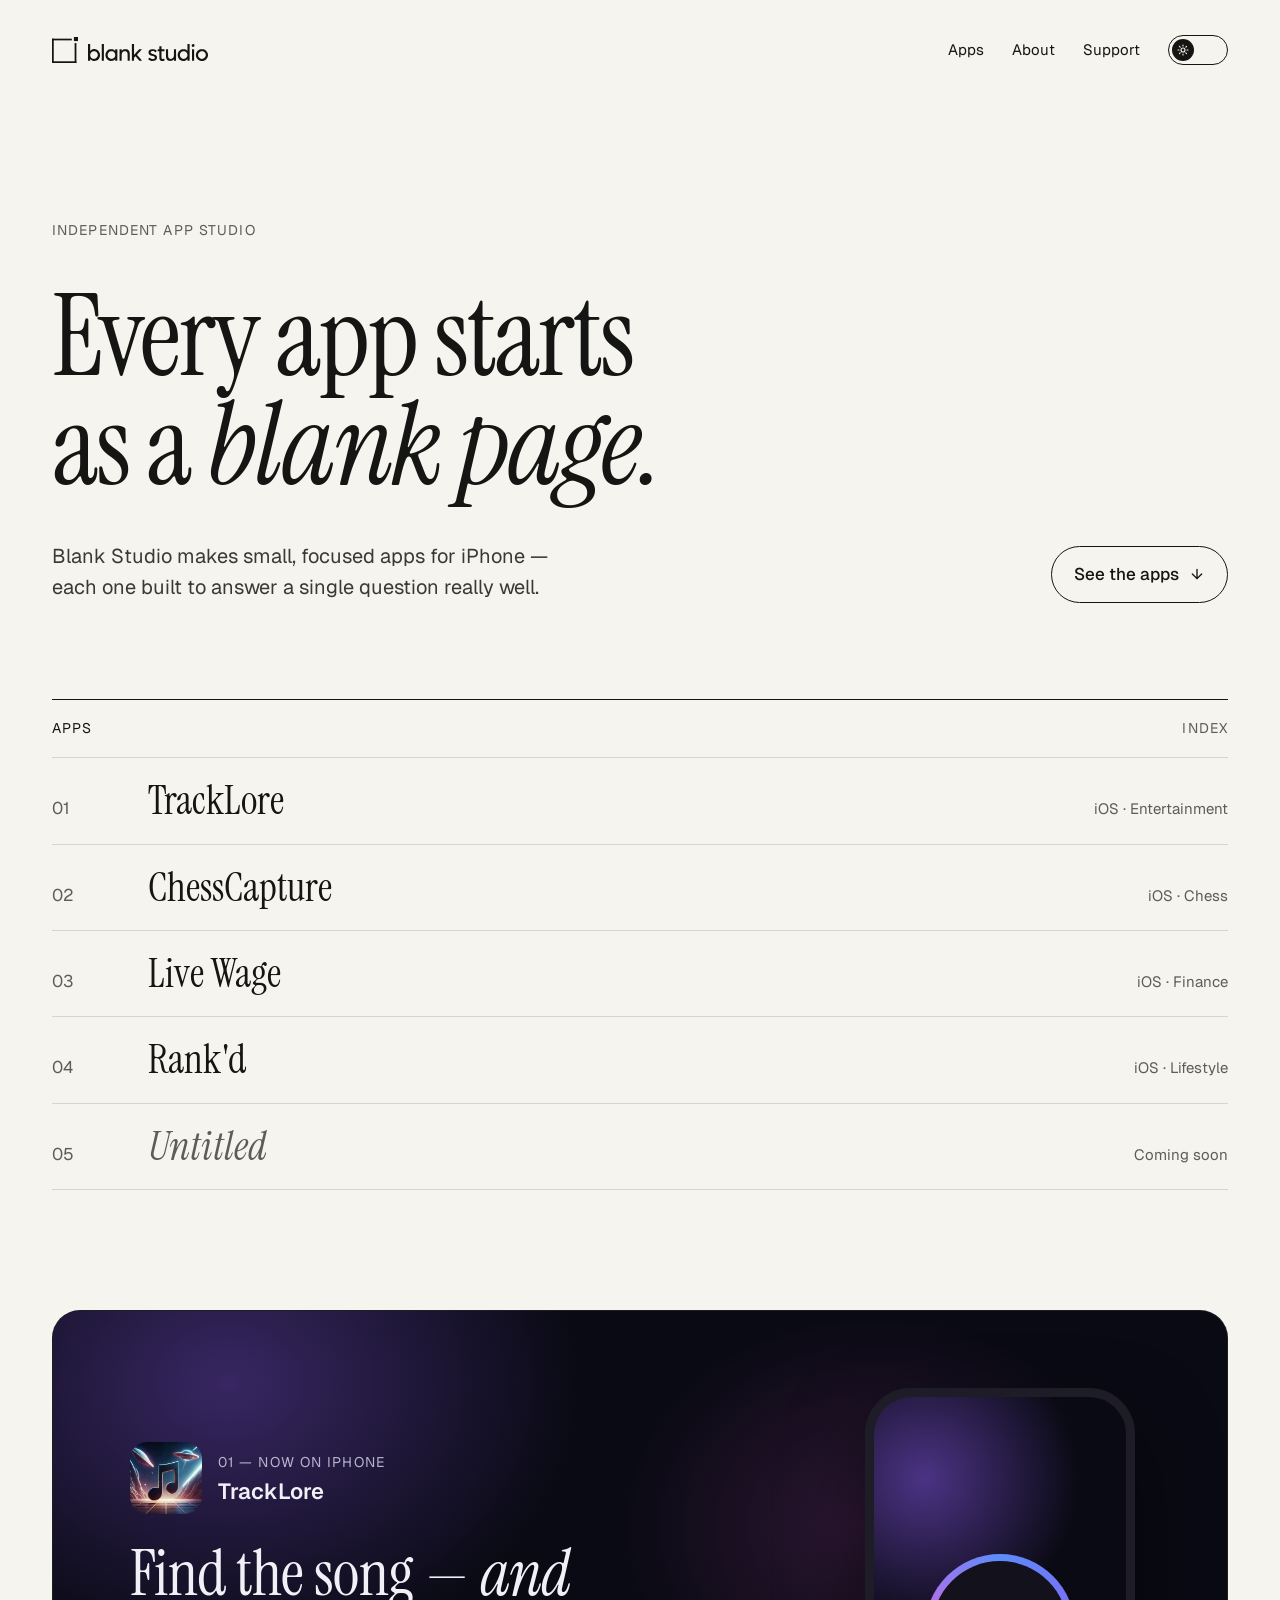
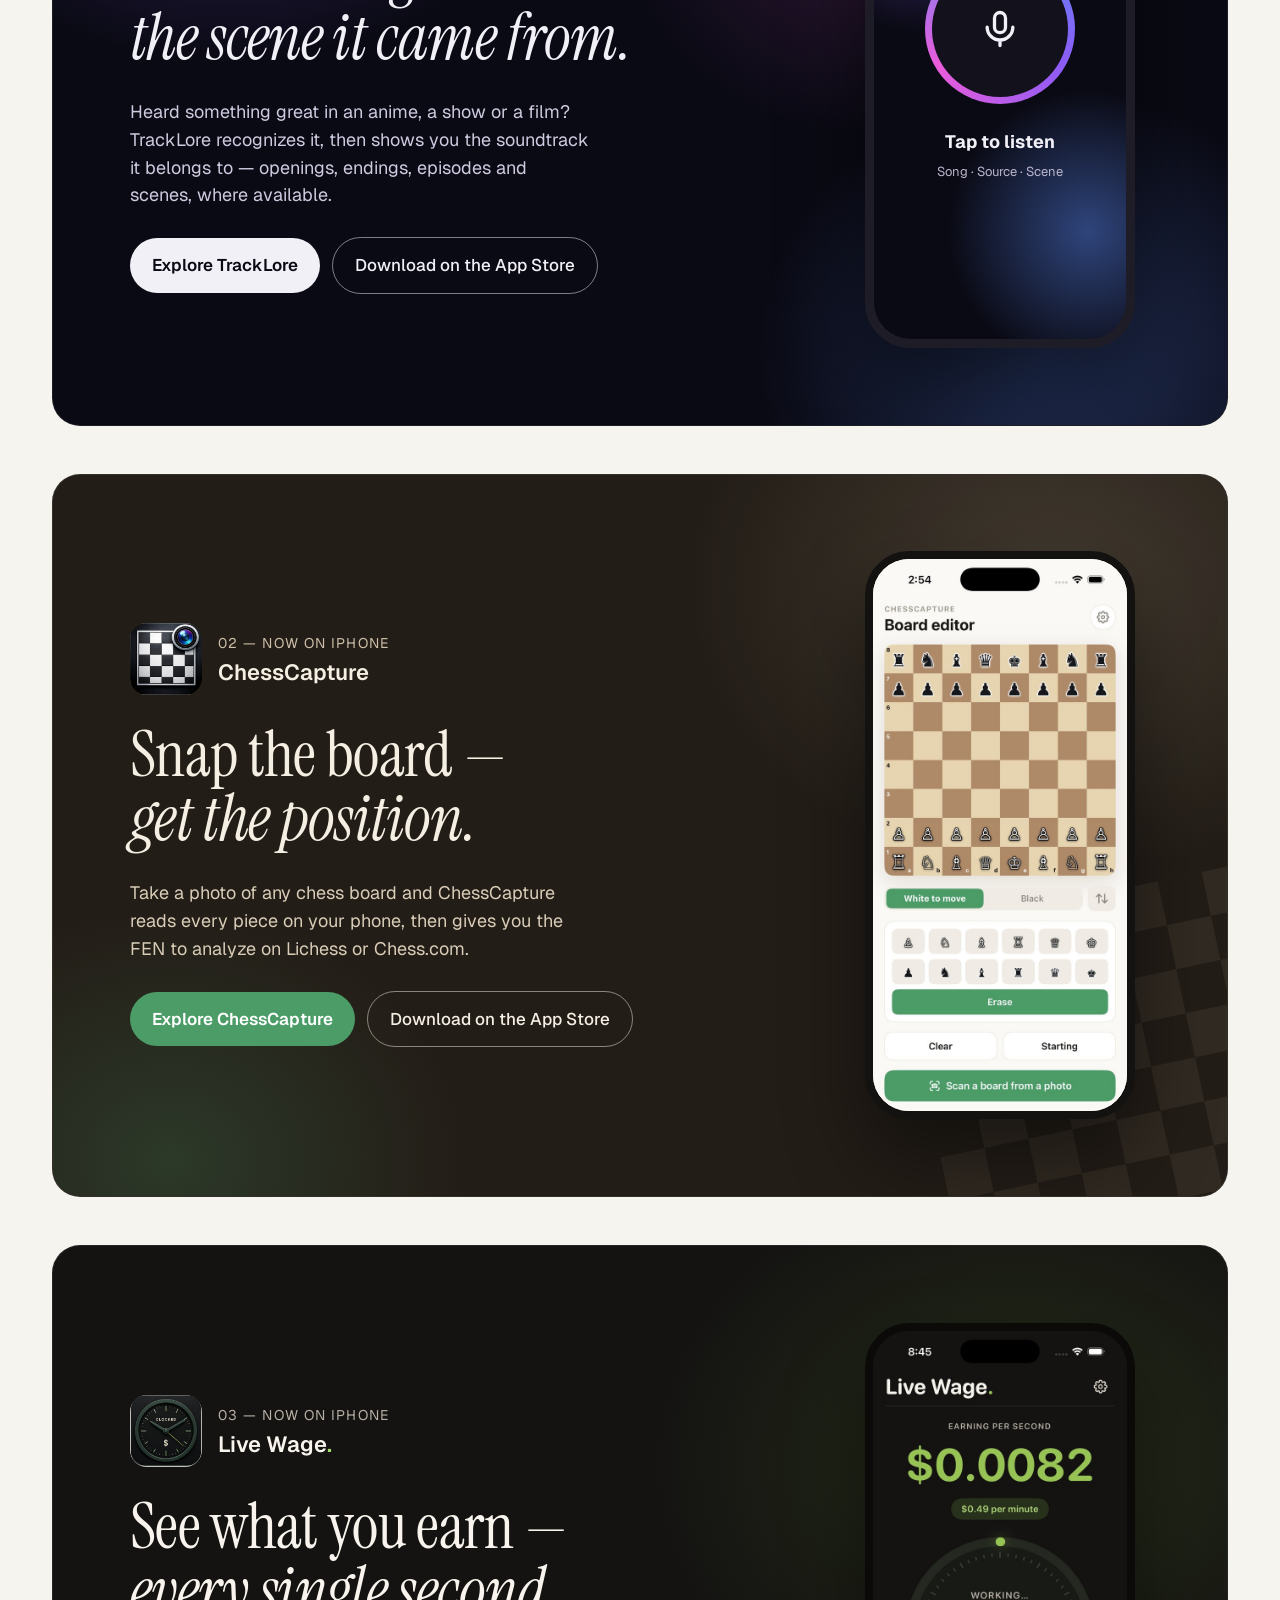
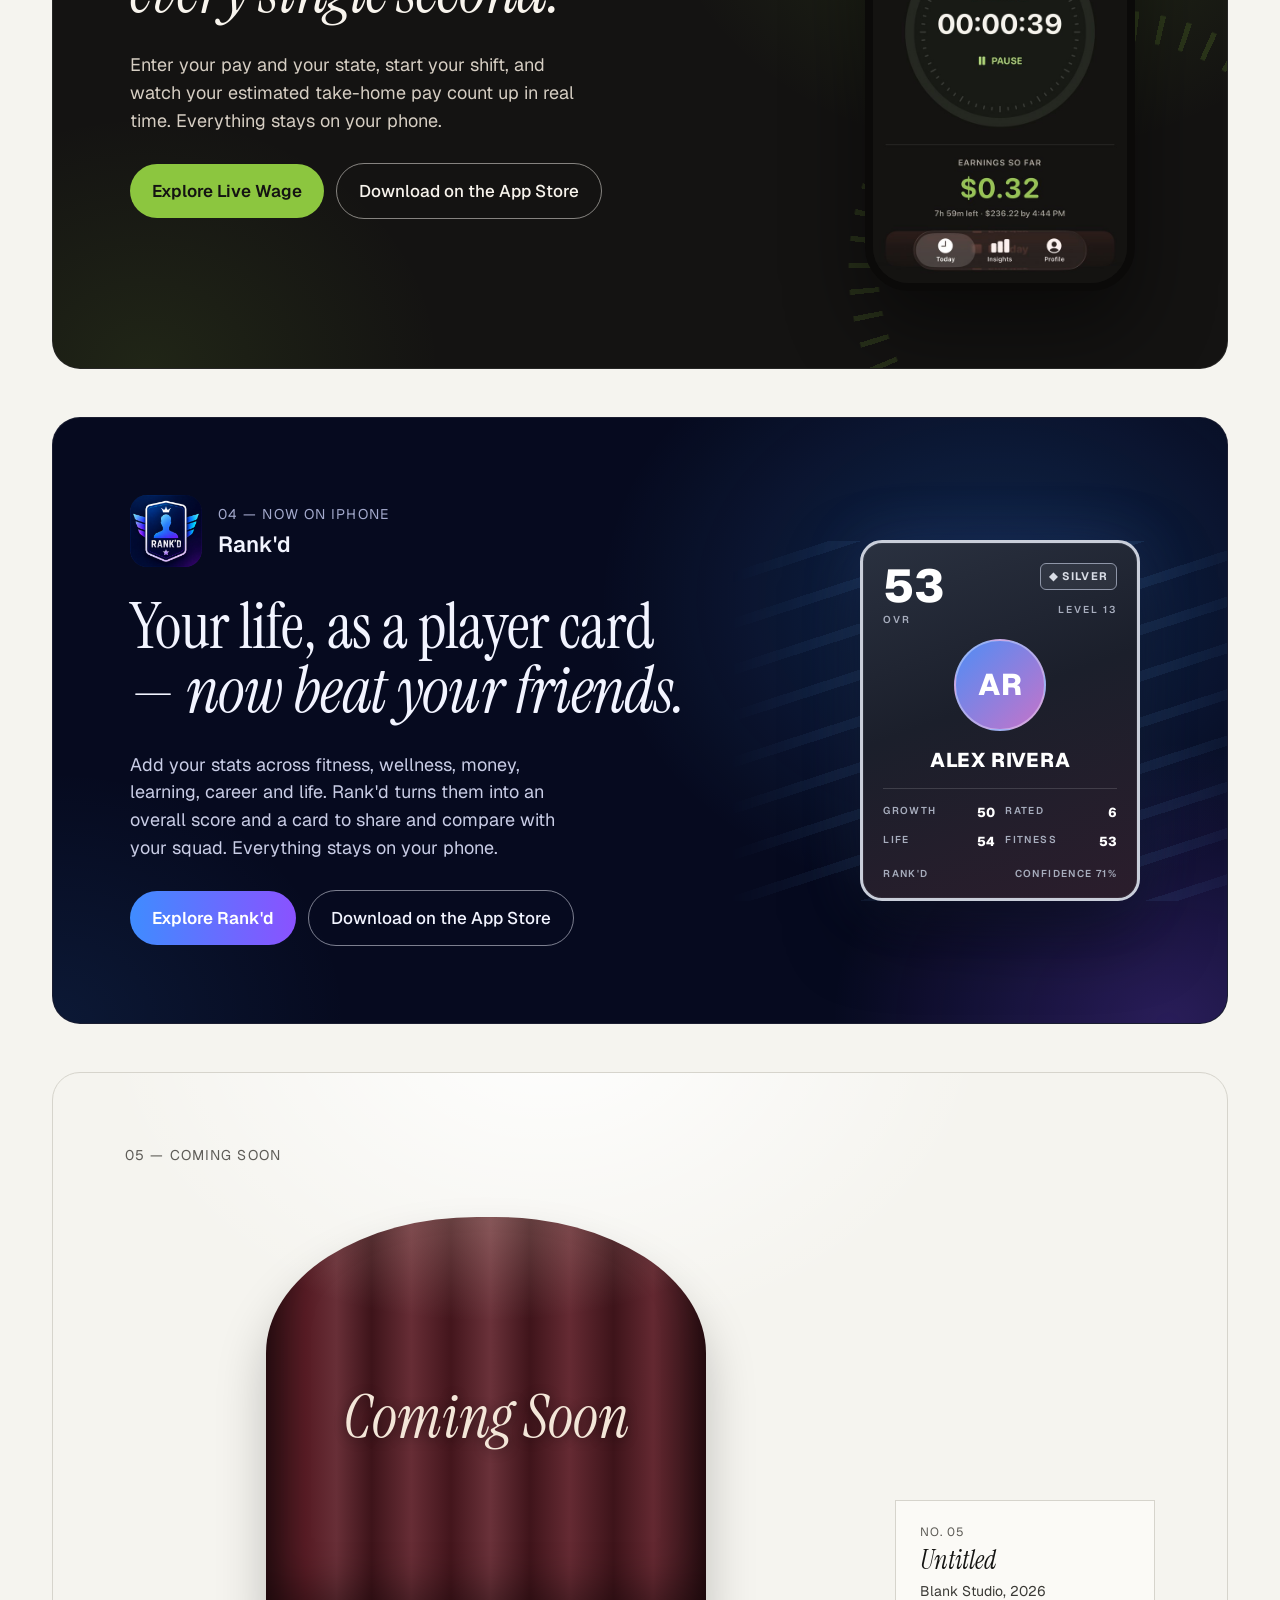
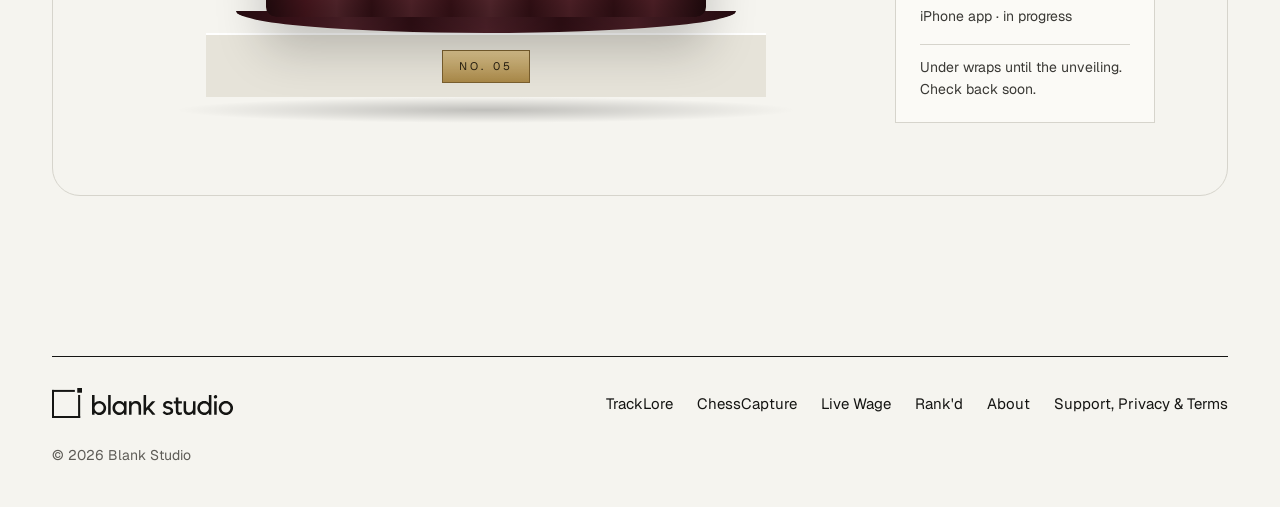
<file: index.html>
<!doctype html>
<html lang="en">
<head>
  <meta charset="utf-8">
  <meta name="viewport" content="width=device-width, initial-scale=1">
  <title>Blank Studio — Small, focused apps for iPhone</title>
  <meta name="description" content="Blank Studio is an independent app studio making small, focused apps for iPhone, including TrackLore, ChessCapture, Live Wage and Rank'd.">
  <meta property="og:title" content="Blank Studio">
  <meta property="og:description" content="Small, focused apps for iPhone.">
  <link rel="icon" href="images/favicon.svg" type="image/svg+xml">
  <link rel="apple-touch-icon" href="images/apple-touch-icon.png">
  <meta property="og:site_name" content="Blank Studio">
  <meta property="og:image" content="https://blankstudio91.github.io/images/og-image.png">
  <meta name="twitter:card" content="summary_large_image">
  <script>(function(){try{var t=localStorage.getItem('theme');if(!t){t=window.matchMedia('(prefers-color-scheme: dark)').matches?'dark':'light';}document.documentElement.setAttribute('data-theme',t);}catch(e){}})();</script>
  <link rel="preconnect" href="https://fonts.googleapis.com">
  <link rel="preconnect" href="https://fonts.gstatic.com" crossorigin>
  <link href="https://fonts.googleapis.com/css2?family=Instrument+Serif:ital@0;1&family=Geist:wght@400;500;600&display=swap" rel="stylesheet">
  <link rel="stylesheet" href="css/styles.css">
</head>
<body>
  <a class="skip-link" href="#main">Skip to content</a>

  <header class="wrap site-header">
    <a class="brand" href="index.html" aria-label="Blank Studio home">
      <img class="logo-mark" src="images/logo-mark.svg" alt="" width="26" height="26">
      <img class="logo-word" src="images/logo-wordmark.svg" alt="" width="120" height="17">
    </a>
    <nav class="nav" aria-label="Main">
      <a href="#apps">Apps</a>
      <a href="about.html">About</a>
      <a href="support.html">Support</a>
    </nav>
    <button class="theme-toggle" type="button" aria-label="Dark mode" aria-pressed="false">
      <span class="track">
        <span class="knob">
          <svg class="icon-sun" width="12" height="12" viewBox="0 0 24 24" fill="none" stroke="currentColor" stroke-width="2.2" stroke-linecap="round" aria-hidden="true"><circle cx="12" cy="12" r="4"/><path d="M12 2v2M12 20v2M4.9 4.9l1.4 1.4M17.7 17.7l1.4 1.4M2 12h2M20 12h2M4.9 19.1l1.4-1.4M17.7 6.3l1.4-1.4"/></svg>
          <svg class="icon-moon" width="12" height="12" viewBox="0 0 24 24" fill="none" stroke="currentColor" stroke-width="2.2" stroke-linecap="round" stroke-linejoin="round" aria-hidden="true"><path d="M20 14.5A8 8 0 1 1 9.5 4a6.5 6.5 0 0 0 10.5 10.5z"/></svg>
        </span>
      </span>
    </button>
  </header>

  <main id="main">
    <section class="wrap hero">
      <p class="eyebrow">Independent app studio</p>
      <h1 class="serif">Every app starts as a <em>blank page.</em></h1>
      <div class="hero-foot">
        <p class="lede">Blank Studio makes small, focused apps for iPhone — each one built to answer a single question really well.</p>
        <a class="btn btn-outline" href="#apps">See the apps
          <svg width="16" height="16" viewBox="0 0 24 24" fill="none" stroke="currentColor" stroke-width="2" stroke-linecap="round" aria-hidden="true"><path d="M12 5v14M5 12l7 7 7-7"/></svg>
        </a>
      </div>
    </section>

    <!-- ===== Apps index: add one row per app ===== -->
    <section id="apps" class="wrap" aria-label="Apps">
      <div class="index-head"><span>Apps</span><span class="muted">Index</span></div>
      <a class="index-row" href="tracklore.html">
        <span class="num">01</span>
        <span class="name">TrackLore</span>
        <span class="meta">iOS · Entertainment</span>
      </a>
      <a class="index-row" href="chesscapture.html">
        <span class="num">02</span>
        <span class="name">ChessCapture</span>
        <span class="meta">iOS · Chess</span>
      </a>
      <a class="index-row" href="livewage.html">
        <span class="num">03</span>
        <span class="name">Live Wage</span>
        <span class="meta">iOS · Finance</span>
      </a>
      <a class="index-row" href="rankd.html">
        <span class="num">04</span>
        <span class="name">Rank'd</span>
        <span class="meta">iOS · Lifestyle</span>
      </a>
      <a class="index-row is-upcoming" href="#exhibit-05">
        <span class="num">05</span>
        <span class="name">Untitled</span>
        <span class="meta">Coming soon</span>
      </a>
    </section>

    <!-- ===== App 01: TrackLore ===== -->
    <section class="wrap section" style="margin-top: 120px" aria-labelledby="tl-heading">
      <div class="tl-panel">
        <div class="aurora" aria-hidden="true"></div>
        <div class="tl-copy">
          <div class="tl-id">
            <img src="images/tracklore-icon.jpg" alt="TrackLore app icon" width="72" height="72">
            <div>
              <span class="label">01 — Now on iPhone</span>
              <span class="title">TrackLore</span>
            </div>
          </div>
          <h2 id="tl-heading" class="serif">Find the song — <em>and the scene it came from.</em></h2>
          <p>Heard something great in an anime, a show or a film? TrackLore recognizes it, then shows you the soundtrack it belongs to — openings, endings, episodes and scenes, where available.</p>
          <div class="btn-row">
            <a class="btn btn-light" href="tracklore.html">Explore TrackLore</a>
            <a class="btn btn-ghost-light" href="https://apps.apple.com/us/app/tracklore/id6747784234">Download on the App Store</a>
          </div>
        </div>
        <div class="tl-phones">
          <div class="phone is-large" role="img" aria-label="TrackLore listening screen">
            <div class="mic-ring" style="width: 150px; height: 150px"><span>
              <svg width="44" height="44" viewBox="0 0 24 24" fill="none" stroke="#F2F0F7" stroke-width="1.8" stroke-linecap="round" stroke-linejoin="round" aria-hidden="true"><rect x="9" y="3" width="6" height="11" rx="3"/><path d="M5 11a7 7 0 0 0 14 0M12 18v3"/></svg>
            </span></div>
            <div class="caption"><strong>Tap to listen</strong><small>Song · Source · Scene</small></div>
          </div>
        </div>
      </div>
    </section>

    <!-- ===== App 02: ChessCapture ===== -->
    <section class="wrap" style="margin-top: 48px" aria-labelledby="cc-heading">
      <div class="cc-panel">
        <div class="board-glow" aria-hidden="true"></div>
        <div class="board-pattern" aria-hidden="true"></div>
        <div class="tl-copy">
          <div class="tl-id">
            <img src="images/chesscapture-icon.jpg" alt="ChessCapture app icon" width="72" height="72">
            <div>
              <span class="label">02 — Now on iPhone</span>
              <span class="title">ChessCapture</span>
            </div>
          </div>
          <h2 id="cc-heading" class="serif">Snap the board — <em>get the position.</em></h2>
          <p>Take a photo of any chess board and ChessCapture reads every piece on your phone, then gives you the FEN to analyze on Lichess or Chess.com.</p>
          <div class="btn-row">
            <a class="btn btn-cc" href="chesscapture.html">Explore ChessCapture</a>
            <!-- TODO: replace # with the ChessCapture App Store link -->
            <a class="btn btn-ghost-cream" href="#">Download on the App Store</a>
          </div>
        </div>
        <div class="tl-phones">
          <div class="phone-shot" style="width: 270px">
            <img src="images/chesscapture-editor.jpg" alt="ChessCapture board editor showing the starting position" width="600" height="1304">
          </div>
        </div>
      </div>
    </section>

    <!-- ===== App 03: Live Wage ===== -->
    <section class="wrap" style="margin-top: 48px" aria-labelledby="lw-heading">
      <div class="lw-panel">
        <div class="lw-glow" aria-hidden="true"></div>
        <div class="lw-ticks" aria-hidden="true"></div>
        <div class="tl-copy">
          <div class="tl-id">
            <img src="images/livewage-icon.jpg" alt="Live Wage app icon" width="72" height="72">
            <div>
              <span class="label">03 — Now on iPhone</span>
              <span class="title">Live Wage<span class="lw-green">.</span></span>
            </div>
          </div>
          <h2 id="lw-heading" class="serif">See what you earn — <em>every single second.</em></h2>
          <p>Enter your pay and your state, start your shift, and watch your estimated take-home pay count up in real time. Everything stays on your phone.</p>
          <div class="btn-row">
            <a class="btn btn-lw" href="livewage.html">Explore Live Wage</a>
            <!-- TODO: replace # with the Live Wage App Store link -->
            <a class="btn btn-ghost-warm" href="#">Download on the App Store</a>
          </div>
        </div>
        <div class="tl-phones">
          <div class="phone-shot" style="width: 270px">
            <img src="images/livewage-today.jpg" alt="Live Wage Today screen showing earnings per second and a running shift timer" width="600" height="1304">
          </div>
        </div>
      </div>
    </section>

    <!-- ===== App 04: Rank'd ===== -->
    <section class="wrap" style="margin-top: 48px" aria-labelledby="rk-heading">
      <div class="rk-panel">
        <div class="rk-glow" aria-hidden="true"></div>
        <div class="rk-wings" aria-hidden="true"></div>
        <div class="tl-copy">
          <div class="tl-id">
            <img src="images/rankd-icon.jpg" alt="Rank'd app icon" width="72" height="72">
            <div>
              <span class="label">04 — Now on iPhone</span>
              <span class="title">Rank'd</span>
            </div>
          </div>
          <h2 id="rk-heading" class="serif">Your life, as a player card — <em>now beat your friends.</em></h2>
          <p>Add your stats across fitness, wellness, money, learning, career and life. Rank'd turns them into an overall score and a card to share and compare with your squad. Everything stays on your phone.</p>
          <div class="btn-row">
            <a class="btn btn-rk" href="rankd.html">Explore Rank'd</a>
            <!-- TODO: replace # with the Rank'd App Store link -->
            <a class="btn btn-ghost-rk" href="#">Download on the App Store</a>
          </div>
        </div>
        <div class="tl-phones">
          <div class="rk-card" role="img" aria-label="Example Rank'd Life Card: 53 overall, Silver tier, level 13">
            <div class="top">
              <div class="ovr"><b>53</b><span>OVR</span></div>
              <div class="tier"><span class="badge">◆ SILVER</span><span class="lvl">LEVEL 13</span></div>
            </div>
            <div class="avatar">AR</div>
            <div class="who">ALEX RIVERA</div>
            <dl>
              <dt>GROWTH</dt><dd>50</dd><dt>RATED</dt><dd>6</dd>
              <dt>LIFE</dt><dd>54</dd><dt>FITNESS</dt><dd>53</dd>
            </dl>
            <div class="foot"><span>RANK'D</span><span>CONFIDENCE 71%</span></div>
          </div>
        </div>
      </div>
    </section>

    <!-- ===== App 05: Coming soon (replace with a full section like TrackLore's when it launches) ===== -->
    <section id="exhibit-05" class="wrap" style="margin-top: 48px" aria-label="Coming soon">
      <div class="exhibit">
        <span class="eyebrow exhibit-tag">05 — Coming soon</span>
        <div class="exhibit-stage">
          <div class="velvet" role="img" aria-label="A covered exhibit draped in velvet, labelled Coming Soon"><span>Coming Soon</span></div>
          <div class="velvet-hem" aria-hidden="true"></div>
          <div class="plinth"><span class="plaque">No. 05</span></div>
          <div class="floor-shadow" aria-hidden="true"></div>
        </div>
        <aside class="wall-label" aria-label="Exhibit label">
          <span class="eyebrow" style="font-size: 12px">No. 05</span>
          <span class="title">Untitled</span>
          <span>Blank Studio, 2026</span>
          <span>iPhone app · in progress</span>
          <span class="note">Under wraps until the unveiling. Check back soon.</span>
        </aside>
      </div>
    </section>
  </main>

  <footer class="wrap site-footer">
    <div class="footer-row">
      <a class="brand footer-brand" href="index.html" aria-label="Blank Studio home">
        <img class="logo-mark" src="images/logo-mark.svg" alt="" width="26" height="26">
        <img class="logo-word" src="images/logo-wordmark.svg" alt="" width="120" height="17">
      </a>
      <nav class="footer-nav" aria-label="Footer">
        <a href="tracklore.html">TrackLore</a>
        <a href="chesscapture.html">ChessCapture</a>
        <a href="livewage.html">Live Wage</a>
        <a href="rankd.html">Rank'd</a>
        <a href="about.html">About</a>
        <a href="support.html">Support, Privacy &amp; Terms</a>
      </nav>
    </div>
    <span class="copyright">© 2026 Blank Studio</span>
  </footer>

  <script src="js/theme.js"></script>
</body>
</html>
</file>
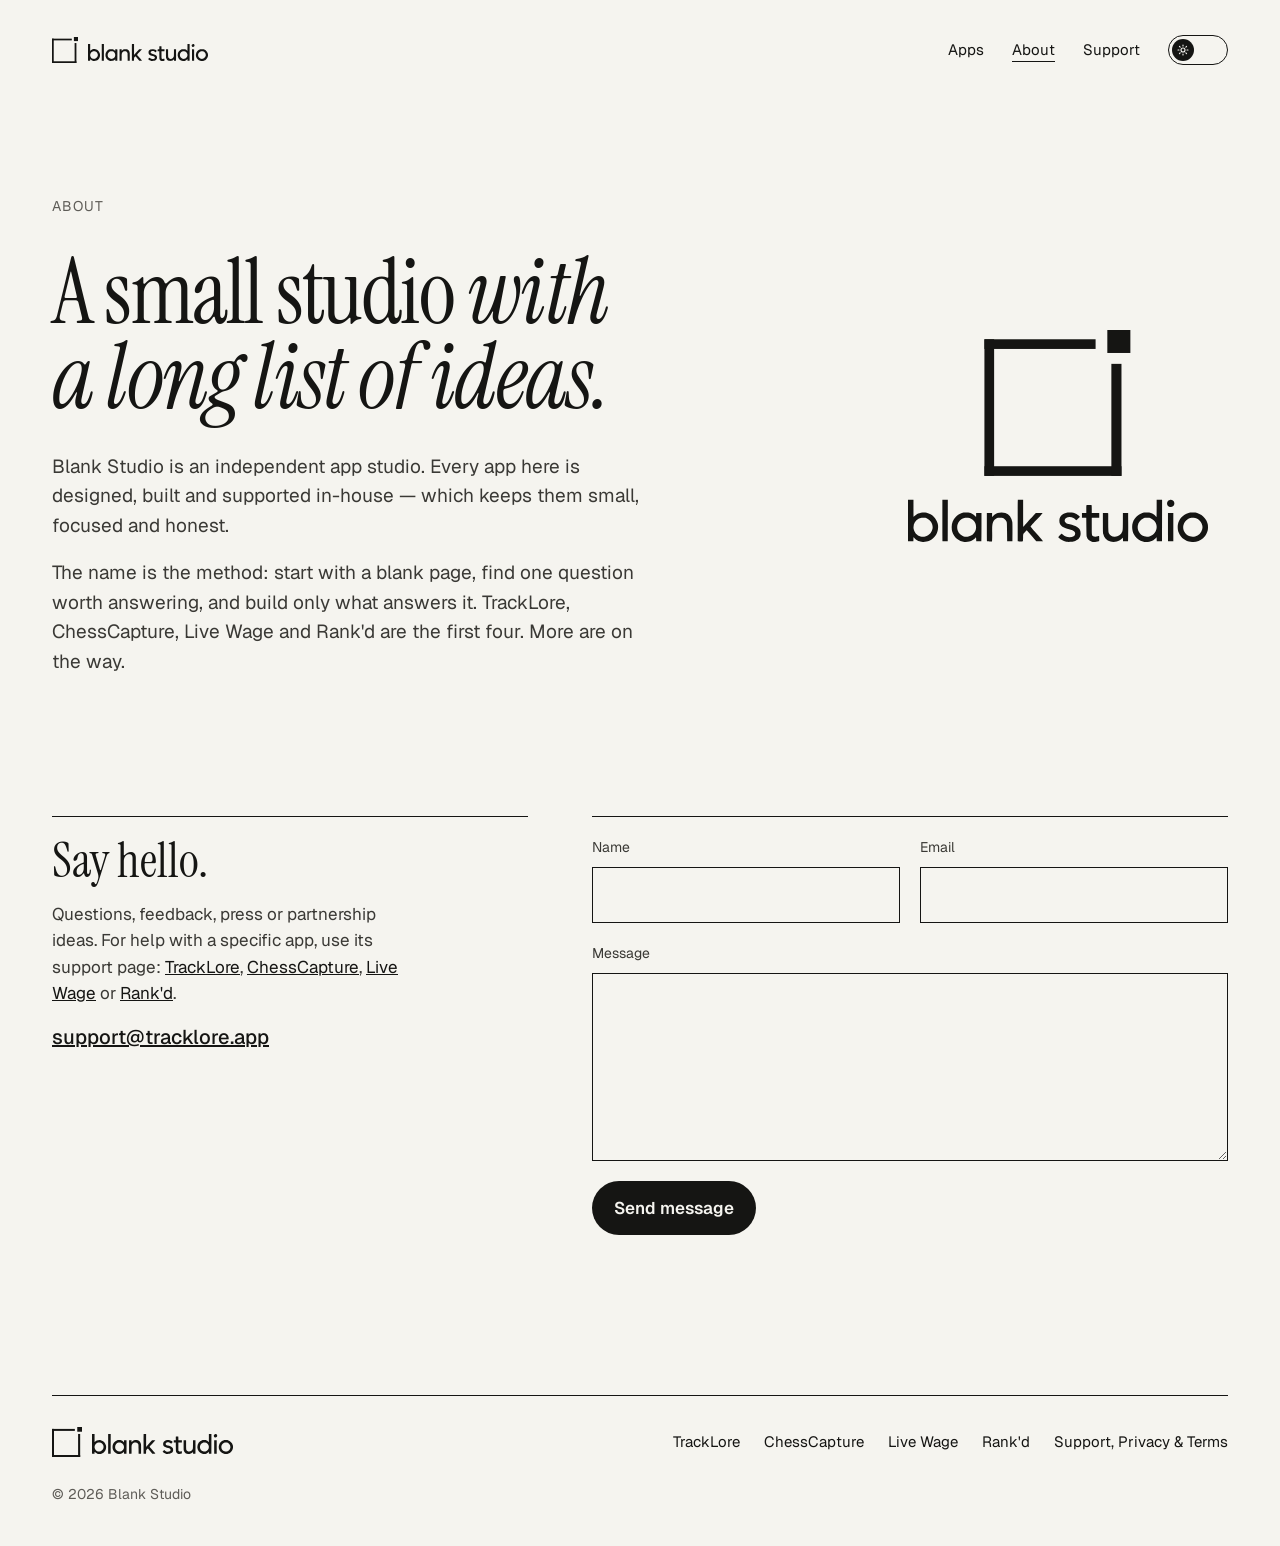
<file: about.html>
<!doctype html>
<html lang="en">
<head>
  <meta charset="utf-8">
  <meta name="viewport" content="width=device-width, initial-scale=1">
  <title>About — Blank Studio</title>
  <meta name="description" content="Blank Studio is an independent app studio making small, focused apps for iPhone.">
  <link rel="icon" href="images/favicon.svg" type="image/svg+xml">
  <link rel="apple-touch-icon" href="images/apple-touch-icon.png">
  <meta property="og:site_name" content="Blank Studio">
  <meta property="og:image" content="https://blankstudio91.github.io/images/og-image.png">
  <meta name="twitter:card" content="summary_large_image">
  <script>(function(){try{var t=localStorage.getItem('theme');if(!t){t=window.matchMedia('(prefers-color-scheme: dark)').matches?'dark':'light';}document.documentElement.setAttribute('data-theme',t);}catch(e){}})();</script>
  <link rel="preconnect" href="https://fonts.googleapis.com">
  <link rel="preconnect" href="https://fonts.gstatic.com" crossorigin>
  <link href="https://fonts.googleapis.com/css2?family=Instrument+Serif:ital@0;1&family=Geist:wght@400;500;600&display=swap" rel="stylesheet">
  <link rel="stylesheet" href="css/styles.css">
</head>
<body>
  <a class="skip-link" href="#main">Skip to content</a>

  <header class="wrap site-header">
    <a class="brand" href="index.html" aria-label="Blank Studio home">
      <img class="logo-mark" src="images/logo-mark.svg" alt="" width="26" height="26">
      <img class="logo-word" src="images/logo-wordmark.svg" alt="" width="120" height="17">
    </a>
    <nav class="nav" aria-label="Main">
      <a href="index.html#apps">Apps</a>
      <a href="about.html" aria-current="page">About</a>
      <a href="support.html">Support</a>
    </nav>
    <button class="theme-toggle" type="button" aria-label="Dark mode" aria-pressed="false">
      <span class="track">
        <span class="knob">
          <svg class="icon-sun" width="12" height="12" viewBox="0 0 24 24" fill="none" stroke="currentColor" stroke-width="2.2" stroke-linecap="round" aria-hidden="true"><circle cx="12" cy="12" r="4"/><path d="M12 2v2M12 20v2M4.9 4.9l1.4 1.4M17.7 17.7l1.4 1.4M2 12h2M20 12h2M4.9 19.1l1.4-1.4M17.7 6.3l1.4-1.4"/></svg>
          <svg class="icon-moon" width="12" height="12" viewBox="0 0 24 24" fill="none" stroke="currentColor" stroke-width="2.2" stroke-linecap="round" stroke-linejoin="round" aria-hidden="true"><path d="M20 14.5A8 8 0 1 1 9.5 4a6.5 6.5 0 0 0 10.5 10.5z"/></svg>
        </span>
      </span>
    </button>
  </header>

  <main id="main">
    <section class="wrap about-hero">
      <div class="about-copy">
        <p class="eyebrow">About</p>
        <h1 class="serif">A small studio <em>with a long list of ideas.</em></h1>
        <div class="story">
          <p>Blank Studio is an independent app studio. Every app here is designed, built and supported in-house — which keeps them small, focused and honest.</p>
          <p>The name is the method: start with a blank page, find one question worth answering, and build only what answers it. TrackLore, ChessCapture, Live Wage and Rank'd are the first four. More are on the way.</p>
        </div>
      </div>
      <div class="about-logo">
        <img class="logo-full" src="images/logo.svg" alt="Blank Studio logo" width="300" height="213">
      </div>
    </section>

    <section class="wrap section contact" aria-labelledby="contact-heading">
      <div class="contact-intro">
        <h2 id="contact-heading" class="serif">Say hello.</h2>
        <p>Questions, feedback, press or partnership ideas. For help with a specific app, use its support page: <a href="support.html">TrackLore</a>, <a href="chesscapture-support.html">ChessCapture</a>, <a href="livewage-support.html">Live Wage</a> or <a href="rankd-support.html">Rank'd</a>.</p>
        <a class="email" href="mailto:support@tracklore.app">support@tracklore.app</a>
      </div>
      <!--
        VISUAL ONLY for now: submitting does nothing.
        To make it work later: create a free form at formspree.io with the business email,
        then add  action="https://formspree.io/f/YOUR_FORM_ID" method="POST"  to the <form> tag
        and delete  onsubmit="return false;"
      -->
      <form class="contact-form" onsubmit="return false;">
        <div class="field-row">
          <div class="field">
            <label for="name">Name</label>
            <input id="name" name="name" type="text" autocomplete="name" required>
          </div>
          <div class="field">
            <label for="email">Email</label>
            <input id="email" name="email" type="email" autocomplete="email" required>
          </div>
        </div>
        <div class="field">
          <label for="message">Message</label>
          <textarea id="message" name="message" rows="6" required></textarea>
        </div>
        <button class="btn btn-solid" type="submit">Send message</button>
      </form>
    </section>
  </main>

  <footer class="wrap site-footer">
    <div class="footer-row">
      <a class="brand footer-brand" href="index.html" aria-label="Blank Studio home">
        <img class="logo-mark" src="images/logo-mark.svg" alt="" width="26" height="26">
        <img class="logo-word" src="images/logo-wordmark.svg" alt="" width="120" height="17">
      </a>
      <nav class="footer-nav" aria-label="Footer">
        <a href="tracklore.html">TrackLore</a>
        <a href="chesscapture.html">ChessCapture</a>
        <a href="livewage.html">Live Wage</a>
        <a href="rankd.html">Rank'd</a>
        <a href="support.html">Support, Privacy &amp; Terms</a>
      </nav>
    </div>
    <span class="copyright">© 2026 Blank Studio</span>
  </footer>

  <script src="js/theme.js"></script>
</body>
</html>
</file>
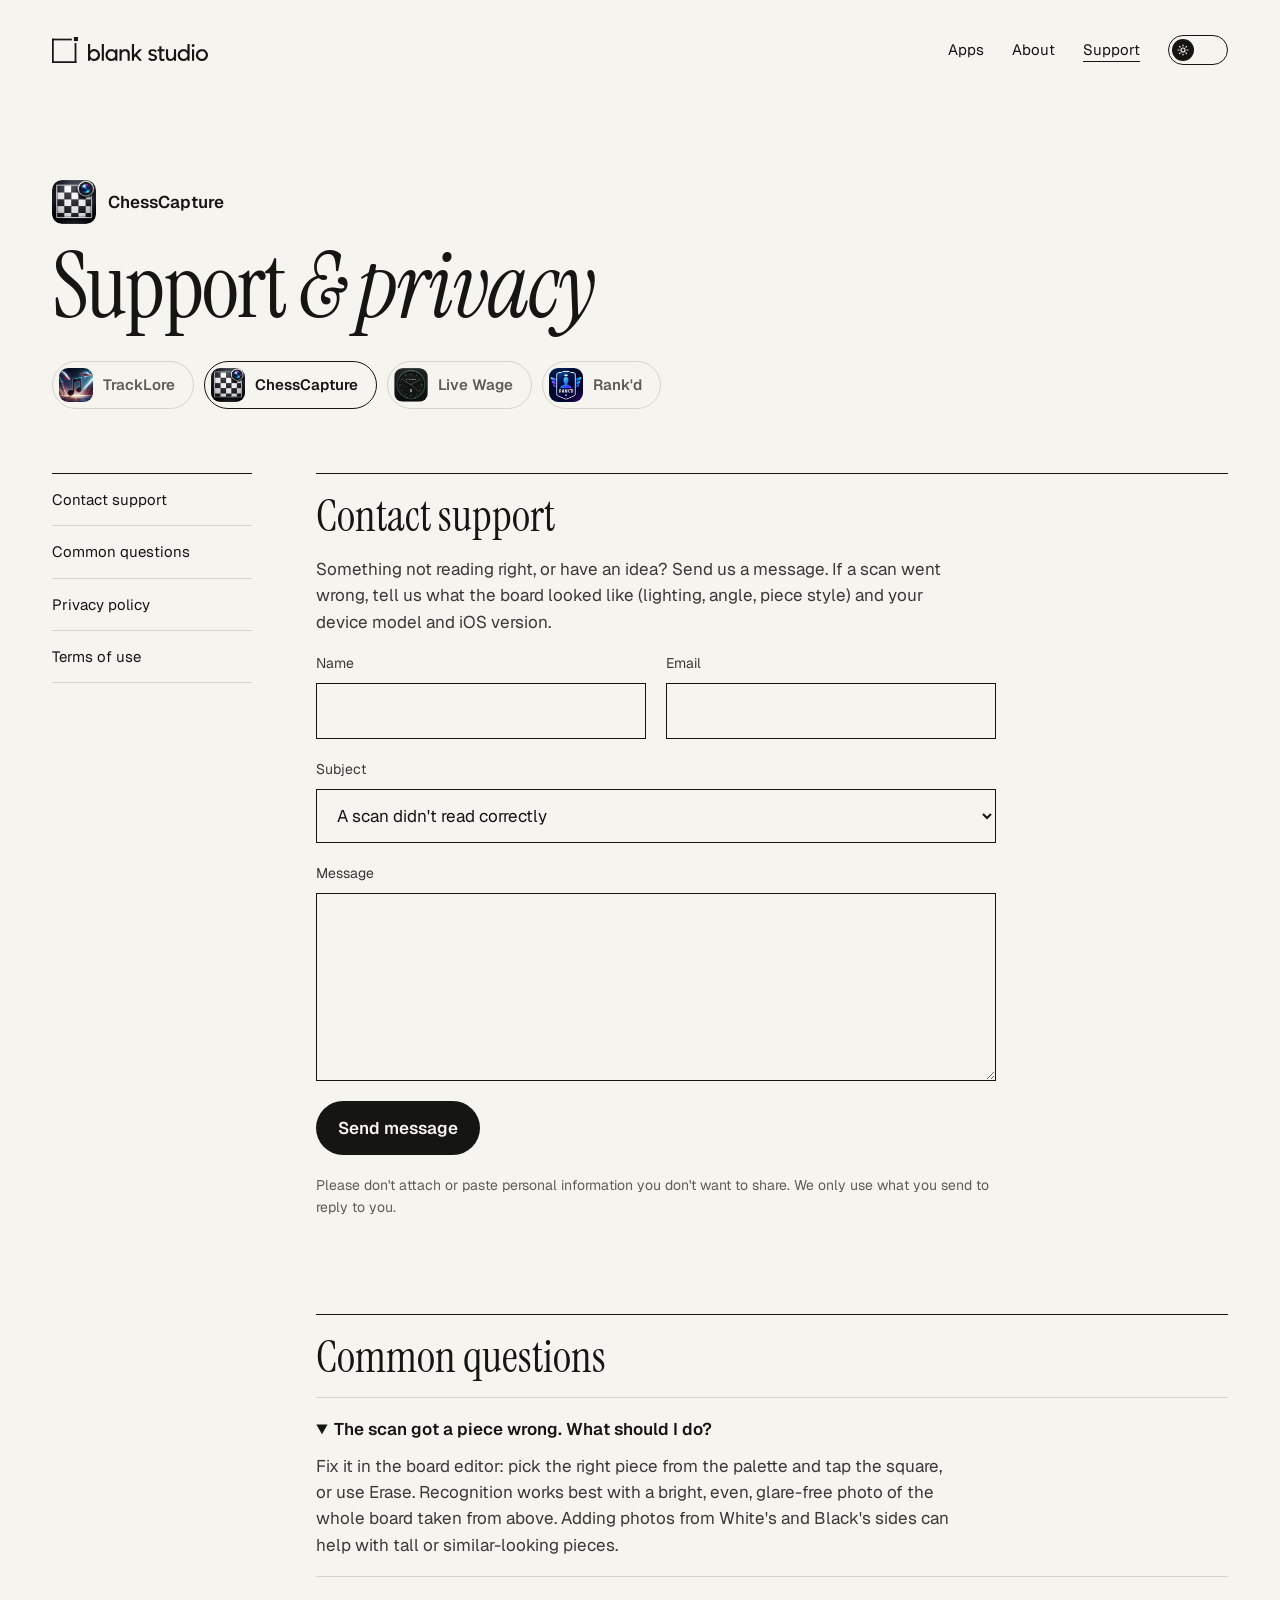
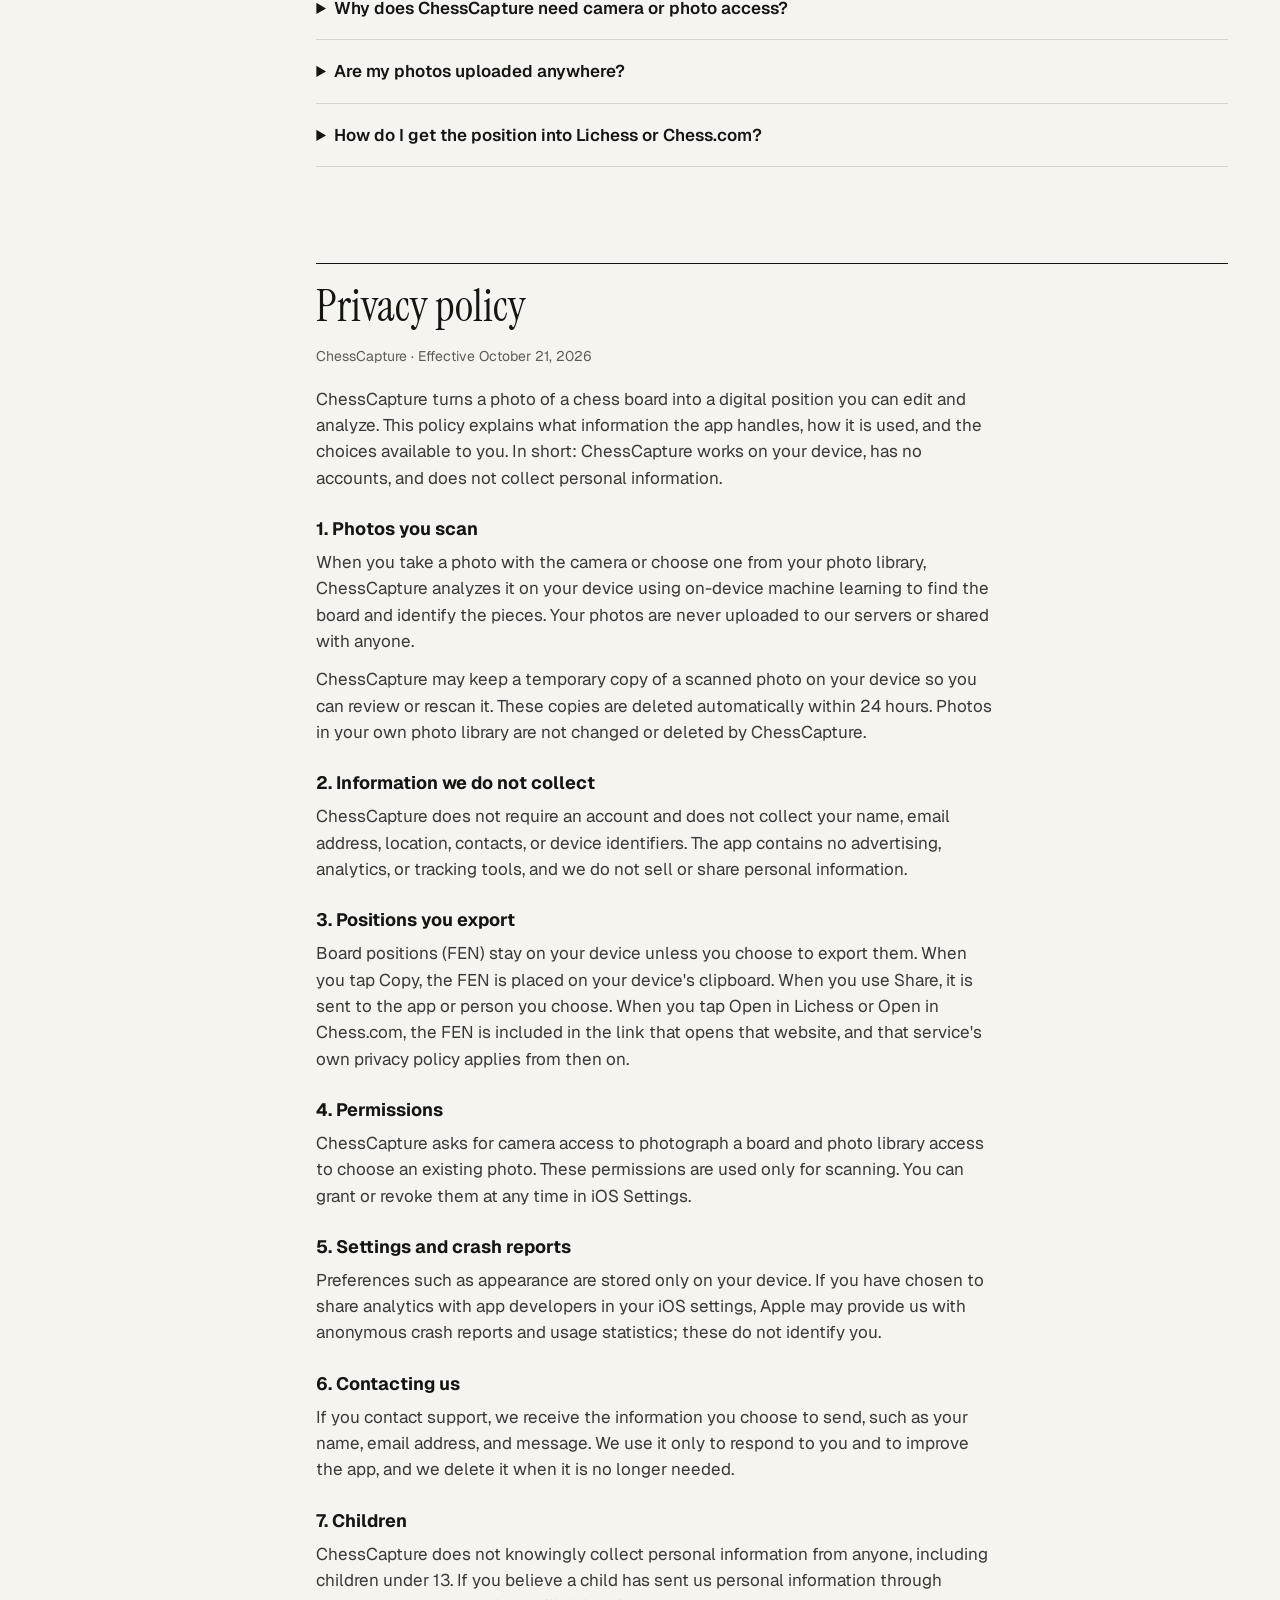
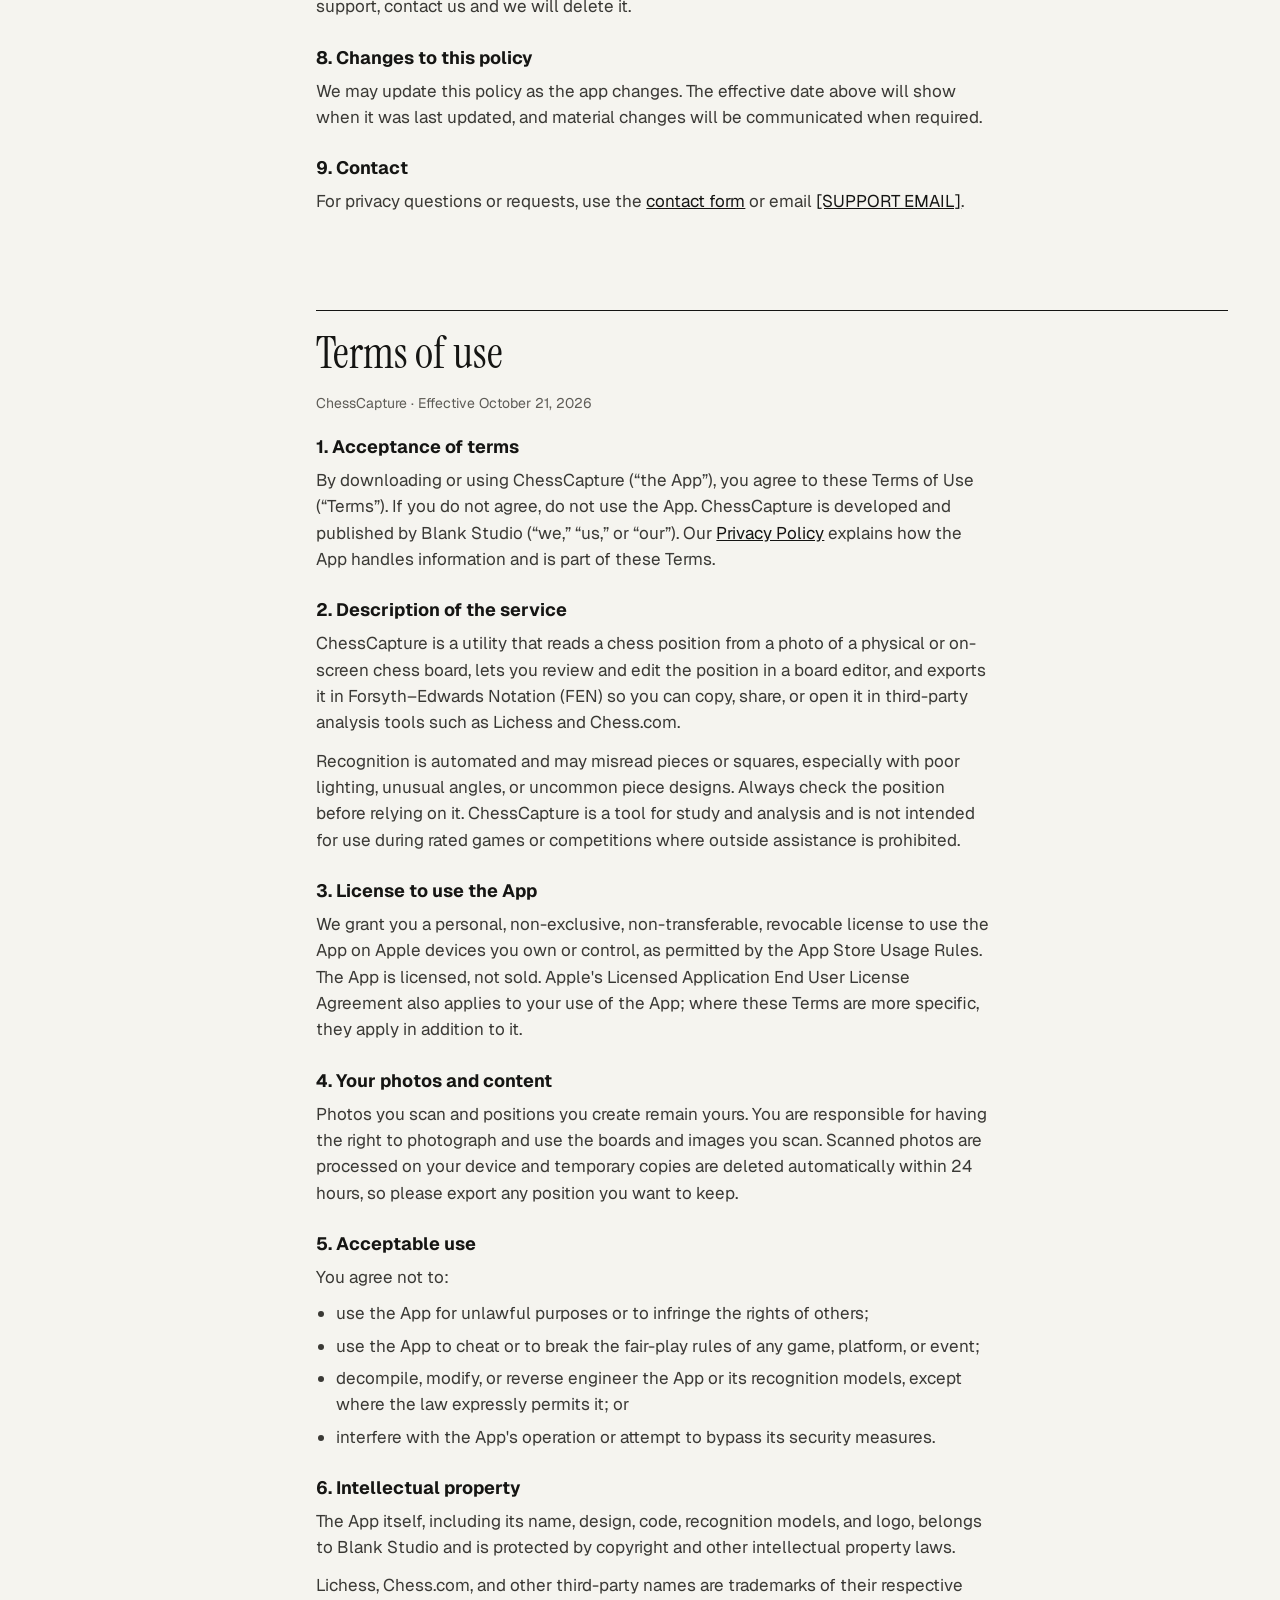
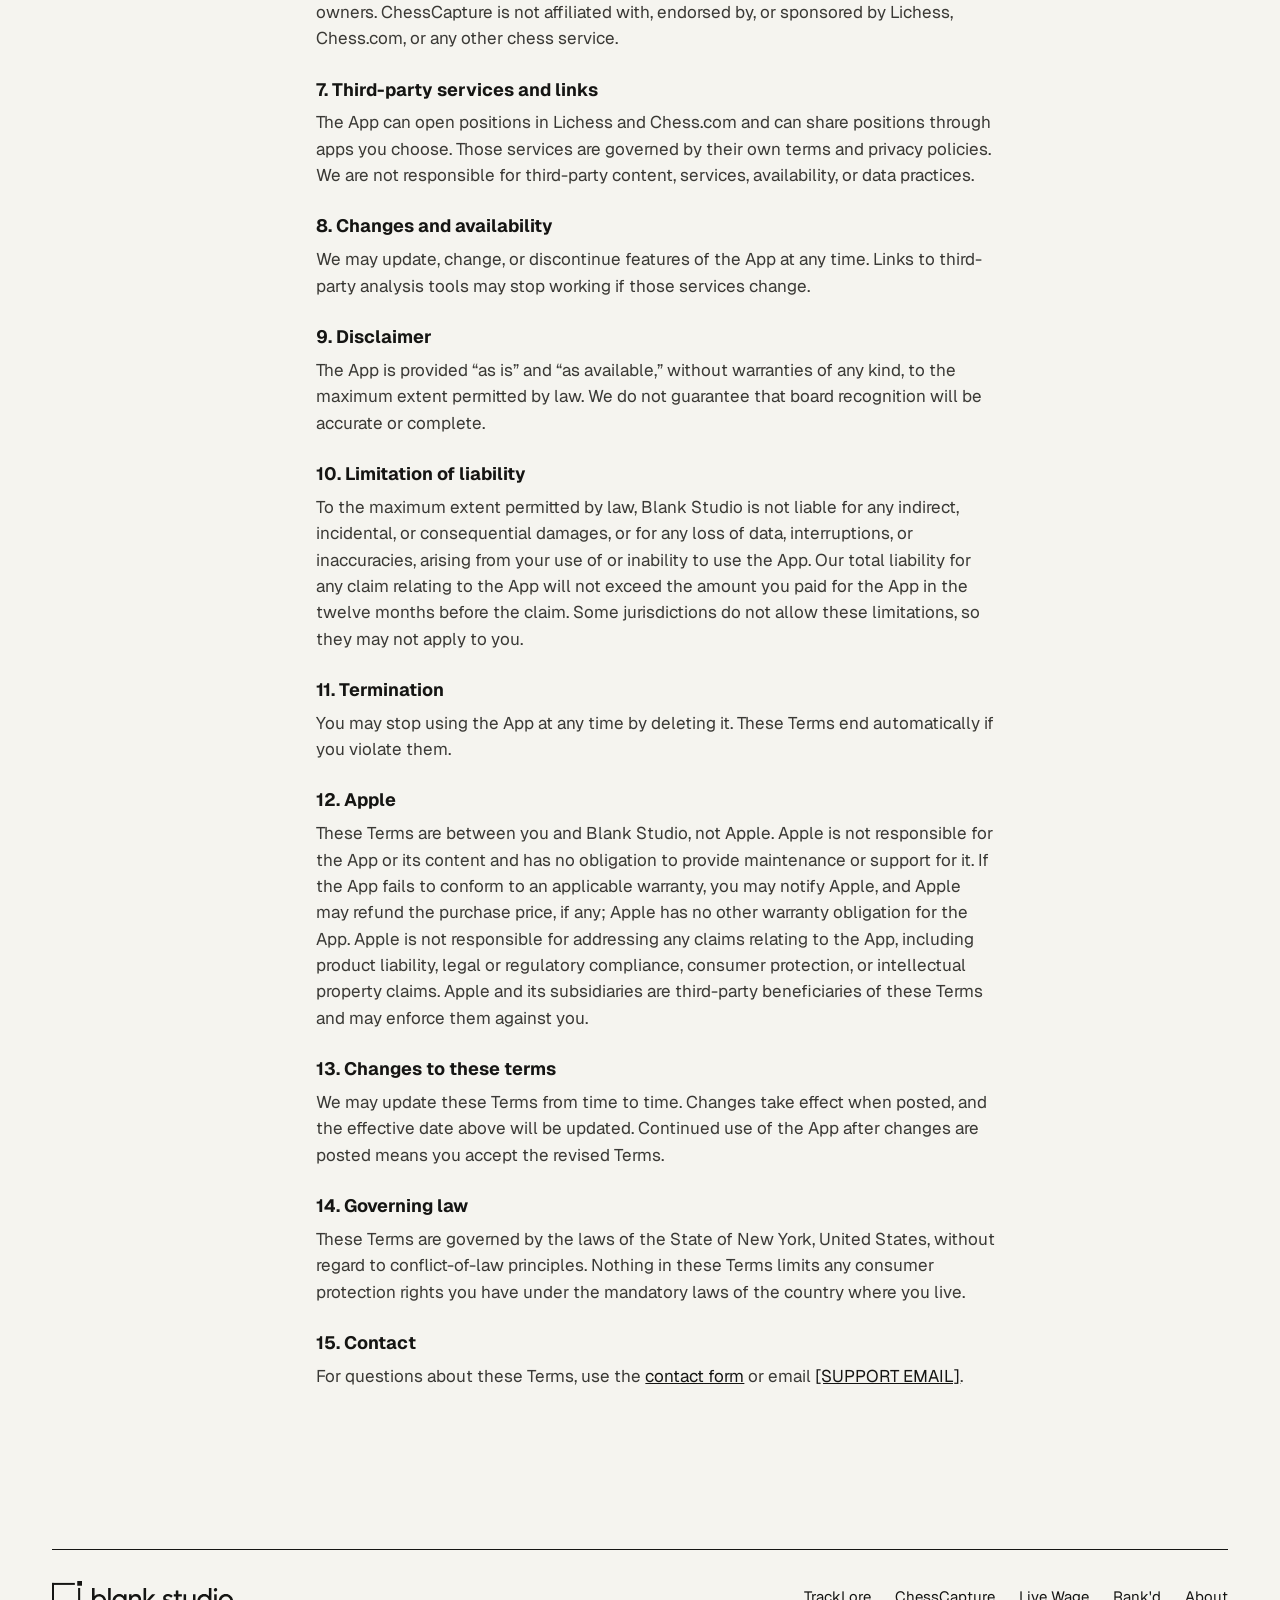
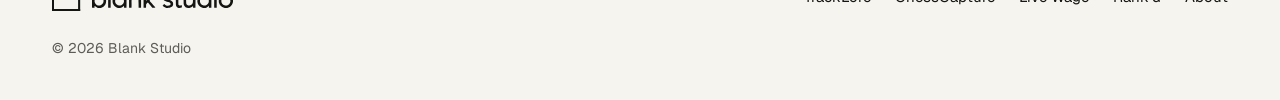
<file: chesscapture-support.html>
<!doctype html>
<html lang="en">
<head>
  <meta charset="utf-8">
  <meta name="viewport" content="width=device-width, initial-scale=1">
  <title>ChessCapture Support, Privacy &amp; Terms — Blank Studio</title>
  <meta name="description" content="Get help with ChessCapture and read its privacy policy and terms of use.">
  <link rel="icon" href="images/favicon.svg" type="image/svg+xml">
  <link rel="apple-touch-icon" href="images/apple-touch-icon.png">
  <meta property="og:site_name" content="Blank Studio">
  <meta property="og:image" content="https://blankstudio91.github.io/images/og-image.png">
  <meta name="twitter:card" content="summary_large_image">
  <script>(function(){try{var t=localStorage.getItem('theme');if(!t){t=window.matchMedia('(prefers-color-scheme: dark)').matches?'dark':'light';}document.documentElement.setAttribute('data-theme',t);}catch(e){}})();</script>
  <link rel="preconnect" href="https://fonts.googleapis.com">
  <link rel="preconnect" href="https://fonts.gstatic.com" crossorigin>
  <link href="https://fonts.googleapis.com/css2?family=Instrument+Serif:ital@0;1&family=Geist:wght@400;500;600&display=swap" rel="stylesheet">
  <link rel="stylesheet" href="css/styles.css">
</head>
<body>
  <a class="skip-link" href="#main">Skip to content</a>

  <header class="wrap site-header">
    <a class="brand" href="index.html" aria-label="Blank Studio home">
      <img class="logo-mark" src="images/logo-mark.svg" alt="" width="26" height="26">
      <img class="logo-word" src="images/logo-wordmark.svg" alt="" width="120" height="17">
    </a>
    <nav class="nav" aria-label="Main">
      <a href="index.html#apps">Apps</a>
      <a href="about.html">About</a>
      <a href="support.html" aria-current="page">Support</a>
    </nav>
    <button class="theme-toggle" type="button" aria-label="Dark mode" aria-pressed="false">
      <span class="track">
        <span class="knob">
          <svg class="icon-sun" width="12" height="12" viewBox="0 0 24 24" fill="none" stroke="currentColor" stroke-width="2.2" stroke-linecap="round" aria-hidden="true"><circle cx="12" cy="12" r="4"/><path d="M12 2v2M12 20v2M4.9 4.9l1.4 1.4M17.7 17.7l1.4 1.4M2 12h2M20 12h2M4.9 19.1l1.4-1.4M17.7 6.3l1.4-1.4"/></svg>
          <svg class="icon-moon" width="12" height="12" viewBox="0 0 24 24" fill="none" stroke="currentColor" stroke-width="2.2" stroke-linecap="round" stroke-linejoin="round" aria-hidden="true"><path d="M20 14.5A8 8 0 1 1 9.5 4a6.5 6.5 0 0 0 10.5 10.5z"/></svg>
        </span>
      </span>
    </button>
  </header>

  <main id="main">
    <section class="wrap support-hero">
      <div>
        <div class="app-chip">
          <img src="images/chesscapture-icon.jpg" alt="" width="44" height="44">
          <span>ChessCapture</span>
        </div>
        <h1 class="serif">Support <em>&amp; privacy</em></h1>
      </div>
      <nav class="app-switch" aria-label="Choose an app">
        <a href="support.html"><img src="images/tracklore-icon.jpg" alt="" width="34" height="34">TrackLore</a>
        <a href="chesscapture-support.html" aria-current="page"><img src="images/chesscapture-icon.jpg" alt="" width="34" height="34">ChessCapture</a>
        <a href="livewage-support.html"><img src="images/livewage-icon.jpg" alt="" width="34" height="34">Live Wage</a>
        <a href="rankd-support.html"><img src="images/rankd-icon.jpg" alt="" width="34" height="34">Rank'd</a>
      </nav>
    </section>

    <div class="wrap support-layout">
      <nav class="toc" aria-label="On this page">
        <a href="#contact">Contact support</a>
        <a href="#faq">Common questions</a>
        <a href="#privacy">Privacy policy</a>
        <a href="#terms">Terms of use</a>
      </nav>

      <div class="support-main">
        <section id="contact" aria-labelledby="contact-h">
          <h2 id="contact-h" class="serif">Contact support</h2>
          <p class="copy">Something not reading right, or have an idea? Send us a message. If a scan went wrong, tell us what the board looked like (lighting, angle, piece style) and your device model and iOS version.</p>
          <!--
            VISUAL ONLY for now: submitting does nothing.
            To make it work later: create a free form at formspree.io with the business email,
            then add  action="https://formspree.io/f/YOUR_FORM_ID" method="POST"  to the <form> tag
            and delete  onsubmit="return false;"
          -->
          <form class="support-form" onsubmit="return false;">
            <input type="hidden" name="app" value="ChessCapture">
            <div class="field-row">
              <div class="field">
                <label for="cc-name">Name</label>
                <input id="cc-name" name="name" type="text" autocomplete="name" required>
              </div>
              <div class="field">
                <label for="cc-email">Email</label>
                <input id="cc-email" name="email" type="email" autocomplete="email" required>
              </div>
            </div>
            <div class="field">
              <label for="cc-subject">Subject</label>
              <select id="cc-subject" name="subject">
                <option>A scan didn't read correctly</option>
                <option>Camera or photo access</option>
                <option>Exporting to Lichess or Chess.com</option>
                <option>Feature idea</option>
                <option>Something else</option>
              </select>
            </div>
            <div class="field">
              <label for="cc-message">Message</label>
              <textarea id="cc-message" name="message" rows="6" required></textarea>
            </div>
            <button class="btn btn-solid" type="submit">Send message</button>
            <p class="form-note">Please don't attach or paste personal information you don't want to share. We only use what you send to reply to you.</p>
          </form>
        </section>

        <section id="faq" aria-labelledby="faq-h">
          <h2 id="faq-h" class="serif">Common questions</h2>
          <div class="faq">
            <details open>
              <summary>The scan got a piece wrong. What should I do?</summary>
              <p>Fix it in the board editor: pick the right piece from the palette and tap the square, or use Erase. Recognition works best with a bright, even, glare-free photo of the whole board taken from above. Adding photos from White's and Black's sides can help with tall or similar-looking pieces.</p>
            </details>
            <details>
              <summary>Why does ChessCapture need camera or photo access?</summary>
              <p>Only to scan a board. You can allow the camera, your photo library, or both, and change this any time in iOS Settings.</p>
            </details>
            <details>
              <summary>Are my photos uploaded anywhere?</summary>
              <p>No. Recognition happens entirely on your iPhone, and the photos ChessCapture keeps are deleted automatically within 24 hours.</p>
            </details>
            <details>
              <summary>How do I get the position into Lichess or Chess.com?</summary>
              <p>After a scan, tap Open in Lichess or Open in Chess.com to open the position in that site's analysis board, or tap Copy and paste the FEN wherever you need it.</p>
            </details>
          </div>
        </section>

        <!-- When the policy changes, update the effective date below. -->
        <section id="privacy" aria-labelledby="privacy-h">
          <h2 id="privacy-h" class="serif">Privacy policy</h2>
          <span class="muted" style="font-size: 14px">ChessCapture · Effective October 21, 2026</span>
          <div class="policy">
            <p>ChessCapture turns a photo of a chess board into a digital position you can edit and analyze. This policy explains what information the app handles, how it is used, and the choices available to you. In short: ChessCapture works on your device, has no accounts, and does not collect personal information.</p>

            <div>
              <h3>1. Photos you scan</h3>
              <p>When you take a photo with the camera or choose one from your photo library, ChessCapture analyzes it on your device using on-device machine learning to find the board and identify the pieces. Your photos are never uploaded to our servers or shared with anyone.</p>
              <p style="margin-top: 12px">ChessCapture may keep a temporary copy of a scanned photo on your device so you can review or rescan it. These copies are deleted automatically within 24 hours. Photos in your own photo library are not changed or deleted by ChessCapture.</p>
            </div>

            <div>
              <h3>2. Information we do not collect</h3>
              <p>ChessCapture does not require an account and does not collect your name, email address, location, contacts, or device identifiers. The app contains no advertising, analytics, or tracking tools, and we do not sell or share personal information.</p>
            </div>

            <div>
              <h3>3. Positions you export</h3>
              <p>Board positions (FEN) stay on your device unless you choose to export them. When you tap Copy, the FEN is placed on your device's clipboard. When you use Share, it is sent to the app or person you choose. When you tap Open in Lichess or Open in Chess.com, the FEN is included in the link that opens that website, and that service's own privacy policy applies from then on.</p>
            </div>

            <div>
              <h3>4. Permissions</h3>
              <p>ChessCapture asks for camera access to photograph a board and photo library access to choose an existing photo. These permissions are used only for scanning. You can grant or revoke them at any time in iOS Settings.</p>
            </div>

            <div>
              <h3>5. Settings and crash reports</h3>
              <p>Preferences such as appearance are stored only on your device. If you have chosen to share analytics with app developers in your iOS settings, Apple may provide us with anonymous crash reports and usage statistics; these do not identify you.</p>
            </div>

            <div>
              <h3>6. Contacting us</h3>
              <p>If you contact support, we receive the information you choose to send, such as your name, email address, and message. We use it only to respond to you and to improve the app, and we delete it when it is no longer needed.</p>
            </div>

            <div>
              <h3>7. Children</h3>
              <p>ChessCapture does not knowingly collect personal information from anyone, including children under 13. If you believe a child has sent us personal information through support, contact us and we will delete it.</p>
            </div>

            <div>
              <h3>8. Changes to this policy</h3>
              <p>We may update this policy as the app changes. The effective date above will show when it was last updated, and material changes will be communicated when required.</p>
            </div>

            <div>
              <h3>9. Contact</h3>
              <p>For privacy questions or requests, use the <a href="#contact">contact form</a> or email <a href="mailto:[SUPPORT EMAIL]">[SUPPORT EMAIL]</a>.</p>
            </div>
          </div>
        </section>

        <!-- When the terms change, update the effective date below. -->
        <section id="terms" aria-labelledby="terms-h">
          <h2 id="terms-h" class="serif">Terms of use</h2>
          <span class="muted" style="font-size: 14px">ChessCapture · Effective October 21, 2026</span>
          <div class="policy">
            <div>
              <h3>1. Acceptance of terms</h3>
              <p>By downloading or using ChessCapture (“the App”), you agree to these Terms of Use (“Terms”). If you do not agree, do not use the App. ChessCapture is developed and published by Blank Studio (“we,” “us,” or “our”). Our <a href="#privacy">Privacy Policy</a> explains how the App handles information and is part of these Terms.</p>
            </div>

            <div>
              <h3>2. Description of the service</h3>
              <p>ChessCapture is a utility that reads a chess position from a photo of a physical or on-screen chess board, lets you review and edit the position in a board editor, and exports it in Forsyth–Edwards Notation (FEN) so you can copy, share, or open it in third-party analysis tools such as Lichess and Chess.com.</p>
              <p style="margin-top: 12px">Recognition is automated and may misread pieces or squares, especially with poor lighting, unusual angles, or uncommon piece designs. Always check the position before relying on it. ChessCapture is a tool for study and analysis and is not intended for use during rated games or competitions where outside assistance is prohibited.</p>
            </div>

            <div>
              <h3>3. License to use the App</h3>
              <p>We grant you a personal, non-exclusive, non-transferable, revocable license to use the App on Apple devices you own or control, as permitted by the App Store Usage Rules. The App is licensed, not sold. Apple's Licensed Application End User License Agreement also applies to your use of the App; where these Terms are more specific, they apply in addition to it.</p>
            </div>

            <div>
              <h3>4. Your photos and content</h3>
              <p>Photos you scan and positions you create remain yours. You are responsible for having the right to photograph and use the boards and images you scan. Scanned photos are processed on your device and temporary copies are deleted automatically within 24 hours, so please export any position you want to keep.</p>
            </div>

            <div>
              <h3>5. Acceptable use</h3>
              <p>You agree not to:</p>
              <ul style="margin: 10px 0 0; padding-left: 20px; display: flex; flex-direction: column; gap: 6px">
                <li>use the App for unlawful purposes or to infringe the rights of others;</li>
                <li>use the App to cheat or to break the fair-play rules of any game, platform, or event;</li>
                <li>decompile, modify, or reverse engineer the App or its recognition models, except where the law expressly permits it; or</li>
                <li>interfere with the App's operation or attempt to bypass its security measures.</li>
              </ul>
            </div>

            <div>
              <h3>6. Intellectual property</h3>
              <p>The App itself, including its name, design, code, recognition models, and logo, belongs to Blank Studio and is protected by copyright and other intellectual property laws.</p>
              <p style="margin-top: 12px">Lichess, Chess.com, and other third-party names are trademarks of their respective owners. ChessCapture is not affiliated with, endorsed by, or sponsored by Lichess, Chess.com, or any other chess service.</p>
            </div>

            <div>
              <h3>7. Third-party services and links</h3>
              <p>The App can open positions in Lichess and Chess.com and can share positions through apps you choose. Those services are governed by their own terms and privacy policies. We are not responsible for third-party content, services, availability, or data practices.</p>
            </div>

            <div>
              <h3>8. Changes and availability</h3>
              <p>We may update, change, or discontinue features of the App at any time. Links to third-party analysis tools may stop working if those services change.</p>
            </div>

            <div>
              <h3>9. Disclaimer</h3>
              <p>The App is provided “as is” and “as available,” without warranties of any kind, to the maximum extent permitted by law. We do not guarantee that board recognition will be accurate or complete.</p>
            </div>

            <div>
              <h3>10. Limitation of liability</h3>
              <p>To the maximum extent permitted by law, Blank Studio is not liable for any indirect, incidental, or consequential damages, or for any loss of data, interruptions, or inaccuracies, arising from your use of or inability to use the App. Our total liability for any claim relating to the App will not exceed the amount you paid for the App in the twelve months before the claim. Some jurisdictions do not allow these limitations, so they may not apply to you.</p>
            </div>

            <div>
              <h3>11. Termination</h3>
              <p>You may stop using the App at any time by deleting it. These Terms end automatically if you violate them.</p>
            </div>

            <div>
              <h3>12. Apple</h3>
              <p>These Terms are between you and Blank Studio, not Apple. Apple is not responsible for the App or its content and has no obligation to provide maintenance or support for it. If the App fails to conform to an applicable warranty, you may notify Apple, and Apple may refund the purchase price, if any; Apple has no other warranty obligation for the App. Apple is not responsible for addressing any claims relating to the App, including product liability, legal or regulatory compliance, consumer protection, or intellectual property claims. Apple and its subsidiaries are third-party beneficiaries of these Terms and may enforce them against you.</p>
            </div>

            <div>
              <h3>13. Changes to these terms</h3>
              <p>We may update these Terms from time to time. Changes take effect when posted, and the effective date above will be updated. Continued use of the App after changes are posted means you accept the revised Terms.</p>
            </div>

            <div>
              <h3>14. Governing law</h3>
              <p>These Terms are governed by the laws of the State of New York, United States, without regard to conflict-of-law principles. Nothing in these Terms limits any consumer protection rights you have under the mandatory laws of the country where you live.</p>
            </div>

            <div>
              <h3>15. Contact</h3>
              <p>For questions about these Terms, use the <a href="#contact">contact form</a> or email <a href="mailto:[SUPPORT EMAIL]">[SUPPORT EMAIL]</a>.</p>
            </div>
          </div>
        </section>
      </div>
    </div>
  </main>

  <footer class="wrap site-footer">
    <div class="footer-row">
      <a class="brand footer-brand" href="index.html" aria-label="Blank Studio home">
        <img class="logo-mark" src="images/logo-mark.svg" alt="" width="26" height="26">
        <img class="logo-word" src="images/logo-wordmark.svg" alt="" width="120" height="17">
      </a>
      <nav class="footer-nav" aria-label="Footer">
        <a href="tracklore.html">TrackLore</a>
        <a href="chesscapture.html">ChessCapture</a>
        <a href="livewage.html">Live Wage</a>
        <a href="rankd.html">Rank'd</a>
        <a href="about.html">About</a>
      </nav>
    </div>
    <span class="copyright">© 2026 Blank Studio</span>
  </footer>

  <script src="js/theme.js"></script>
</body>
</html>
</file>
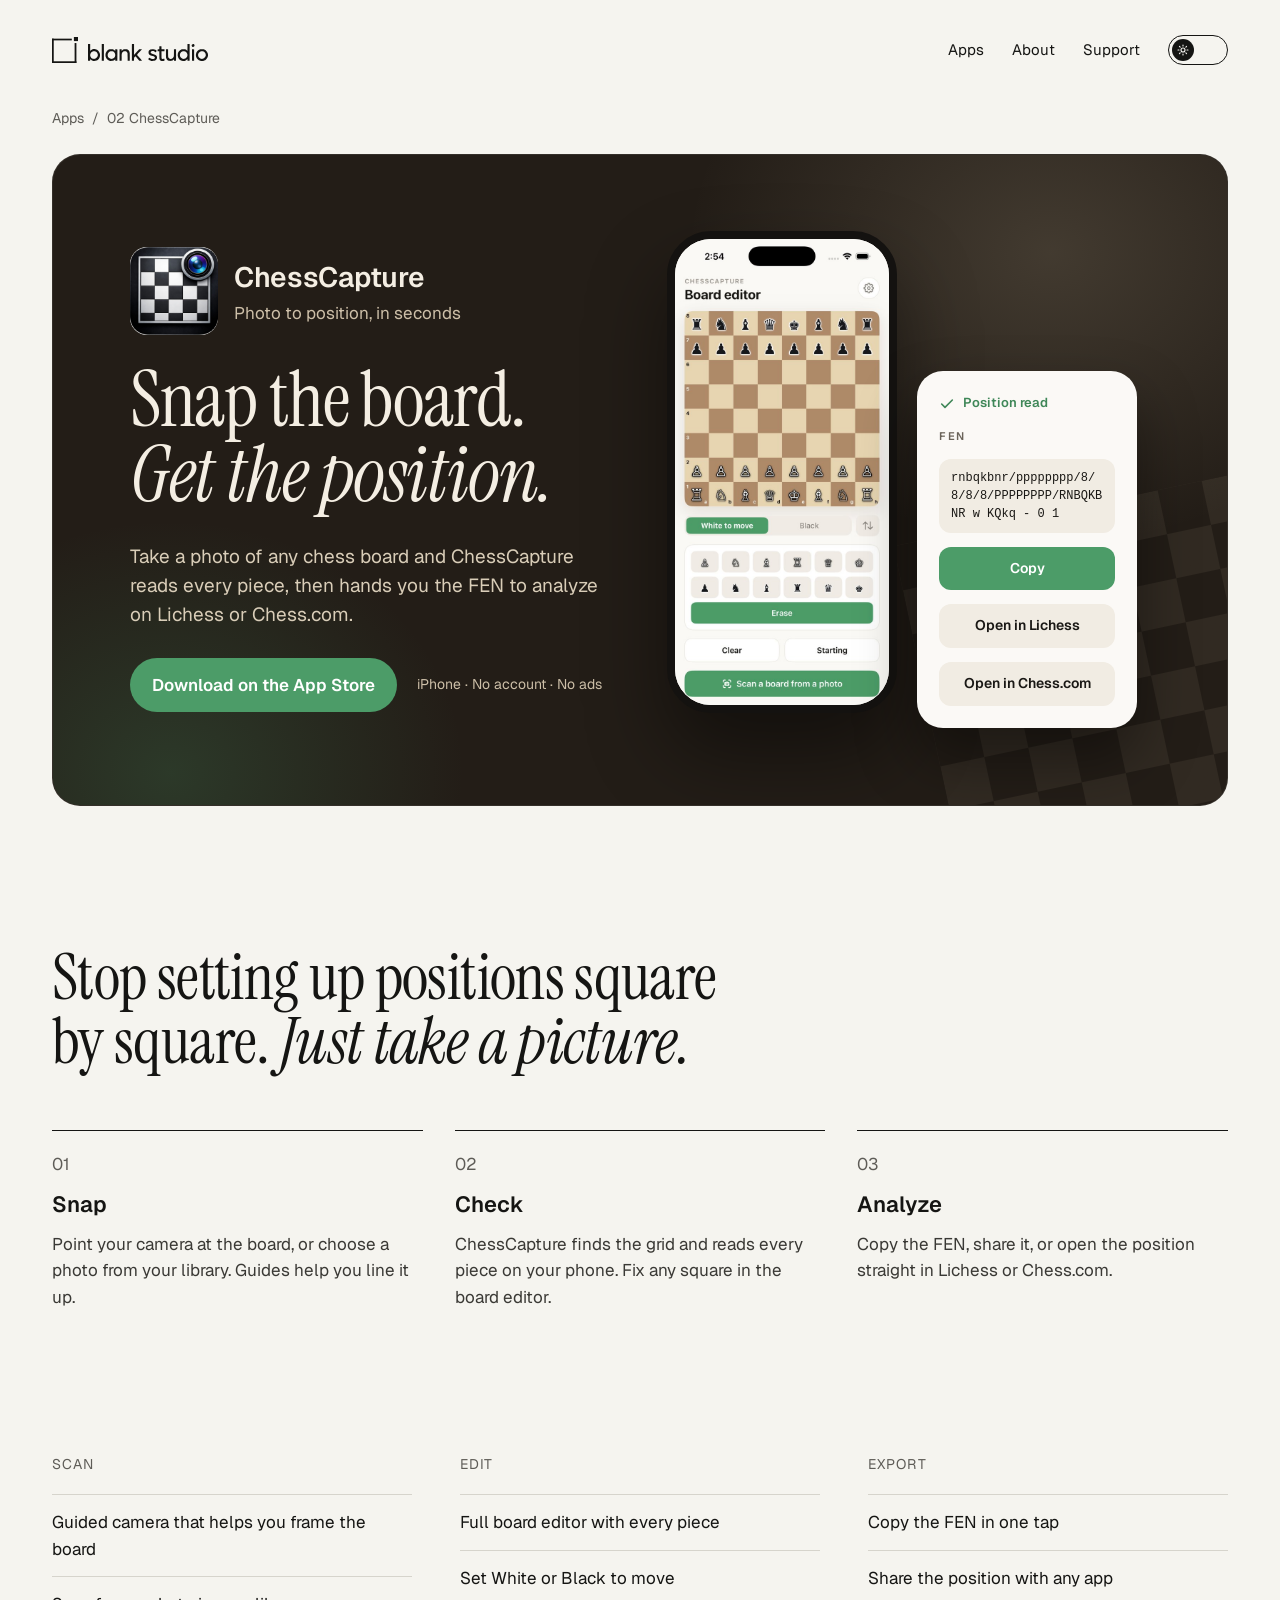
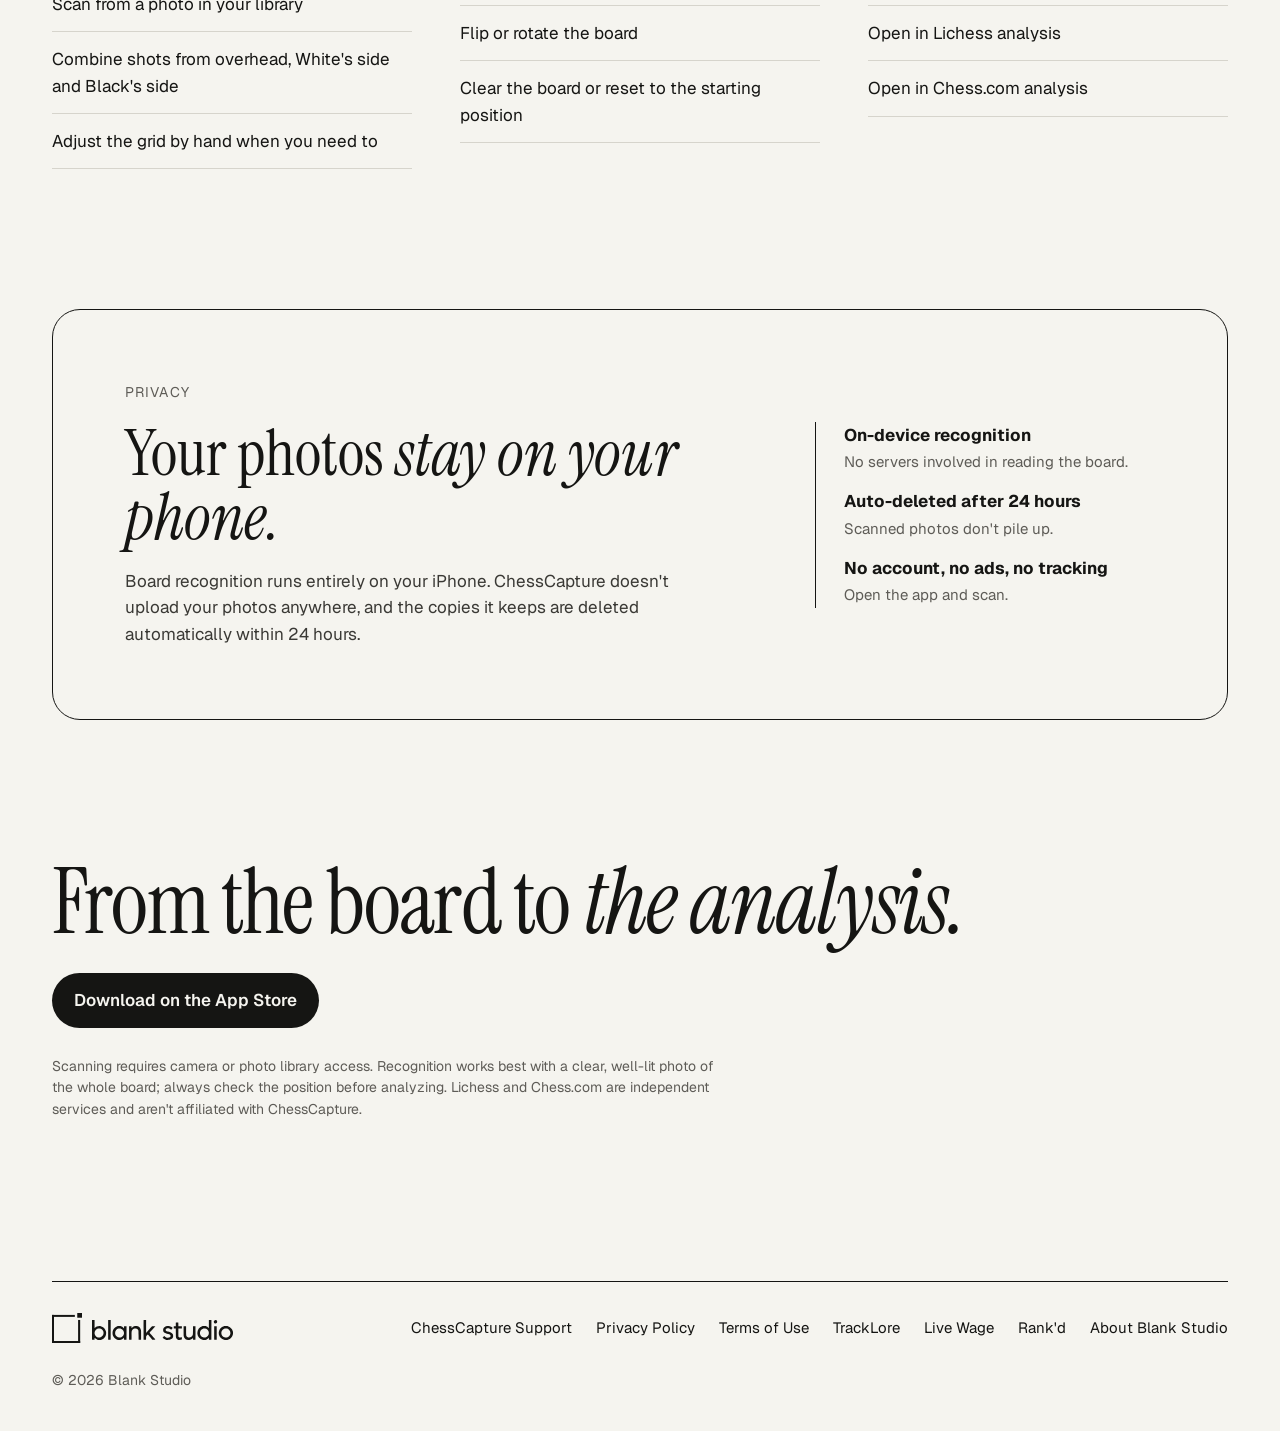
<file: chesscapture.html>
<!doctype html>
<html lang="en">
<head>
  <meta charset="utf-8">
  <meta name="viewport" content="width=device-width, initial-scale=1">
  <title>ChessCapture — Photograph a chess board, get the FEN</title>
  <meta name="description" content="ChessCapture reads a chess position from a photo and gives you the FEN to analyze on Lichess or Chess.com. On-device, no account.">
  <meta property="og:title" content="ChessCapture — Photo to position, in seconds">
  <meta property="og:description" content="Take a photo of a chess board and get the position as FEN.">
  <link rel="icon" href="images/favicon.svg" type="image/svg+xml">
  <link rel="apple-touch-icon" href="images/apple-touch-icon.png">
  <meta property="og:site_name" content="Blank Studio">
  <meta property="og:image" content="https://blankstudio91.github.io/images/chesscapture-icon.jpg">
  <meta name="twitter:card" content="summary">
  <script>(function(){try{var t=localStorage.getItem('theme');if(!t){t=window.matchMedia('(prefers-color-scheme: dark)').matches?'dark':'light';}document.documentElement.setAttribute('data-theme',t);}catch(e){}})();</script>
  <link rel="preconnect" href="https://fonts.googleapis.com">
  <link rel="preconnect" href="https://fonts.gstatic.com" crossorigin>
  <link href="https://fonts.googleapis.com/css2?family=Instrument+Serif:ital@0;1&family=Geist:wght@400;500;600&display=swap" rel="stylesheet">
  <link rel="stylesheet" href="css/styles.css">
</head>
<body>
  <a class="skip-link" href="#main">Skip to content</a>

  <header class="wrap site-header">
    <a class="brand" href="index.html" aria-label="Blank Studio home">
      <img class="logo-mark" src="images/logo-mark.svg" alt="" width="26" height="26">
      <img class="logo-word" src="images/logo-wordmark.svg" alt="" width="120" height="17">
    </a>
    <nav class="nav" aria-label="Main">
      <a href="index.html#apps">Apps</a>
      <a href="about.html">About</a>
      <a href="support.html">Support</a>
    </nav>
    <button class="theme-toggle" type="button" aria-label="Dark mode" aria-pressed="false">
      <span class="track">
        <span class="knob">
          <svg class="icon-sun" width="12" height="12" viewBox="0 0 24 24" fill="none" stroke="currentColor" stroke-width="2.2" stroke-linecap="round" aria-hidden="true"><circle cx="12" cy="12" r="4"/><path d="M12 2v2M12 20v2M4.9 4.9l1.4 1.4M17.7 17.7l1.4 1.4M2 12h2M20 12h2M4.9 19.1l1.4-1.4M17.7 6.3l1.4-1.4"/></svg>
          <svg class="icon-moon" width="12" height="12" viewBox="0 0 24 24" fill="none" stroke="currentColor" stroke-width="2.2" stroke-linecap="round" stroke-linejoin="round" aria-hidden="true"><path d="M20 14.5A8 8 0 1 1 9.5 4a6.5 6.5 0 0 0 10.5 10.5z"/></svg>
        </span>
      </span>
    </button>
  </header>

  <main id="main">
    <div class="wrap crumbs">
      <a href="index.html#apps">Apps</a><span aria-hidden="true">/</span><span>02 ChessCapture</span>
    </div>

    <section class="wrap tl-hero">
      <div class="cc-panel">
        <div class="board-glow" aria-hidden="true"></div>
        <div class="board-pattern" aria-hidden="true"></div>
        <div class="tl-copy">
          <div class="tl-id">
            <img src="images/chesscapture-icon.jpg" alt="ChessCapture app icon" width="88" height="88">
            <div>
              <span class="name">ChessCapture</span>
              <span class="sub" style="color: #CDBFA8">Photo to position, in seconds</span>
            </div>
          </div>
          <h1 class="serif">Snap the board. <em>Get the position.</em></h1>
          <p style="font-size: 19px; max-width: 480px">Take a photo of any chess board and ChessCapture reads every piece, then hands you the FEN to analyze on Lichess or Chess.com.</p>
          <div class="btn-row" style="gap: 20px">
            <!-- TODO: replace # with the ChessCapture App Store link (3 places on this page, 1 on index.html) -->
            <a class="btn btn-cc" href="#">Download on the App Store</a>
            <span class="small-cream">iPhone · No account · No ads</span>
          </div>
        </div>
        <div class="cc-phones">
          <div class="phone-shot">
            <img src="images/chesscapture-editor.jpg" alt="ChessCapture board editor showing the starting position, a piece palette, and a Scan a board from a photo button" width="600" height="1304">
          </div>
          <div class="fen-card" role="img" aria-label="Scan result card showing the position's FEN with Copy, Open in Lichess and Open in Chess.com buttons">
            <span class="match"><svg width="16" height="16" viewBox="0 0 24 24" fill="none" stroke="currentColor" stroke-width="2.4" stroke-linecap="round" stroke-linejoin="round" aria-hidden="true"><path d="M20 6 9 17l-5-5"/></svg>Position read</span>
            <span class="fen-label">FEN</span>
            <code>rnbqkbnr/pppppppp/8/8/8/8/PPPPPPPP/RNBQKBNR w KQkq - 0 1</code>
            <span class="fen-btn primary">Copy</span>
            <span class="fen-btn secondary">Open in Lichess</span>
            <span class="fen-btn secondary">Open in Chess.com</span>
          </div>
        </div>
      </div>
    </section>

    <section class="wrap section">
      <h2 class="serif big-statement">Stop setting up positions square by square. <em>Just take a picture.</em></h2>
      <ol class="steps">
        <li><span class="muted">01</span><h3>Snap</h3><p>Point your camera at the board, or choose a photo from your library. Guides help you line it up.</p></li>
        <li><span class="muted">02</span><h3>Check</h3><p>ChessCapture finds the grid and reads every piece on your phone. Fix any square in the board editor.</p></li>
        <li><span class="muted">03</span><h3>Analyze</h3><p>Copy the FEN, share it, or open the position straight in Lichess or Chess.com.</p></li>
      </ol>
    </section>

    <section class="wrap section feature-cols" aria-label="Features">
      <div>
        <span class="eyebrow">Scan</span>
        <ul>
          <li>Guided camera that helps you frame the board</li>
          <li>Scan from a photo in your library</li>
          <li>Combine shots from overhead, White's side and Black's side</li>
          <li>Adjust the grid by hand when you need to</li>
        </ul>
      </div>
      <div>
        <span class="eyebrow">Edit</span>
        <ul>
          <li>Full board editor with every piece</li>
          <li>Set White or Black to move</li>
          <li>Flip or rotate the board</li>
          <li>Clear the board or reset to the starting position</li>
        </ul>
      </div>
      <div>
        <span class="eyebrow">Export</span>
        <ul>
          <li>Copy the FEN in one tap</li>
          <li>Share the position with any app</li>
          <li>Open in Lichess analysis</li>
          <li>Open in Chess.com analysis</li>
        </ul>
      </div>
    </section>

    <section class="wrap section">
      <div class="on-device">
        <div class="on-device-copy">
          <span class="eyebrow">Privacy</span>
          <h2 class="serif">Your photos <em>stay on your phone.</em></h2>
          <p>Board recognition runs entirely on your iPhone. ChessCapture doesn't upload your photos anywhere, and the copies it keeps are deleted automatically within 24 hours.</p>
        </div>
        <ul class="on-device-facts">
          <li><strong>On-device recognition</strong><span>No servers involved in reading the board.</span></li>
          <li><strong>Auto-deleted after 24 hours</strong><span>Scanned photos don't pile up.</span></li>
          <li><strong>No account, no ads, no tracking</strong><span>Open the app and scan.</span></li>
        </ul>
      </div>
    </section>

    <section class="wrap section closing">
      <h2 class="serif">From the board to <em>the analysis.</em></h2>
      <a class="btn btn-solid" href="#">Download on the App Store</a>
      <p class="fine-print">Scanning requires camera or photo library access. Recognition works best with a clear, well-lit photo of the whole board; always check the position before analyzing. Lichess and Chess.com are independent services and aren't affiliated with ChessCapture.</p>
    </section>
  </main>

  <footer class="wrap site-footer">
    <div class="footer-row">
      <a class="brand footer-brand" href="index.html" aria-label="Blank Studio home">
        <img class="logo-mark" src="images/logo-mark.svg" alt="" width="26" height="26">
        <img class="logo-word" src="images/logo-wordmark.svg" alt="" width="120" height="17">
      </a>
      <nav class="footer-nav" aria-label="Footer">
        <a href="chesscapture-support.html">ChessCapture Support</a>
        <a href="chesscapture-support.html#privacy">Privacy Policy</a>
        <a href="chesscapture-support.html#terms">Terms of Use</a>
        <a href="tracklore.html">TrackLore</a>
        <a href="livewage.html">Live Wage</a>
        <a href="rankd.html">Rank'd</a>
        <a href="about.html">About Blank Studio</a>
      </nav>
    </div>
    <span class="copyright">© 2026 Blank Studio</span>
  </footer>

  <script src="js/theme.js"></script>
</body>
</html>
</file>
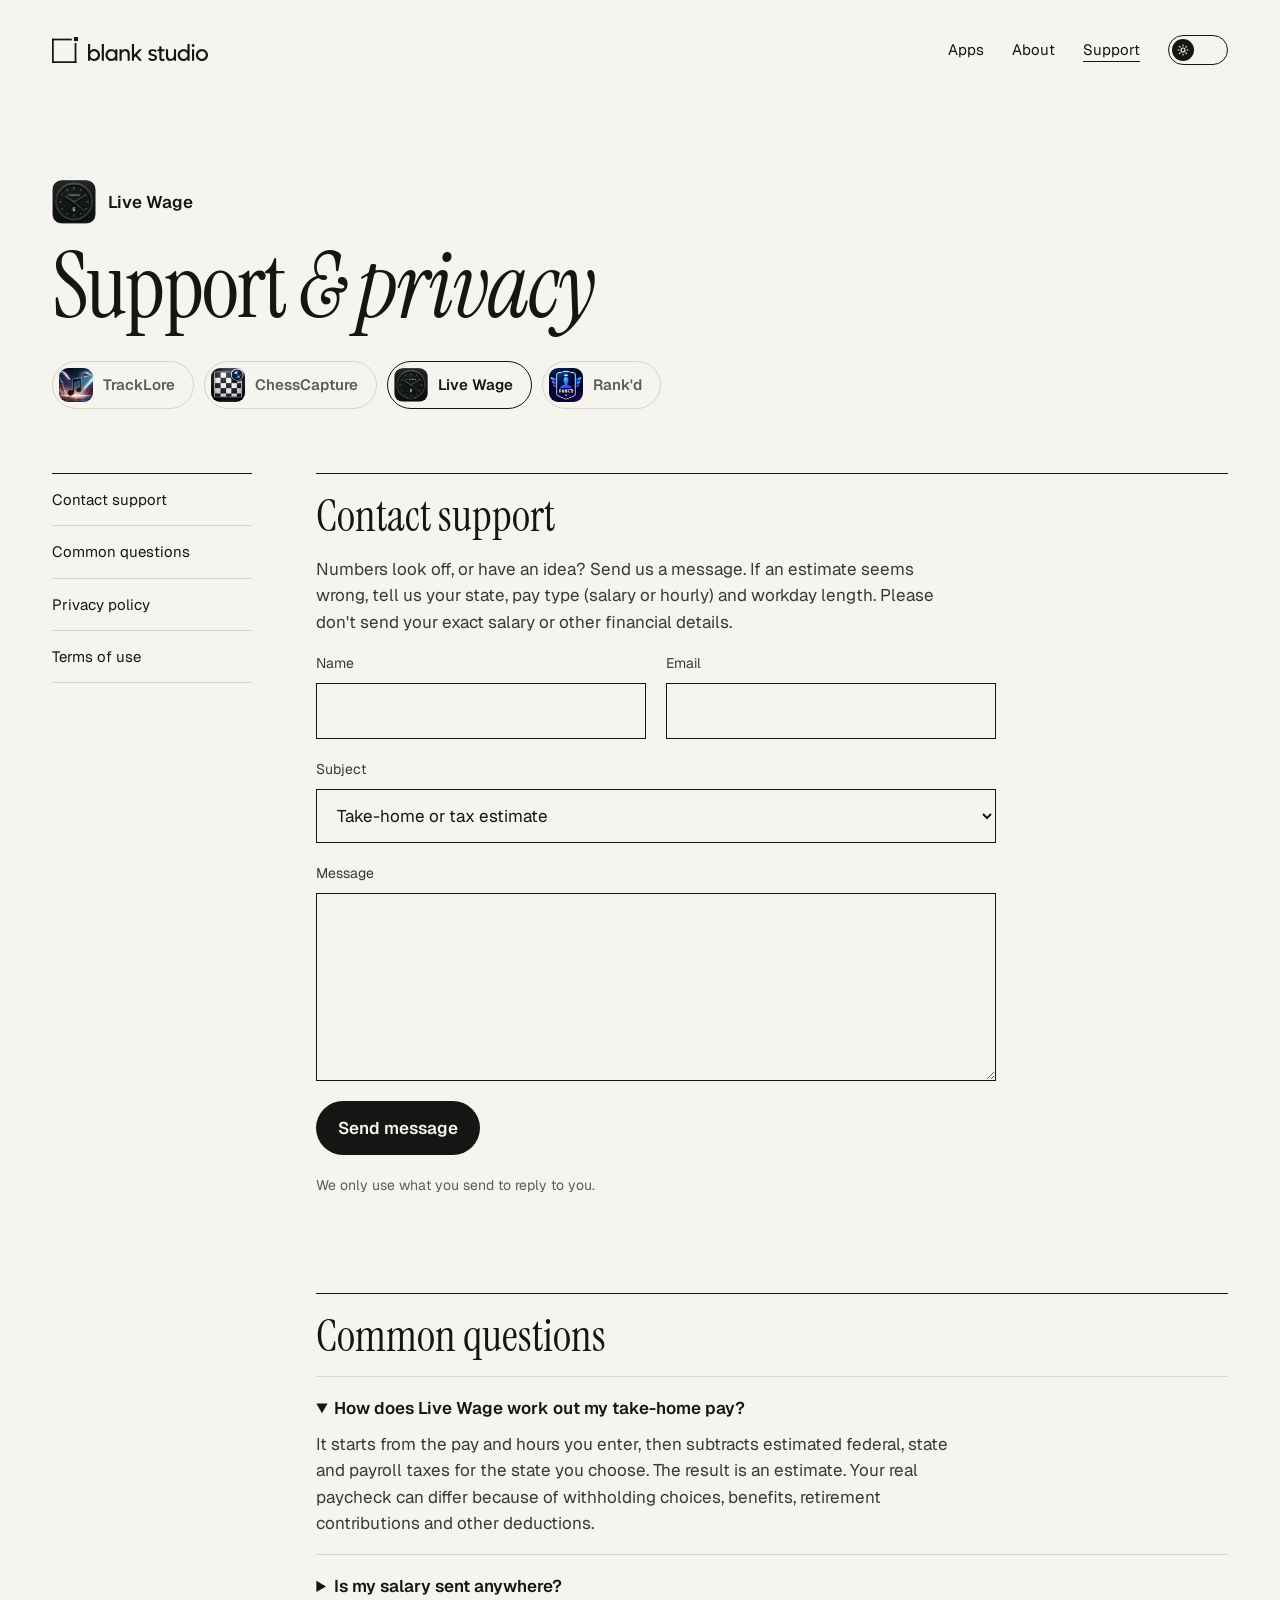
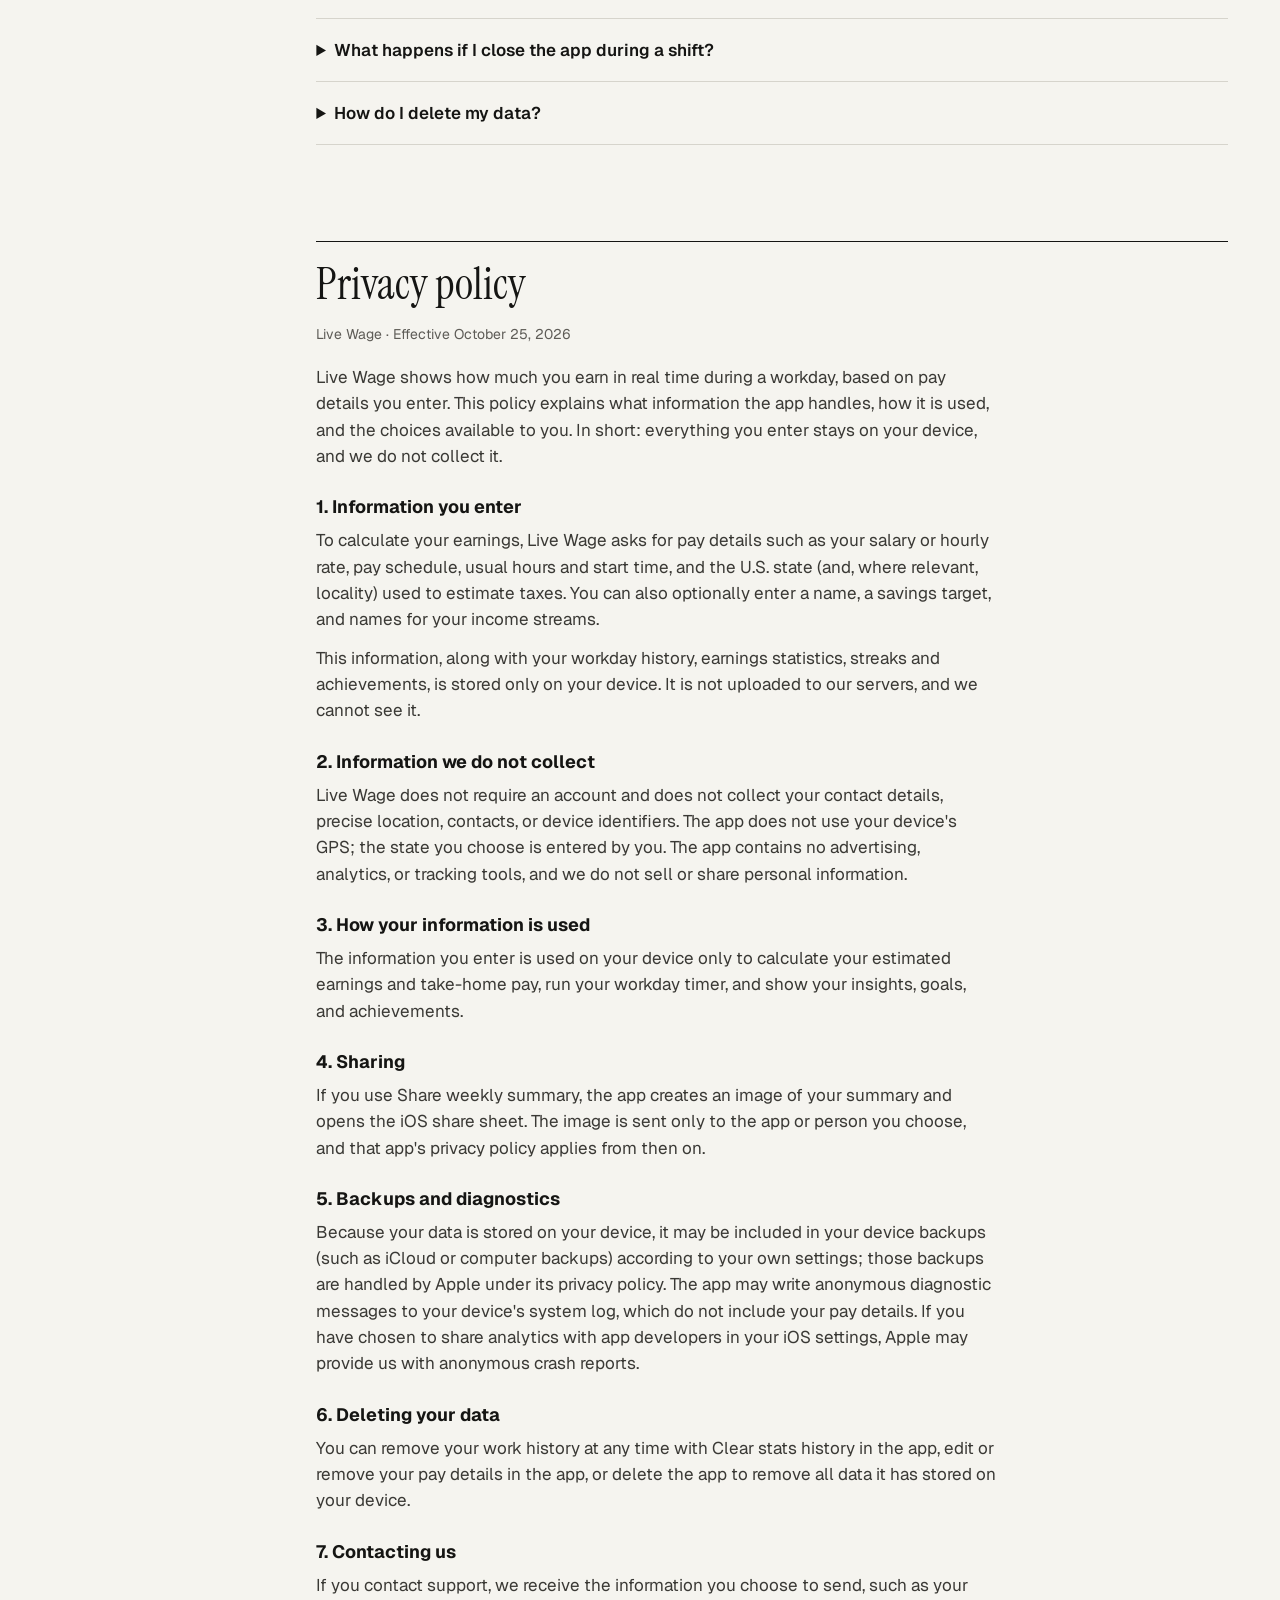
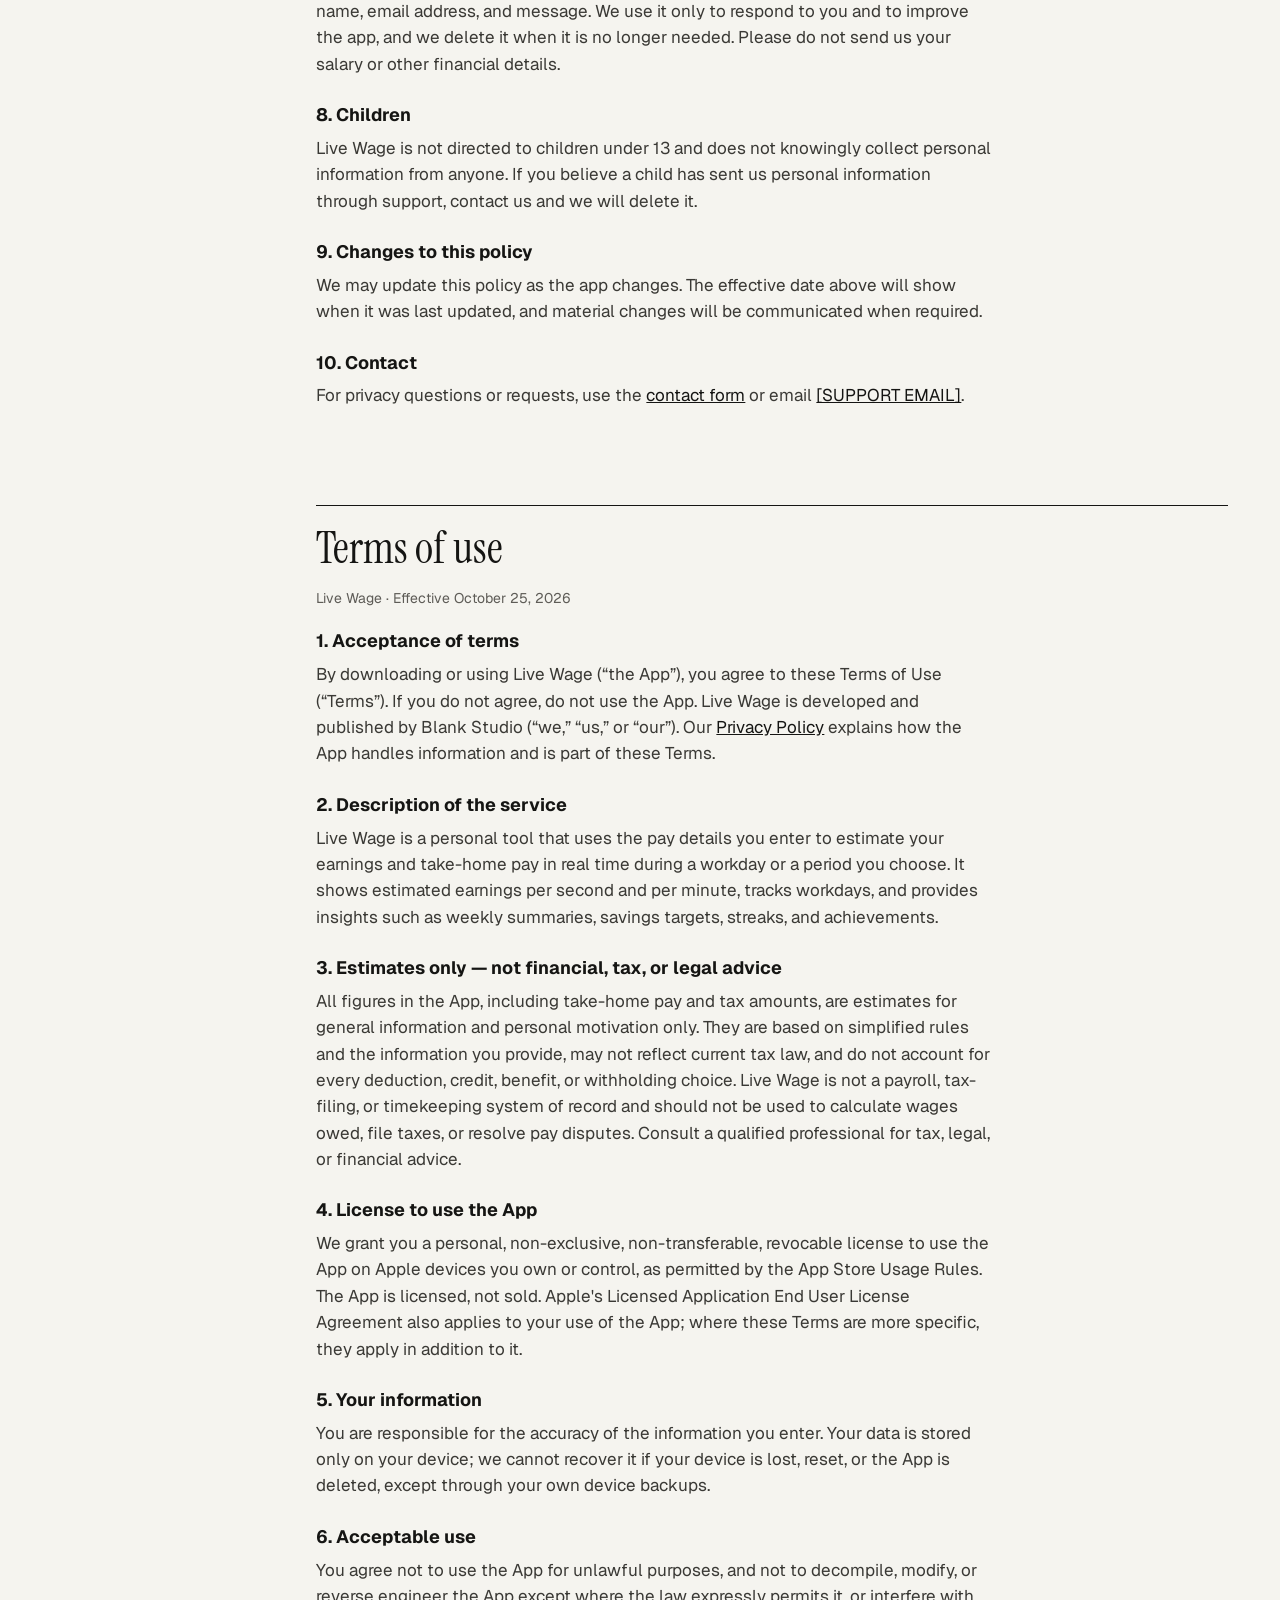
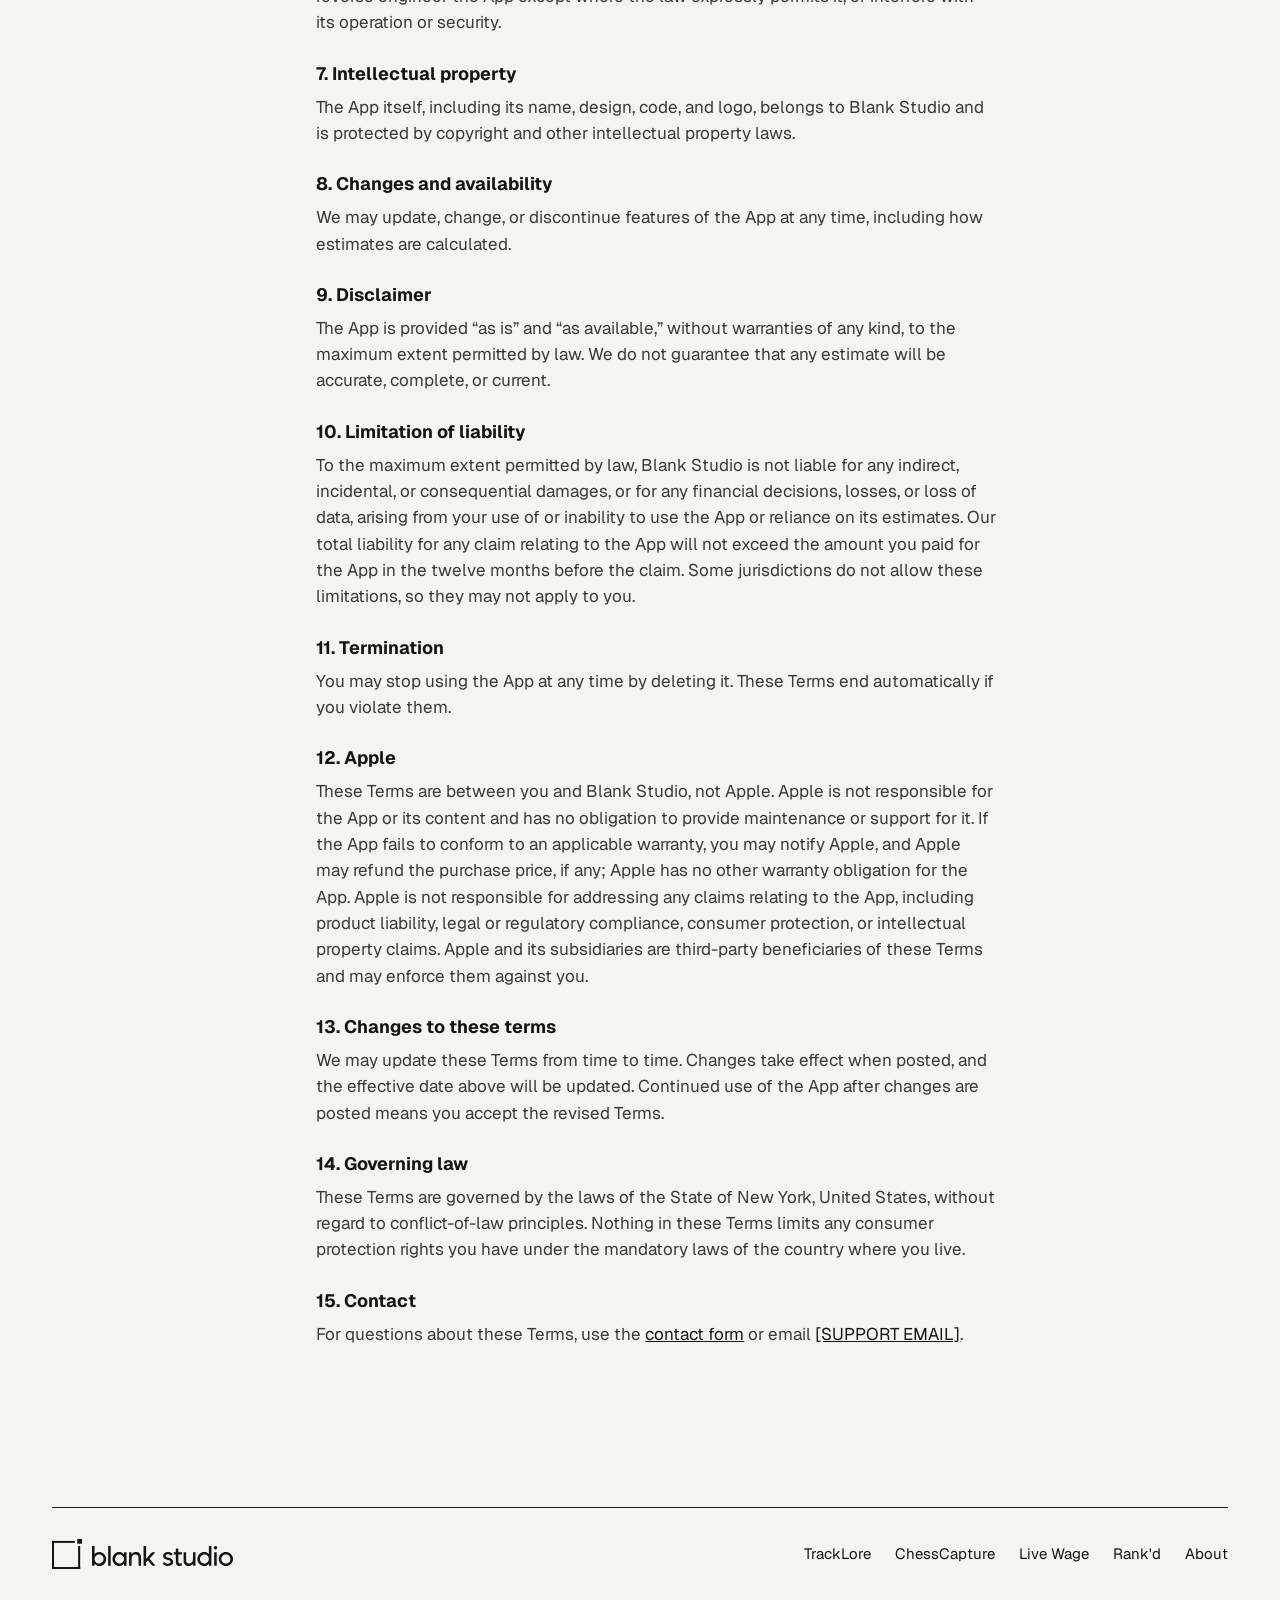
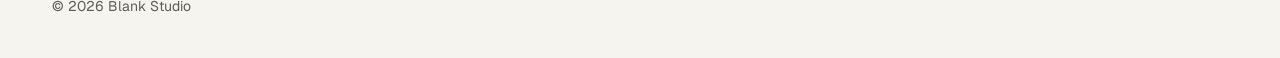
<file: livewage-support.html>
<!doctype html>
<html lang="en">
<head>
  <meta charset="utf-8">
  <meta name="viewport" content="width=device-width, initial-scale=1">
  <title>Live Wage Support, Privacy &amp; Terms — Blank Studio</title>
  <meta name="description" content="Get help with Live Wage and read its privacy policy and terms of use.">
  <link rel="icon" href="images/favicon.svg" type="image/svg+xml">
  <link rel="apple-touch-icon" href="images/apple-touch-icon.png">
  <meta property="og:site_name" content="Blank Studio">
  <meta property="og:image" content="https://blankstudio91.github.io/images/og-image.png">
  <meta name="twitter:card" content="summary_large_image">
  <script>(function(){try{var t=localStorage.getItem('theme');if(!t){t=window.matchMedia('(prefers-color-scheme: dark)').matches?'dark':'light';}document.documentElement.setAttribute('data-theme',t);}catch(e){}})();</script>
  <link rel="preconnect" href="https://fonts.googleapis.com">
  <link rel="preconnect" href="https://fonts.gstatic.com" crossorigin>
  <link href="https://fonts.googleapis.com/css2?family=Instrument+Serif:ital@0;1&family=Geist:wght@400;500;600&display=swap" rel="stylesheet">
  <link rel="stylesheet" href="css/styles.css">
</head>
<body>
  <a class="skip-link" href="#main">Skip to content</a>

  <header class="wrap site-header">
    <a class="brand" href="index.html" aria-label="Blank Studio home">
      <img class="logo-mark" src="images/logo-mark.svg" alt="" width="26" height="26">
      <img class="logo-word" src="images/logo-wordmark.svg" alt="" width="120" height="17">
    </a>
    <nav class="nav" aria-label="Main">
      <a href="index.html#apps">Apps</a>
      <a href="about.html">About</a>
      <a href="support.html" aria-current="page">Support</a>
    </nav>
    <button class="theme-toggle" type="button" aria-label="Dark mode" aria-pressed="false">
      <span class="track">
        <span class="knob">
          <svg class="icon-sun" width="12" height="12" viewBox="0 0 24 24" fill="none" stroke="currentColor" stroke-width="2.2" stroke-linecap="round" aria-hidden="true"><circle cx="12" cy="12" r="4"/><path d="M12 2v2M12 20v2M4.9 4.9l1.4 1.4M17.7 17.7l1.4 1.4M2 12h2M20 12h2M4.9 19.1l1.4-1.4M17.7 6.3l1.4-1.4"/></svg>
          <svg class="icon-moon" width="12" height="12" viewBox="0 0 24 24" fill="none" stroke="currentColor" stroke-width="2.2" stroke-linecap="round" stroke-linejoin="round" aria-hidden="true"><path d="M20 14.5A8 8 0 1 1 9.5 4a6.5 6.5 0 0 0 10.5 10.5z"/></svg>
        </span>
      </span>
    </button>
  </header>

  <main id="main">
    <section class="wrap support-hero">
      <div>
        <div class="app-chip">
          <img src="images/livewage-icon.jpg" alt="" width="44" height="44">
          <span>Live Wage</span>
        </div>
        <h1 class="serif">Support <em>&amp; privacy</em></h1>
      </div>
      <nav class="app-switch" aria-label="Choose an app">
        <a href="support.html"><img src="images/tracklore-icon.jpg" alt="" width="34" height="34">TrackLore</a>
        <a href="chesscapture-support.html"><img src="images/chesscapture-icon.jpg" alt="" width="34" height="34">ChessCapture</a>
        <a href="livewage-support.html" aria-current="page"><img src="images/livewage-icon.jpg" alt="" width="34" height="34">Live Wage</a>
        <a href="rankd-support.html"><img src="images/rankd-icon.jpg" alt="" width="34" height="34">Rank'd</a>
      </nav>
    </section>

    <div class="wrap support-layout">
      <nav class="toc" aria-label="On this page">
        <a href="#contact">Contact support</a>
        <a href="#faq">Common questions</a>
        <a href="#privacy">Privacy policy</a>
        <a href="#terms">Terms of use</a>
      </nav>

      <div class="support-main">
        <section id="contact" aria-labelledby="contact-h">
          <h2 id="contact-h" class="serif">Contact support</h2>
          <p class="copy">Numbers look off, or have an idea? Send us a message. If an estimate seems wrong, tell us your state, pay type (salary or hourly) and workday length. Please don't send your exact salary or other financial details.</p>
          <!--
            VISUAL ONLY for now: submitting does nothing.
            To make it work later: create a free form at formspree.io with the business email,
            then add  action="https://formspree.io/f/YOUR_FORM_ID" method="POST"  to the <form> tag
            and delete  onsubmit="return false;"
          -->
          <form class="support-form" onsubmit="return false;">
            <input type="hidden" name="app" value="Live Wage">
            <div class="field-row">
              <div class="field">
                <label for="lw-name">Name</label>
                <input id="lw-name" name="name" type="text" autocomplete="name" required>
              </div>
              <div class="field">
                <label for="lw-email">Email</label>
                <input id="lw-email" name="email" type="email" autocomplete="email" required>
              </div>
            </div>
            <div class="field">
              <label for="lw-subject">Subject</label>
              <select id="lw-subject" name="subject">
                <option>Take-home or tax estimate</option>
                <option>Timer or workday tracking</option>
                <option>Insights, goals or achievements</option>
                <option>Feature idea</option>
                <option>Something else</option>
              </select>
            </div>
            <div class="field">
              <label for="lw-message">Message</label>
              <textarea id="lw-message" name="message" rows="6" required></textarea>
            </div>
            <button class="btn btn-solid" type="submit">Send message</button>
            <p class="form-note">We only use what you send to reply to you.</p>
          </form>
        </section>

        <section id="faq" aria-labelledby="faq-h">
          <h2 id="faq-h" class="serif">Common questions</h2>
          <div class="faq">
            <details open>
              <summary>How does Live Wage work out my take-home pay?</summary>
              <p>It starts from the pay and hours you enter, then subtracts estimated federal, state and payroll taxes for the state you choose. The result is an estimate. Your real paycheck can differ because of withholding choices, benefits, retirement contributions and other deductions.</p>
            </details>
            <details>
              <summary>Is my salary sent anywhere?</summary>
              <p>No. Your pay details, state and work history are saved only on your iPhone. Live Wage has no account and doesn't send your information to us or anyone else.</p>
            </details>
            <details>
              <summary>What happens if I close the app during a shift?</summary>
              <p>Your workday is saved on your device, so the timer picks up where it left off when you open Live Wage again.</p>
            </details>
            <details>
              <summary>How do I delete my data?</summary>
              <p>Use Clear stats history in the app to remove your work history, or delete the app to remove everything it has stored.</p>
            </details>
          </div>
        </section>

        <!-- When the policy changes, update the effective date below. -->
        <section id="privacy" aria-labelledby="privacy-h">
          <h2 id="privacy-h" class="serif">Privacy policy</h2>
          <span class="muted" style="font-size: 14px">Live Wage · Effective October 25, 2026</span>
          <div class="policy">
            <p>Live Wage shows how much you earn in real time during a workday, based on pay details you enter. This policy explains what information the app handles, how it is used, and the choices available to you. In short: everything you enter stays on your device, and we do not collect it.</p>

            <div>
              <h3>1. Information you enter</h3>
              <p>To calculate your earnings, Live Wage asks for pay details such as your salary or hourly rate, pay schedule, usual hours and start time, and the U.S. state (and, where relevant, locality) used to estimate taxes. You can also optionally enter a name, a savings target, and names for your income streams.</p>
              <p style="margin-top: 12px">This information, along with your workday history, earnings statistics, streaks and achievements, is stored only on your device. It is not uploaded to our servers, and we cannot see it.</p>
            </div>

            <div>
              <h3>2. Information we do not collect</h3>
              <p>Live Wage does not require an account and does not collect your contact details, precise location, contacts, or device identifiers. The app does not use your device's GPS; the state you choose is entered by you. The app contains no advertising, analytics, or tracking tools, and we do not sell or share personal information.</p>
            </div>

            <div>
              <h3>3. How your information is used</h3>
              <p>The information you enter is used on your device only to calculate your estimated earnings and take-home pay, run your workday timer, and show your insights, goals, and achievements.</p>
            </div>

            <div>
              <h3>4. Sharing</h3>
              <p>If you use Share weekly summary, the app creates an image of your summary and opens the iOS share sheet. The image is sent only to the app or person you choose, and that app's privacy policy applies from then on.</p>
            </div>

            <div>
              <h3>5. Backups and diagnostics</h3>
              <p>Because your data is stored on your device, it may be included in your device backups (such as iCloud or computer backups) according to your own settings; those backups are handled by Apple under its privacy policy. The app may write anonymous diagnostic messages to your device's system log, which do not include your pay details. If you have chosen to share analytics with app developers in your iOS settings, Apple may provide us with anonymous crash reports.</p>
            </div>

            <div>
              <h3>6. Deleting your data</h3>
              <p>You can remove your work history at any time with Clear stats history in the app, edit or remove your pay details in the app, or delete the app to remove all data it has stored on your device.</p>
            </div>

            <div>
              <h3>7. Contacting us</h3>
              <p>If you contact support, we receive the information you choose to send, such as your name, email address, and message. We use it only to respond to you and to improve the app, and we delete it when it is no longer needed. Please do not send us your salary or other financial details.</p>
            </div>

            <div>
              <h3>8. Children</h3>
              <p>Live Wage is not directed to children under 13 and does not knowingly collect personal information from anyone. If you believe a child has sent us personal information through support, contact us and we will delete it.</p>
            </div>

            <div>
              <h3>9. Changes to this policy</h3>
              <p>We may update this policy as the app changes. The effective date above will show when it was last updated, and material changes will be communicated when required.</p>
            </div>

            <div>
              <h3>10. Contact</h3>
              <p>For privacy questions or requests, use the <a href="#contact">contact form</a> or email <a href="mailto:[SUPPORT EMAIL]">[SUPPORT EMAIL]</a>.</p>
            </div>
          </div>
        </section>

        <!-- When the terms change, update the effective date below. -->
        <section id="terms" aria-labelledby="terms-h">
          <h2 id="terms-h" class="serif">Terms of use</h2>
          <span class="muted" style="font-size: 14px">Live Wage · Effective October 25, 2026</span>
          <div class="policy">
            <div>
              <h3>1. Acceptance of terms</h3>
              <p>By downloading or using Live Wage (“the App”), you agree to these Terms of Use (“Terms”). If you do not agree, do not use the App. Live Wage is developed and published by Blank Studio (“we,” “us,” or “our”). Our <a href="#privacy">Privacy Policy</a> explains how the App handles information and is part of these Terms.</p>
            </div>

            <div>
              <h3>2. Description of the service</h3>
              <p>Live Wage is a personal tool that uses the pay details you enter to estimate your earnings and take-home pay in real time during a workday or a period you choose. It shows estimated earnings per second and per minute, tracks workdays, and provides insights such as weekly summaries, savings targets, streaks, and achievements.</p>
            </div>

            <div>
              <h3>3. Estimates only — not financial, tax, or legal advice</h3>
              <p>All figures in the App, including take-home pay and tax amounts, are estimates for general information and personal motivation only. They are based on simplified rules and the information you provide, may not reflect current tax law, and do not account for every deduction, credit, benefit, or withholding choice. Live Wage is not a payroll, tax-filing, or timekeeping system of record and should not be used to calculate wages owed, file taxes, or resolve pay disputes. Consult a qualified professional for tax, legal, or financial advice.</p>
            </div>

            <div>
              <h3>4. License to use the App</h3>
              <p>We grant you a personal, non-exclusive, non-transferable, revocable license to use the App on Apple devices you own or control, as permitted by the App Store Usage Rules. The App is licensed, not sold. Apple's Licensed Application End User License Agreement also applies to your use of the App; where these Terms are more specific, they apply in addition to it.</p>
            </div>

            <div>
              <h3>5. Your information</h3>
              <p>You are responsible for the accuracy of the information you enter. Your data is stored only on your device; we cannot recover it if your device is lost, reset, or the App is deleted, except through your own device backups.</p>
            </div>

            <div>
              <h3>6. Acceptable use</h3>
              <p>You agree not to use the App for unlawful purposes, and not to decompile, modify, or reverse engineer the App except where the law expressly permits it, or interfere with its operation or security.</p>
            </div>

            <div>
              <h3>7. Intellectual property</h3>
              <p>The App itself, including its name, design, code, and logo, belongs to Blank Studio and is protected by copyright and other intellectual property laws.</p>
            </div>

            <div>
              <h3>8. Changes and availability</h3>
              <p>We may update, change, or discontinue features of the App at any time, including how estimates are calculated.</p>
            </div>

            <div>
              <h3>9. Disclaimer</h3>
              <p>The App is provided “as is” and “as available,” without warranties of any kind, to the maximum extent permitted by law. We do not guarantee that any estimate will be accurate, complete, or current.</p>
            </div>

            <div>
              <h3>10. Limitation of liability</h3>
              <p>To the maximum extent permitted by law, Blank Studio is not liable for any indirect, incidental, or consequential damages, or for any financial decisions, losses, or loss of data, arising from your use of or inability to use the App or reliance on its estimates. Our total liability for any claim relating to the App will not exceed the amount you paid for the App in the twelve months before the claim. Some jurisdictions do not allow these limitations, so they may not apply to you.</p>
            </div>

            <div>
              <h3>11. Termination</h3>
              <p>You may stop using the App at any time by deleting it. These Terms end automatically if you violate them.</p>
            </div>

            <div>
              <h3>12. Apple</h3>
              <p>These Terms are between you and Blank Studio, not Apple. Apple is not responsible for the App or its content and has no obligation to provide maintenance or support for it. If the App fails to conform to an applicable warranty, you may notify Apple, and Apple may refund the purchase price, if any; Apple has no other warranty obligation for the App. Apple is not responsible for addressing any claims relating to the App, including product liability, legal or regulatory compliance, consumer protection, or intellectual property claims. Apple and its subsidiaries are third-party beneficiaries of these Terms and may enforce them against you.</p>
            </div>

            <div>
              <h3>13. Changes to these terms</h3>
              <p>We may update these Terms from time to time. Changes take effect when posted, and the effective date above will be updated. Continued use of the App after changes are posted means you accept the revised Terms.</p>
            </div>

            <div>
              <h3>14. Governing law</h3>
              <p>These Terms are governed by the laws of the State of New York, United States, without regard to conflict-of-law principles. Nothing in these Terms limits any consumer protection rights you have under the mandatory laws of the country where you live.</p>
            </div>

            <div>
              <h3>15. Contact</h3>
              <p>For questions about these Terms, use the <a href="#contact">contact form</a> or email <a href="mailto:[SUPPORT EMAIL]">[SUPPORT EMAIL]</a>.</p>
            </div>
          </div>
        </section>
      </div>
    </div>
  </main>

  <footer class="wrap site-footer">
    <div class="footer-row">
      <a class="brand footer-brand" href="index.html" aria-label="Blank Studio home">
        <img class="logo-mark" src="images/logo-mark.svg" alt="" width="26" height="26">
        <img class="logo-word" src="images/logo-wordmark.svg" alt="" width="120" height="17">
      </a>
      <nav class="footer-nav" aria-label="Footer">
        <a href="tracklore.html">TrackLore</a>
        <a href="chesscapture.html">ChessCapture</a>
        <a href="livewage.html">Live Wage</a>
        <a href="rankd.html">Rank'd</a>
        <a href="about.html">About</a>
      </nav>
    </div>
    <span class="copyright">© 2026 Blank Studio</span>
  </footer>

  <script src="js/theme.js"></script>
</body>
</html>
</file>
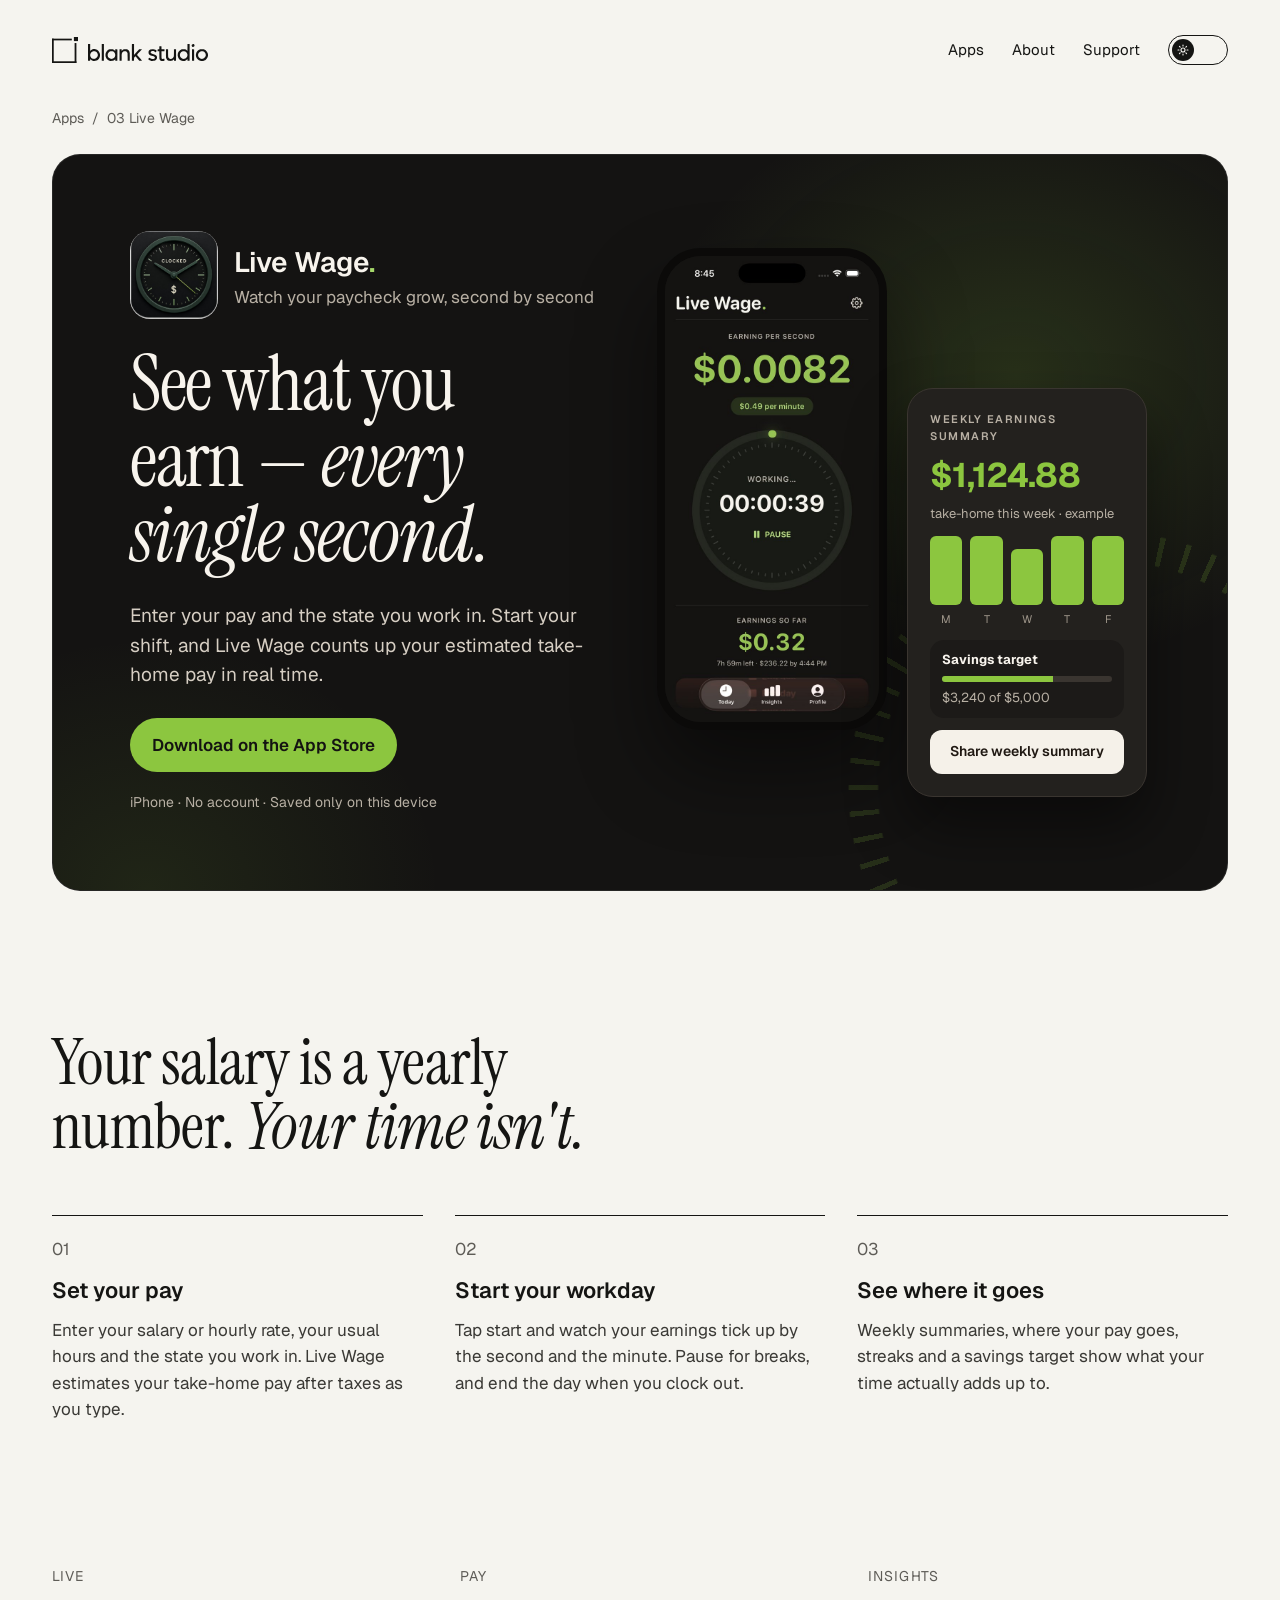
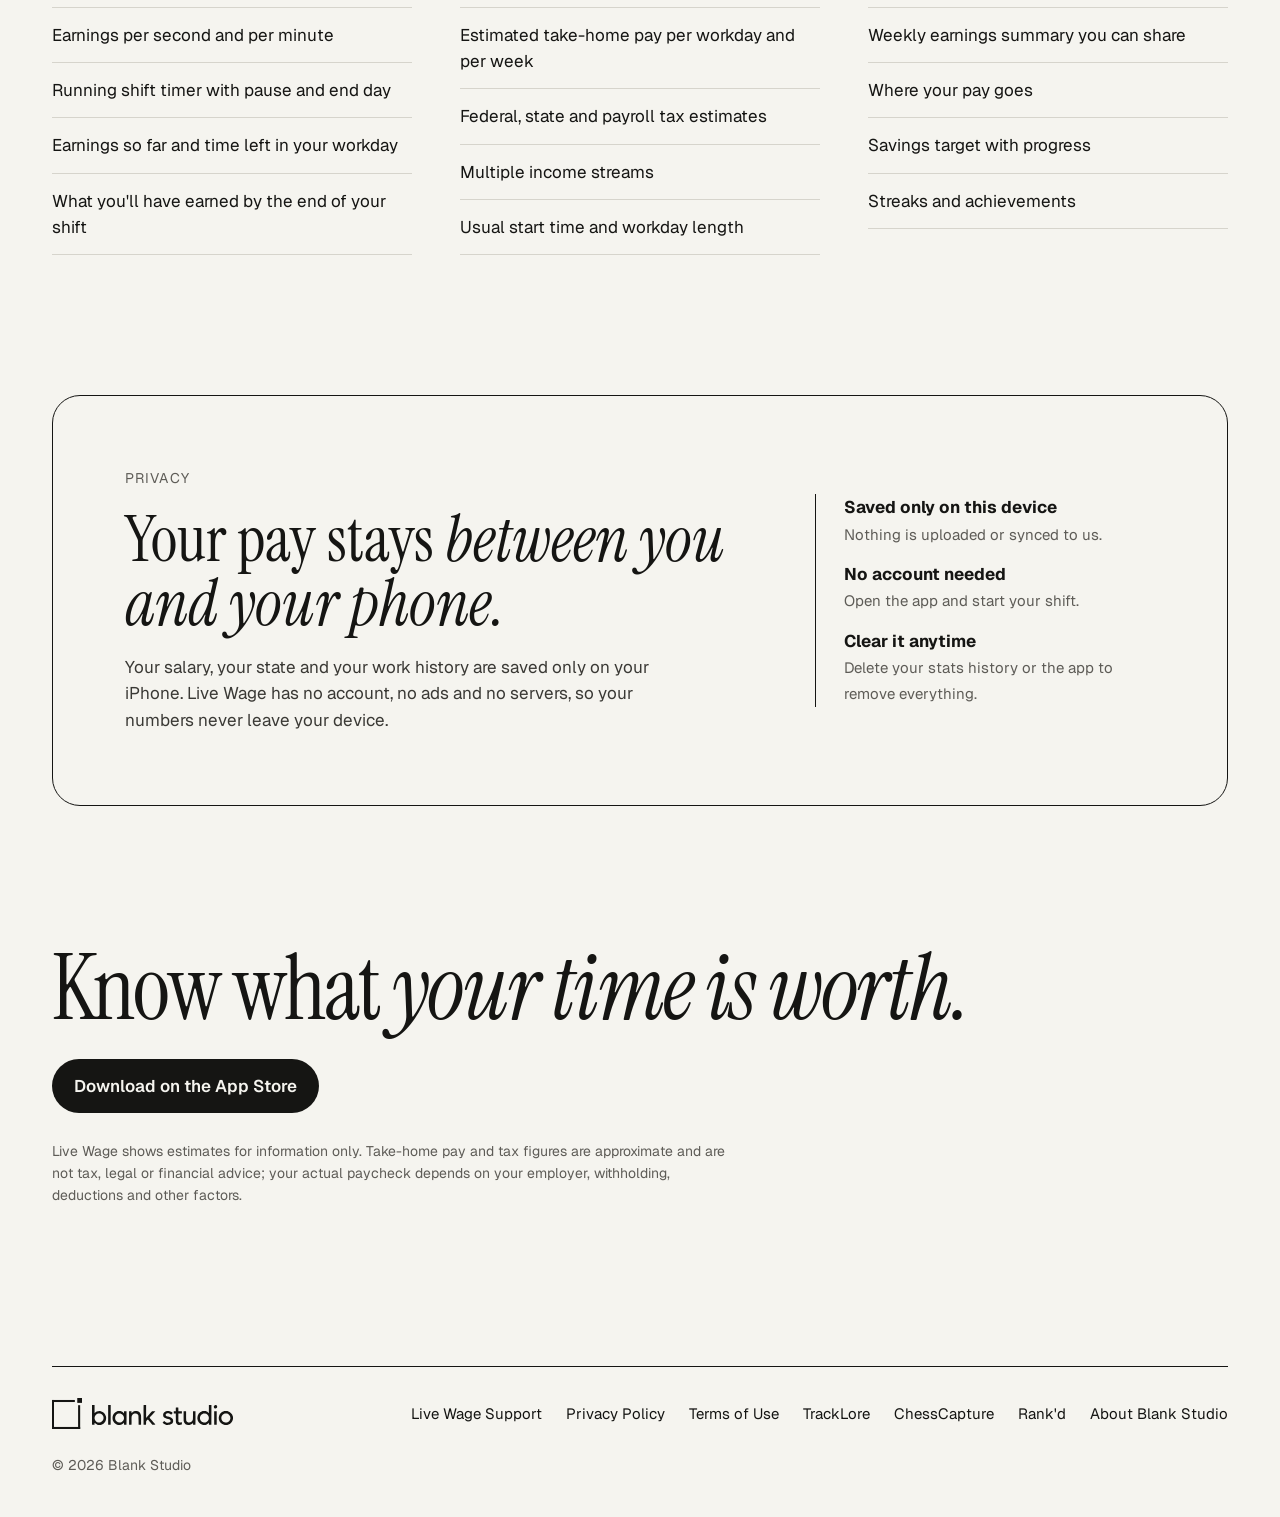
<file: livewage.html>
<!doctype html>
<html lang="en">
<head>
  <meta charset="utf-8">
  <meta name="viewport" content="width=device-width, initial-scale=1">
  <title>Live Wage — See what you earn every second</title>
  <meta name="description" content="Live Wage shows your estimated take-home pay counting up in real time during your workday. Saved only on your device, no account.">
  <meta property="og:title" content="Live Wage — Watch your paycheck grow, second by second">
  <meta property="og:description" content="See what you earn every second of your workday.">
  <link rel="icon" href="images/favicon.svg" type="image/svg+xml">
  <link rel="apple-touch-icon" href="images/apple-touch-icon.png">
  <meta property="og:site_name" content="Blank Studio">
  <meta property="og:image" content="https://blankstudio91.github.io/images/livewage-icon.jpg">
  <meta name="twitter:card" content="summary">
  <script>(function(){try{var t=localStorage.getItem('theme');if(!t){t=window.matchMedia('(prefers-color-scheme: dark)').matches?'dark':'light';}document.documentElement.setAttribute('data-theme',t);}catch(e){}})();</script>
  <link rel="preconnect" href="https://fonts.googleapis.com">
  <link rel="preconnect" href="https://fonts.gstatic.com" crossorigin>
  <link href="https://fonts.googleapis.com/css2?family=Instrument+Serif:ital@0;1&family=Geist:wght@400;500;600&display=swap" rel="stylesheet">
  <link rel="stylesheet" href="css/styles.css">
</head>
<body>
  <a class="skip-link" href="#main">Skip to content</a>

  <header class="wrap site-header">
    <a class="brand" href="index.html" aria-label="Blank Studio home">
      <img class="logo-mark" src="images/logo-mark.svg" alt="" width="26" height="26">
      <img class="logo-word" src="images/logo-wordmark.svg" alt="" width="120" height="17">
    </a>
    <nav class="nav" aria-label="Main">
      <a href="index.html#apps">Apps</a>
      <a href="about.html">About</a>
      <a href="support.html">Support</a>
    </nav>
    <button class="theme-toggle" type="button" aria-label="Dark mode" aria-pressed="false">
      <span class="track">
        <span class="knob">
          <svg class="icon-sun" width="12" height="12" viewBox="0 0 24 24" fill="none" stroke="currentColor" stroke-width="2.2" stroke-linecap="round" aria-hidden="true"><circle cx="12" cy="12" r="4"/><path d="M12 2v2M12 20v2M4.9 4.9l1.4 1.4M17.7 17.7l1.4 1.4M2 12h2M20 12h2M4.9 19.1l1.4-1.4M17.7 6.3l1.4-1.4"/></svg>
          <svg class="icon-moon" width="12" height="12" viewBox="0 0 24 24" fill="none" stroke="currentColor" stroke-width="2.2" stroke-linecap="round" stroke-linejoin="round" aria-hidden="true"><path d="M20 14.5A8 8 0 1 1 9.5 4a6.5 6.5 0 0 0 10.5 10.5z"/></svg>
        </span>
      </span>
    </button>
  </header>

  <main id="main">
    <div class="wrap crumbs">
      <a href="index.html#apps">Apps</a><span aria-hidden="true">/</span><span>03 Live Wage</span>
    </div>

    <section class="wrap tl-hero">
      <div class="lw-panel">
        <div class="lw-glow" aria-hidden="true"></div>
        <div class="lw-ticks" aria-hidden="true"></div>
        <div class="tl-copy">
          <div class="tl-id">
            <img src="images/livewage-icon.jpg" alt="Live Wage app icon" width="88" height="88">
            <div>
              <span class="name">Live Wage<span class="lw-green">.</span></span>
              <span class="sub" style="color: #B8B0A4">Watch your paycheck grow, second by second</span>
            </div>
          </div>
          <h1 class="serif">See what you earn — <em>every single second.</em></h1>
          <p style="font-size: 19px; max-width: 480px">Enter your pay and the state you work in. Start your shift, and Live Wage counts up your estimated take-home pay in real time.</p>
          <div class="btn-row" style="gap: 20px">
            <!-- TODO: replace # with the Live Wage App Store link (2 places on this page, 1 on index.html) -->
            <a class="btn btn-lw" href="#">Download on the App Store</a>
            <span class="small-warm">iPhone · No account · Saved only on this device</span>
          </div>
        </div>
        <div class="cc-phones">
          <div class="phone-shot">
            <img src="images/livewage-today.jpg" alt="Live Wage Today screen showing earnings per second, a running shift timer and earnings so far" width="600" height="1304">
          </div>
          <div class="lw-card" role="img" aria-label="Example weekly earnings summary showing take-home pay for the week, a bar for each workday and progress toward a savings target">
            <span class="k">Weekly earnings summary</span>
            <span class="big">$1,124.88</span>
            <span class="sub">take-home this week · example</span>
            <div class="lw-bars" aria-hidden="true">
              <div><i style="height: 80%"></i><span>M</span></div>
              <div><i style="height: 80%"></i><span>T</span></div>
              <div><i style="height: 61%"></i><span>W</span></div>
              <div><i style="height: 80%"></i><span>T</span></div>
              <div><i style="height: 80%"></i><span>F</span></div>
            </div>
            <div class="goal"><b>Savings target</b><span class="track"><i></i></span><span class="sub">$3,240 of $5,000</span></div>
            <span class="lw-share">Share weekly summary</span>
          </div>
        </div>
      </div>
    </section>

    <section class="wrap section">
      <h2 class="serif big-statement">Your salary is a yearly number. <em>Your time isn't.</em></h2>
      <ol class="steps">
        <li><span class="muted">01</span><h3>Set your pay</h3><p>Enter your salary or hourly rate, your usual hours and the state you work in. Live Wage estimates your take-home pay after taxes as you type.</p></li>
        <li><span class="muted">02</span><h3>Start your workday</h3><p>Tap start and watch your earnings tick up by the second and the minute. Pause for breaks, and end the day when you clock out.</p></li>
        <li><span class="muted">03</span><h3>See where it goes</h3><p>Weekly summaries, where your pay goes, streaks and a savings target show what your time actually adds up to.</p></li>
      </ol>
    </section>

    <section class="wrap section feature-cols" aria-label="Features">
      <div>
        <span class="eyebrow">Live</span>
        <ul>
          <li>Earnings per second and per minute</li>
          <li>Running shift timer with pause and end day</li>
          <li>Earnings so far and time left in your workday</li>
          <li>What you'll have earned by the end of your shift</li>
        </ul>
      </div>
      <div>
        <span class="eyebrow">Pay</span>
        <ul>
          <li>Estimated take-home pay per workday and per week</li>
          <li>Federal, state and payroll tax estimates</li>
          <li>Multiple income streams</li>
          <li>Usual start time and workday length</li>
        </ul>
      </div>
      <div>
        <span class="eyebrow">Insights</span>
        <ul>
          <li>Weekly earnings summary you can share</li>
          <li>Where your pay goes</li>
          <li>Savings target with progress</li>
          <li>Streaks and achievements</li>
        </ul>
      </div>
    </section>

    <section class="wrap section">
      <div class="on-device">
        <div class="on-device-copy">
          <span class="eyebrow">Privacy</span>
          <h2 class="serif">Your pay stays <em>between you and your phone.</em></h2>
          <p>Your salary, your state and your work history are saved only on your iPhone. Live Wage has no account, no ads and no servers, so your numbers never leave your device.</p>
        </div>
        <ul class="on-device-facts">
          <li><strong>Saved only on this device</strong><span>Nothing is uploaded or synced to us.</span></li>
          <li><strong>No account needed</strong><span>Open the app and start your shift.</span></li>
          <li><strong>Clear it anytime</strong><span>Delete your stats history or the app to remove everything.</span></li>
        </ul>
      </div>
    </section>

    <section class="wrap section closing">
      <h2 class="serif">Know what <em>your time is worth.</em></h2>
      <a class="btn btn-solid" href="#">Download on the App Store</a>
      <p class="fine-print">Live Wage shows estimates for information only. Take-home pay and tax figures are approximate and are not tax, legal or financial advice; your actual paycheck depends on your employer, withholding, deductions and other factors.</p>
    </section>
  </main>

  <footer class="wrap site-footer">
    <div class="footer-row">
      <a class="brand footer-brand" href="index.html" aria-label="Blank Studio home">
        <img class="logo-mark" src="images/logo-mark.svg" alt="" width="26" height="26">
        <img class="logo-word" src="images/logo-wordmark.svg" alt="" width="120" height="17">
      </a>
      <nav class="footer-nav" aria-label="Footer">
        <a href="livewage-support.html">Live Wage Support</a>
        <a href="livewage-support.html#privacy">Privacy Policy</a>
        <a href="livewage-support.html#terms">Terms of Use</a>
        <a href="tracklore.html">TrackLore</a>
        <a href="chesscapture.html">ChessCapture</a>
        <a href="rankd.html">Rank'd</a>
        <a href="about.html">About Blank Studio</a>
      </nav>
    </div>
    <span class="copyright">© 2026 Blank Studio</span>
  </footer>

  <script src="js/theme.js"></script>
</body>
</html>
</file>
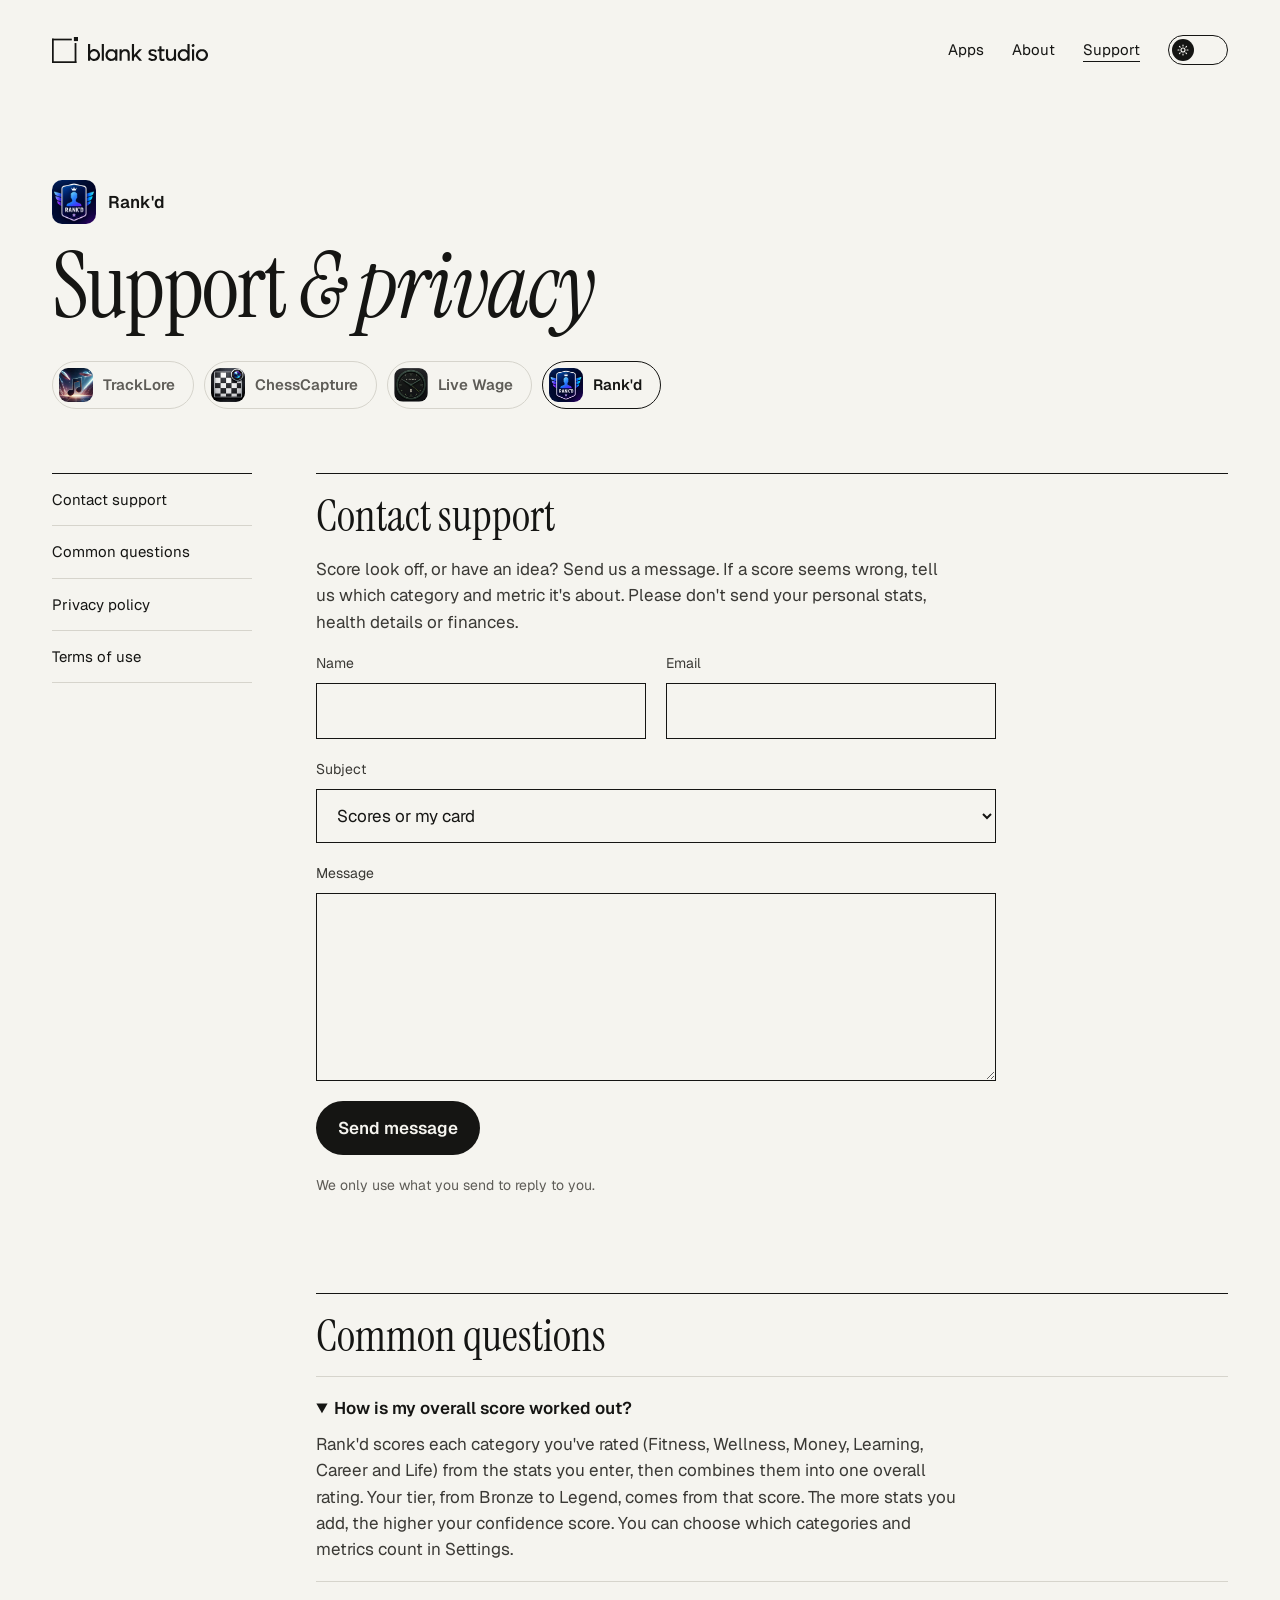
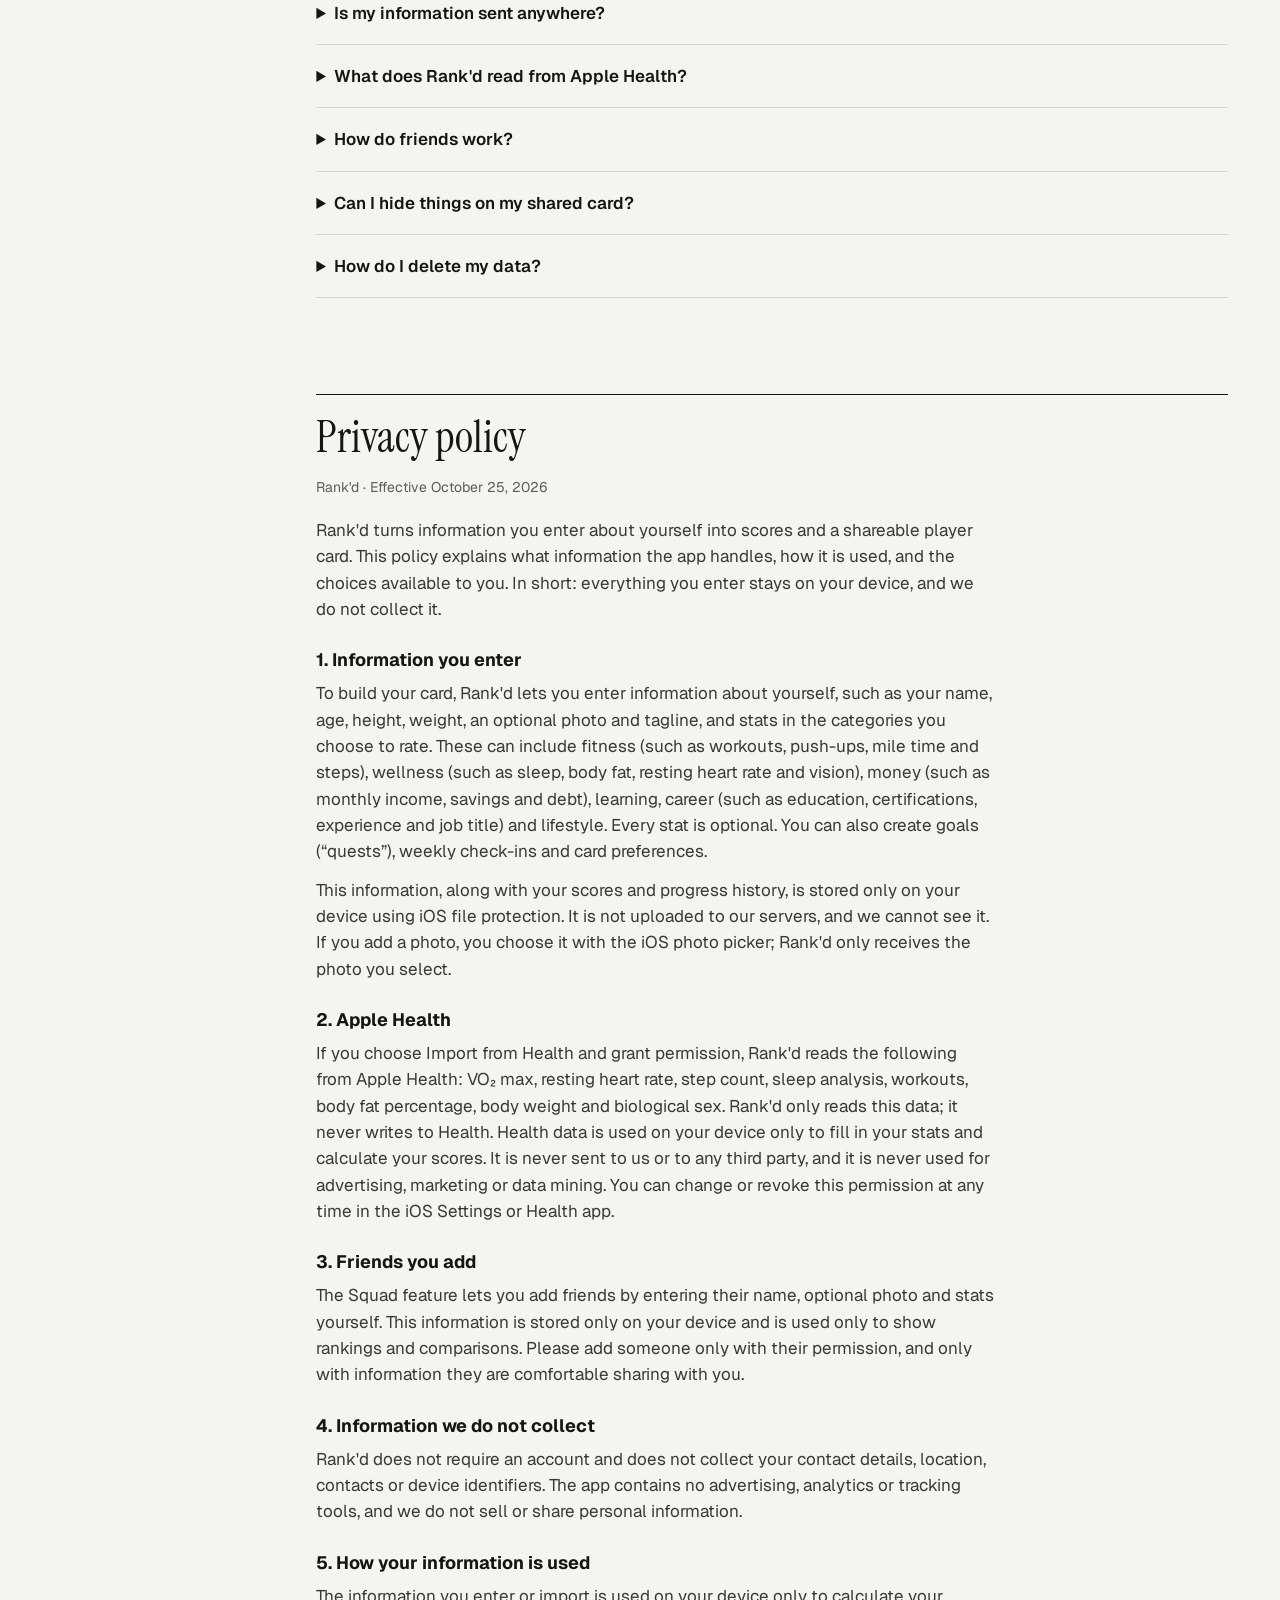
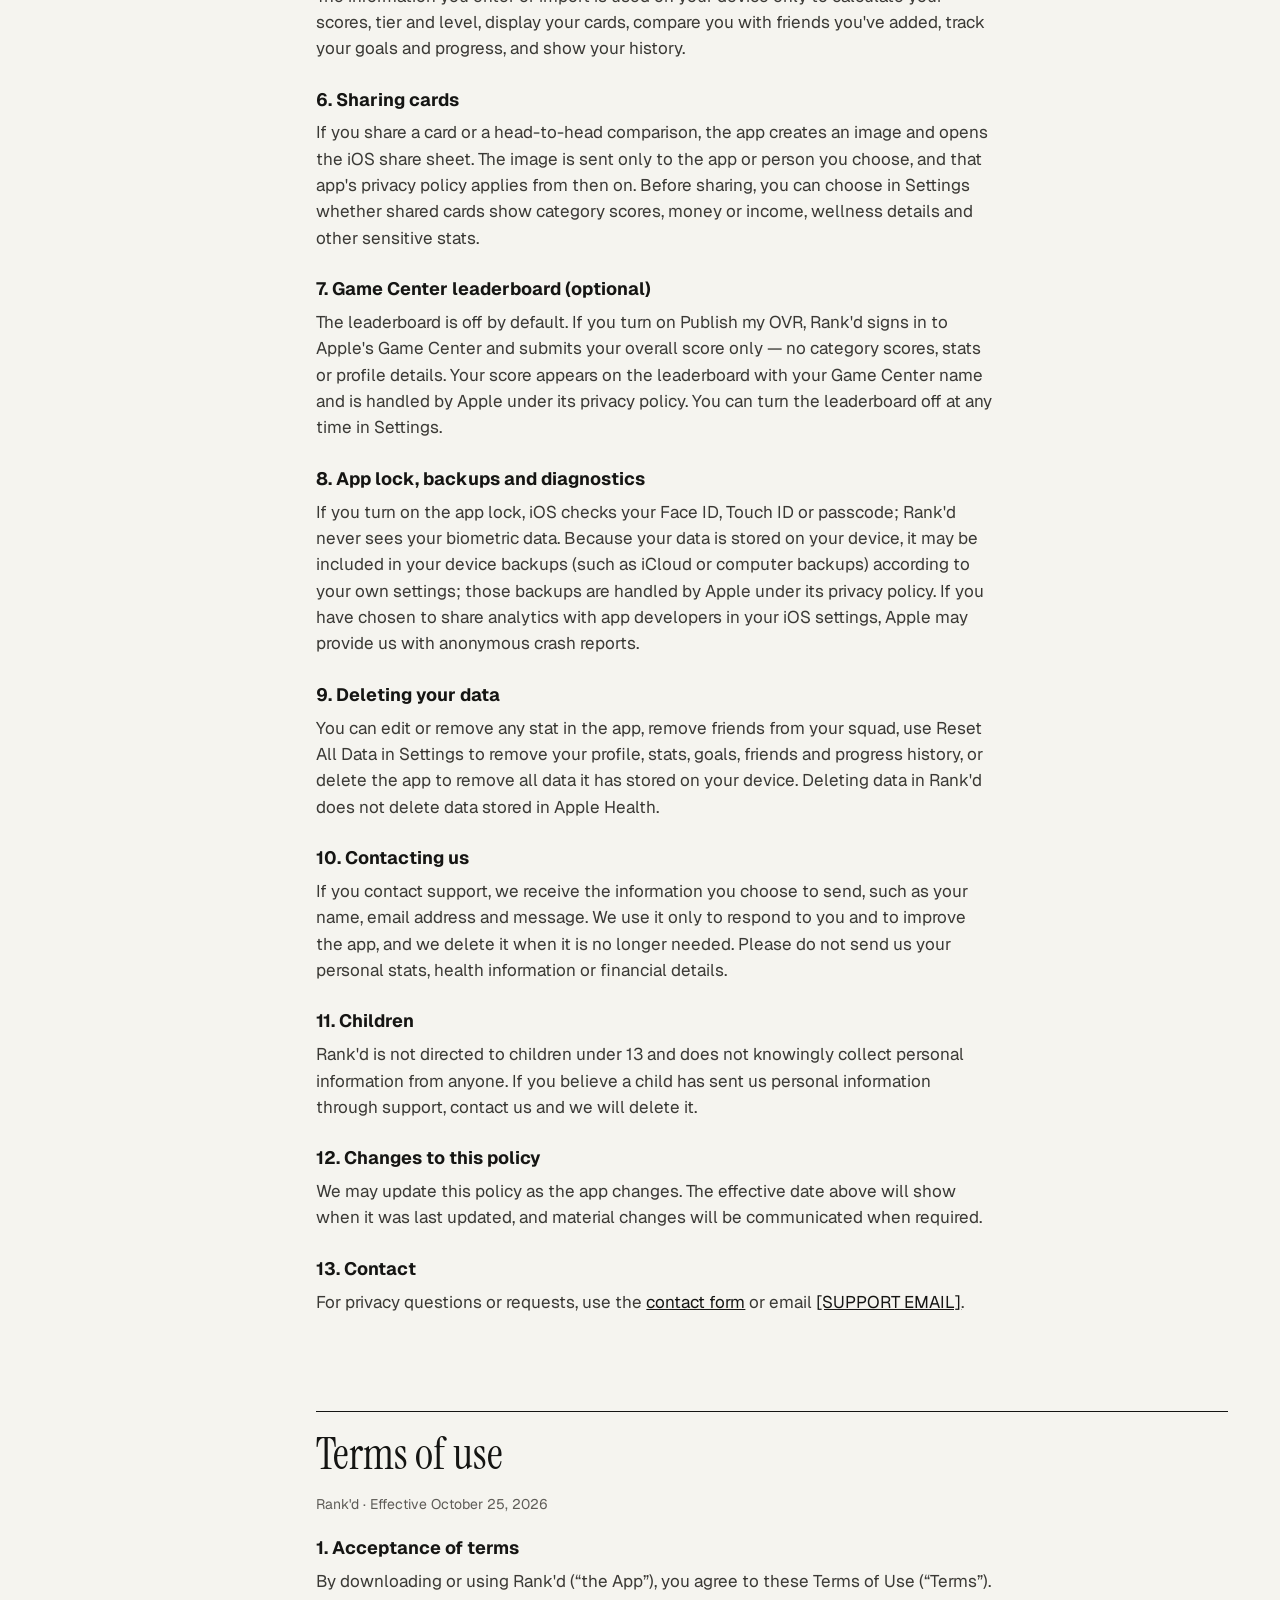
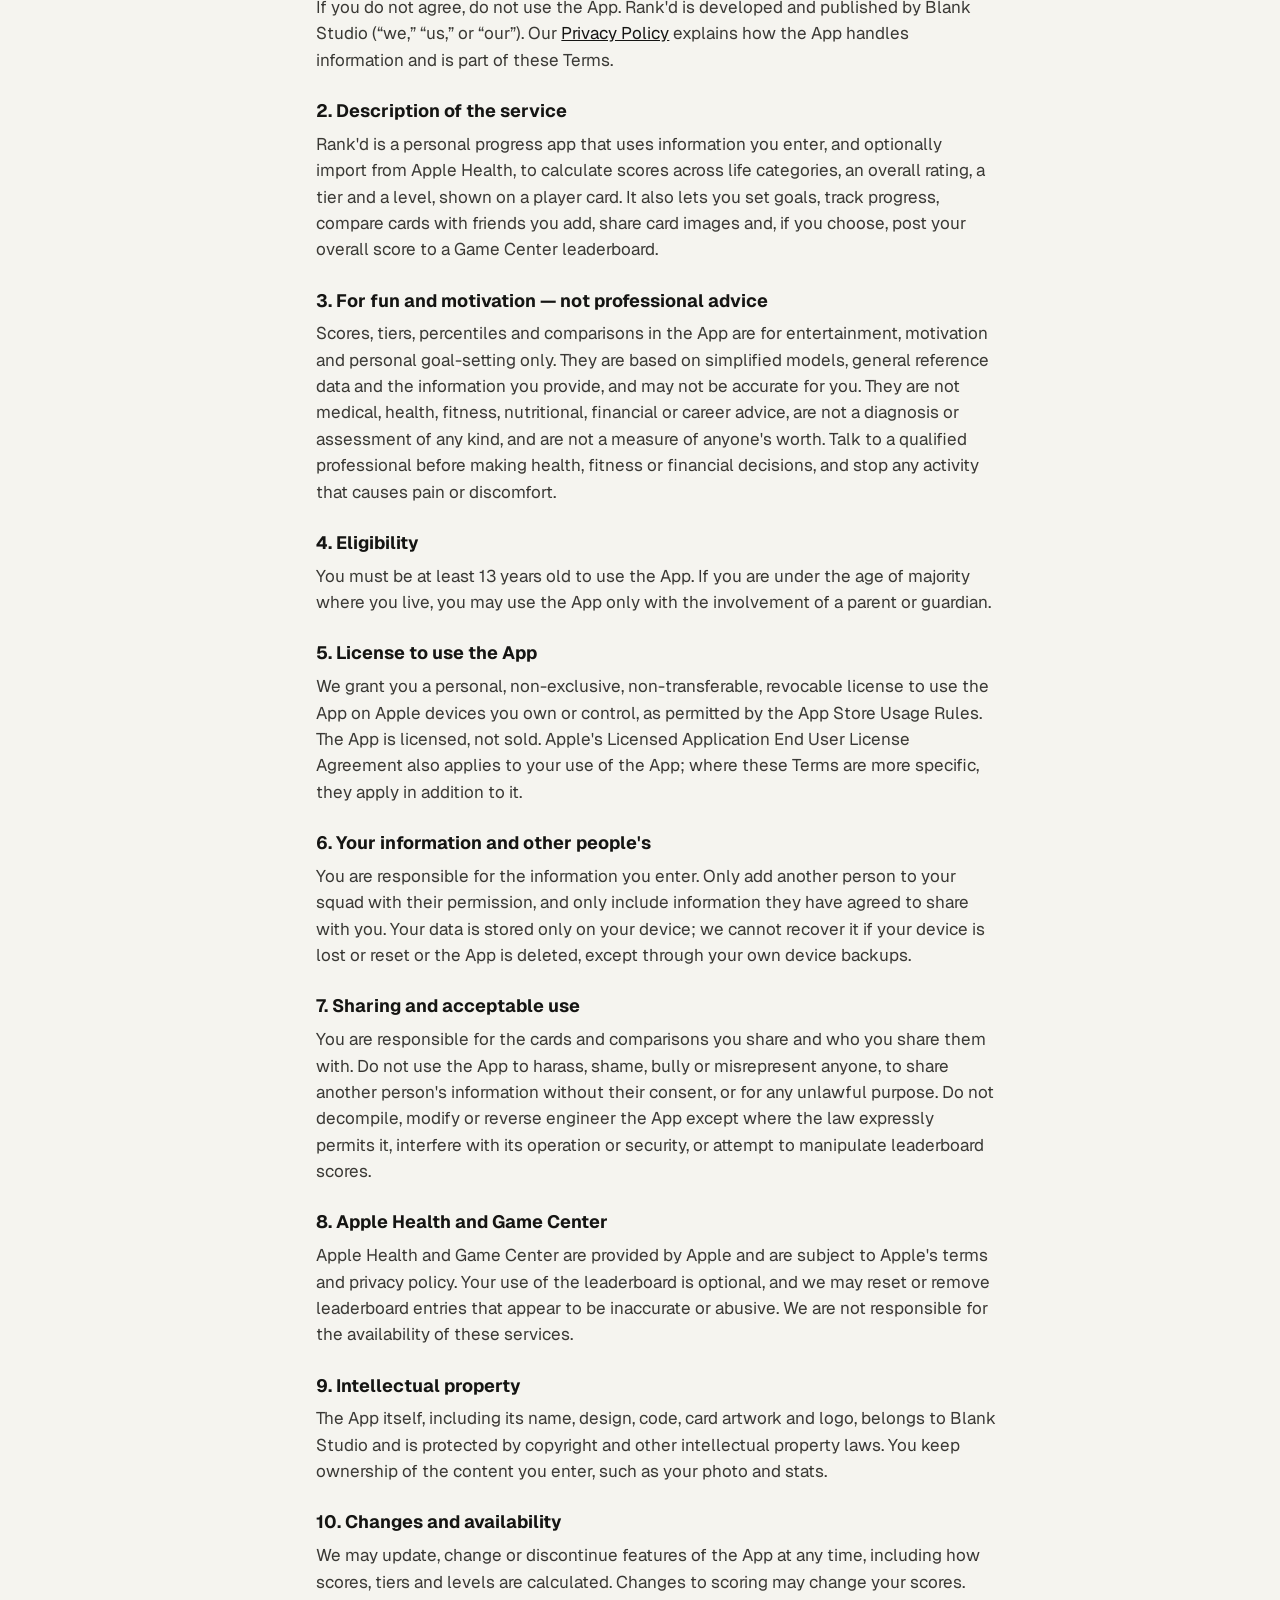
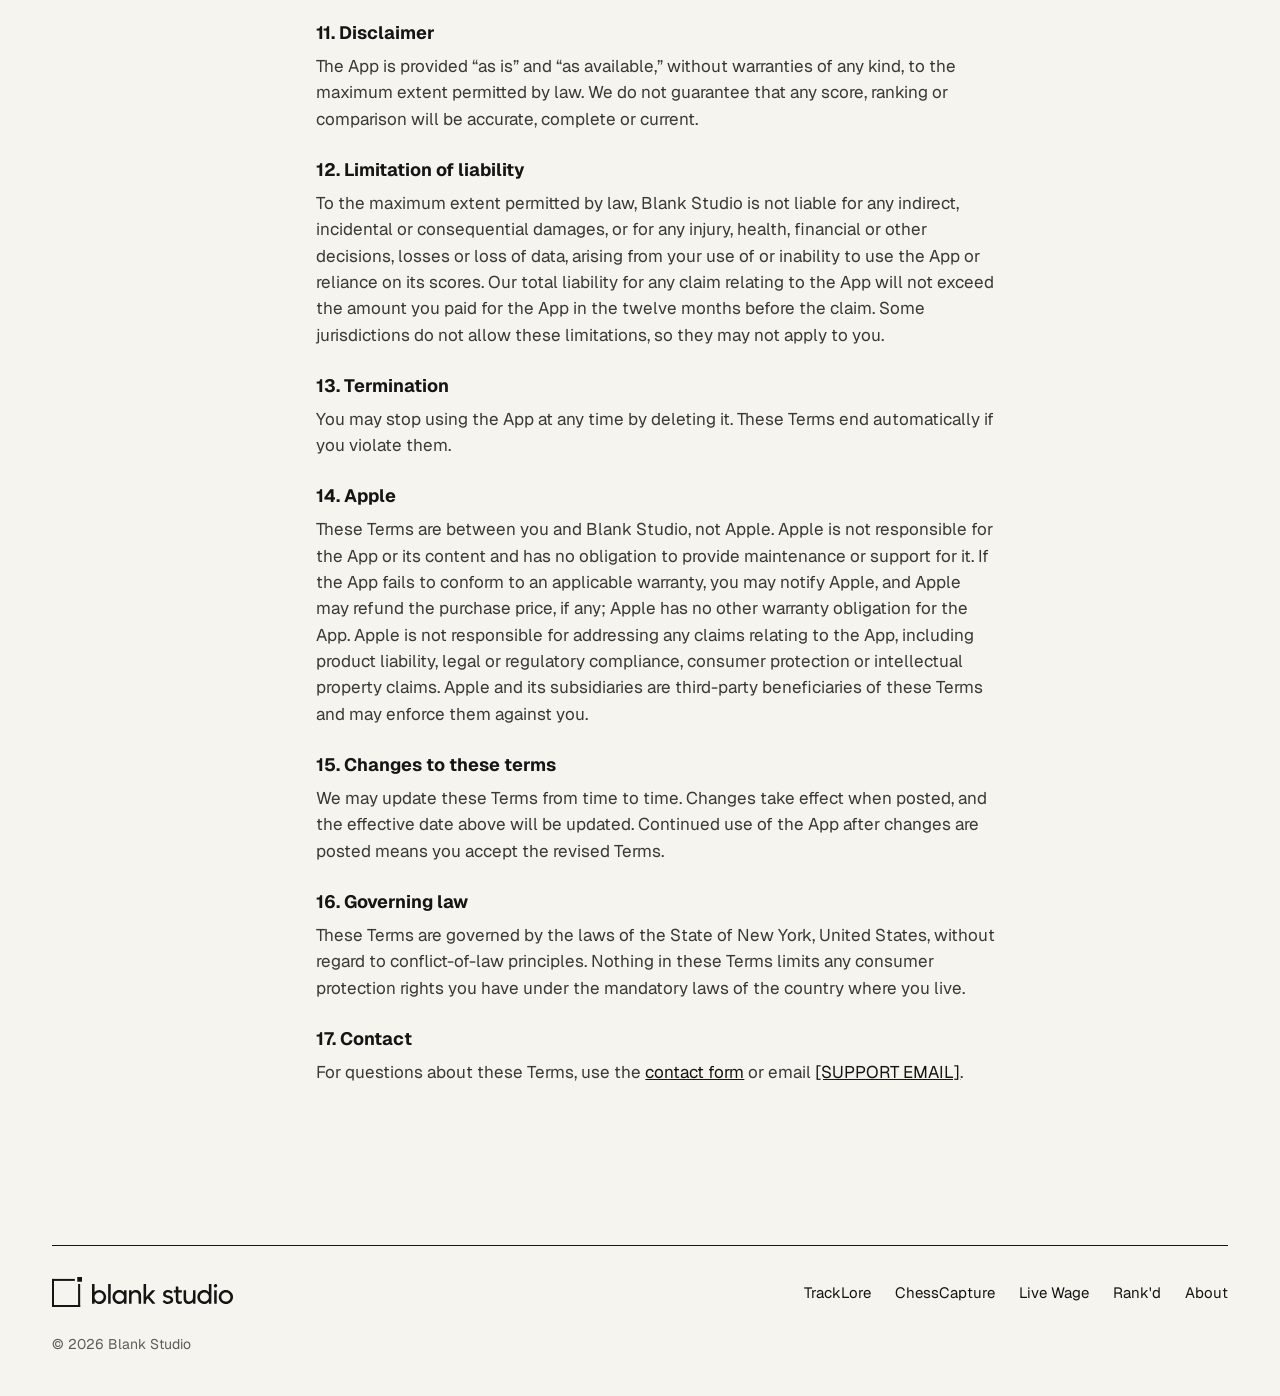
<file: rankd-support.html>
<!doctype html>
<html lang="en">
<head>
  <meta charset="utf-8">
  <meta name="viewport" content="width=device-width, initial-scale=1">
  <title>Rank'd Support, Privacy &amp; Terms — Blank Studio</title>
  <meta name="description" content="Get help with Rank'd and read its privacy policy and terms of use.">
  <link rel="icon" href="images/favicon.svg" type="image/svg+xml">
  <link rel="apple-touch-icon" href="images/apple-touch-icon.png">
  <meta property="og:site_name" content="Blank Studio">
  <meta property="og:image" content="https://blankstudio91.github.io/images/og-image.png">
  <meta name="twitter:card" content="summary_large_image">
  <script>(function(){try{var t=localStorage.getItem('theme');if(!t){t=window.matchMedia('(prefers-color-scheme: dark)').matches?'dark':'light';}document.documentElement.setAttribute('data-theme',t);}catch(e){}})();</script>
  <link rel="preconnect" href="https://fonts.googleapis.com">
  <link rel="preconnect" href="https://fonts.gstatic.com" crossorigin>
  <link href="https://fonts.googleapis.com/css2?family=Instrument+Serif:ital@0;1&family=Geist:wght@400;500;600&display=swap" rel="stylesheet">
  <link rel="stylesheet" href="css/styles.css">
</head>
<body>
  <a class="skip-link" href="#main">Skip to content</a>

  <header class="wrap site-header">
    <a class="brand" href="index.html" aria-label="Blank Studio home">
      <img class="logo-mark" src="images/logo-mark.svg" alt="" width="26" height="26">
      <img class="logo-word" src="images/logo-wordmark.svg" alt="" width="120" height="17">
    </a>
    <nav class="nav" aria-label="Main">
      <a href="index.html#apps">Apps</a>
      <a href="about.html">About</a>
      <a href="support.html" aria-current="page">Support</a>
    </nav>
    <button class="theme-toggle" type="button" aria-label="Dark mode" aria-pressed="false">
      <span class="track">
        <span class="knob">
          <svg class="icon-sun" width="12" height="12" viewBox="0 0 24 24" fill="none" stroke="currentColor" stroke-width="2.2" stroke-linecap="round" aria-hidden="true"><circle cx="12" cy="12" r="4"/><path d="M12 2v2M12 20v2M4.9 4.9l1.4 1.4M17.7 17.7l1.4 1.4M2 12h2M20 12h2M4.9 19.1l1.4-1.4M17.7 6.3l1.4-1.4"/></svg>
          <svg class="icon-moon" width="12" height="12" viewBox="0 0 24 24" fill="none" stroke="currentColor" stroke-width="2.2" stroke-linecap="round" stroke-linejoin="round" aria-hidden="true"><path d="M20 14.5A8 8 0 1 1 9.5 4a6.5 6.5 0 0 0 10.5 10.5z"/></svg>
        </span>
      </span>
    </button>
  </header>

  <main id="main">
    <section class="wrap support-hero">
      <div>
        <div class="app-chip">
          <img src="images/rankd-icon.jpg" alt="" width="44" height="44">
          <span>Rank'd</span>
        </div>
        <h1 class="serif">Support <em>&amp; privacy</em></h1>
      </div>
      <nav class="app-switch" aria-label="Choose an app">
        <a href="support.html"><img src="images/tracklore-icon.jpg" alt="" width="34" height="34">TrackLore</a>
        <a href="chesscapture-support.html"><img src="images/chesscapture-icon.jpg" alt="" width="34" height="34">ChessCapture</a>
        <a href="livewage-support.html"><img src="images/livewage-icon.jpg" alt="" width="34" height="34">Live Wage</a>
        <a href="rankd-support.html" aria-current="page"><img src="images/rankd-icon.jpg" alt="" width="34" height="34">Rank'd</a>
      </nav>
    </section>

    <div class="wrap support-layout">
      <nav class="toc" aria-label="On this page">
        <a href="#contact">Contact support</a>
        <a href="#faq">Common questions</a>
        <a href="#privacy">Privacy policy</a>
        <a href="#terms">Terms of use</a>
      </nav>

      <div class="support-main">
        <section id="contact" aria-labelledby="contact-h">
          <h2 id="contact-h" class="serif">Contact support</h2>
          <p class="copy">Score look off, or have an idea? Send us a message. If a score seems wrong, tell us which category and metric it's about. Please don't send your personal stats, health details or finances.</p>
          <!--
            VISUAL ONLY for now: submitting does nothing.
            To make it work later: create a free form at formspree.io with the business email,
            then add  action="https://formspree.io/f/YOUR_FORM_ID" method="POST"  to the <form> tag
            and delete  onsubmit="return false;"
          -->
          <form class="support-form" onsubmit="return false;">
            <input type="hidden" name="app" value="Rank'd">
            <div class="field-row">
              <div class="field">
                <label for="rk-name">Name</label>
                <input id="rk-name" name="name" type="text" autocomplete="name" required>
              </div>
              <div class="field">
                <label for="rk-email">Email</label>
                <input id="rk-email" name="email" type="email" autocomplete="email" required>
              </div>
            </div>
            <div class="field">
              <label for="rk-subject">Subject</label>
              <select id="rk-subject" name="subject">
                <option>Scores or my card</option>
                <option>Apple Health import</option>
                <option>Squad, sharing or leaderboard</option>
                <option>Quests or progress</option>
                <option>Feature idea</option>
                <option>Something else</option>
              </select>
            </div>
            <div class="field">
              <label for="rk-message">Message</label>
              <textarea id="rk-message" name="message" rows="6" required></textarea>
            </div>
            <button class="btn btn-solid" type="submit">Send message</button>
            <p class="form-note">We only use what you send to reply to you.</p>
          </form>
        </section>

        <section id="faq" aria-labelledby="faq-h">
          <h2 id="faq-h" class="serif">Common questions</h2>
          <div class="faq">
            <details open>
              <summary>How is my overall score worked out?</summary>
              <p>Rank'd scores each category you've rated (Fitness, Wellness, Money, Learning, Career and Life) from the stats you enter, then combines them into one overall rating. Your tier, from Bronze to Legend, comes from that score. The more stats you add, the higher your confidence score. You can choose which categories and metrics count in Settings.</p>
            </details>
            <details>
              <summary>Is my information sent anywhere?</summary>
              <p>No. Your profile, stats, goals, friends and history are saved only on your iPhone. Rank'd has no account and doesn't send your information to us. The only exception is the optional Game Center leaderboard: if you turn on Publish my OVR, your overall score (and nothing else) is sent to Apple's Game Center.</p>
            </details>
            <details>
              <summary>What does Rank'd read from Apple Health?</summary>
              <p>Only if you allow it: VO₂ max, resting heart rate, steps, sleep, workouts, body fat, weight and biological sex. Rank'd only reads, never writes to Health, and uses this data on your device only to fill in your stats.</p>
            </details>
            <details>
              <summary>How do friends work?</summary>
              <p>You add friends to your squad yourself, with their permission, by entering their stats. They're saved on your device only. To compare with someone who isn't nearby, share your card or a head-to-head comparison as an image.</p>
            </details>
            <details>
              <summary>Can I hide things on my shared card?</summary>
              <p>Yes. In Settings you can choose whether shared cards show category scores, money or income, wellness details and other sensitive stats. Your full data stays on your device either way.</p>
            </details>
            <details>
              <summary>How do I delete my data?</summary>
              <p>Use Reset All Data in Settings to remove your profile, stats, goals, friends and progress history, or delete the app to remove everything it has stored.</p>
            </details>
          </div>
        </section>

        <!-- When the policy changes, update the effective date below. -->
        <section id="privacy" aria-labelledby="privacy-h">
          <h2 id="privacy-h" class="serif">Privacy policy</h2>
          <span class="muted" style="font-size: 14px">Rank'd · Effective October 25, 2026</span>
          <div class="policy">
            <p>Rank'd turns information you enter about yourself into scores and a shareable player card. This policy explains what information the app handles, how it is used, and the choices available to you. In short: everything you enter stays on your device, and we do not collect it.</p>

            <div>
              <h3>1. Information you enter</h3>
              <p>To build your card, Rank'd lets you enter information about yourself, such as your name, age, height, weight, an optional photo and tagline, and stats in the categories you choose to rate. These can include fitness (such as workouts, push-ups, mile time and steps), wellness (such as sleep, body fat, resting heart rate and vision), money (such as monthly income, savings and debt), learning, career (such as education, certifications, experience and job title) and lifestyle. Every stat is optional. You can also create goals (“quests”), weekly check-ins and card preferences.</p>
              <p style="margin-top: 12px">This information, along with your scores and progress history, is stored only on your device using iOS file protection. It is not uploaded to our servers, and we cannot see it. If you add a photo, you choose it with the iOS photo picker; Rank'd only receives the photo you select.</p>
            </div>

            <div>
              <h3>2. Apple Health</h3>
              <p>If you choose Import from Health and grant permission, Rank'd reads the following from Apple Health: VO₂ max, resting heart rate, step count, sleep analysis, workouts, body fat percentage, body weight and biological sex. Rank'd only reads this data; it never writes to Health. Health data is used on your device only to fill in your stats and calculate your scores. It is never sent to us or to any third party, and it is never used for advertising, marketing or data mining. You can change or revoke this permission at any time in the iOS Settings or Health app.</p>
            </div>

            <div>
              <h3>3. Friends you add</h3>
              <p>The Squad feature lets you add friends by entering their name, optional photo and stats yourself. This information is stored only on your device and is used only to show rankings and comparisons. Please add someone only with their permission, and only with information they are comfortable sharing with you.</p>
            </div>

            <div>
              <h3>4. Information we do not collect</h3>
              <p>Rank'd does not require an account and does not collect your contact details, location, contacts or device identifiers. The app contains no advertising, analytics or tracking tools, and we do not sell or share personal information.</p>
            </div>

            <div>
              <h3>5. How your information is used</h3>
              <p>The information you enter or import is used on your device only to calculate your scores, tier and level, display your cards, compare you with friends you've added, track your goals and progress, and show your history.</p>
            </div>

            <div>
              <h3>6. Sharing cards</h3>
              <p>If you share a card or a head-to-head comparison, the app creates an image and opens the iOS share sheet. The image is sent only to the app or person you choose, and that app's privacy policy applies from then on. Before sharing, you can choose in Settings whether shared cards show category scores, money or income, wellness details and other sensitive stats.</p>
            </div>

            <div>
              <h3>7. Game Center leaderboard (optional)</h3>
              <p>The leaderboard is off by default. If you turn on Publish my OVR, Rank'd signs in to Apple's Game Center and submits your overall score only — no category scores, stats or profile details. Your score appears on the leaderboard with your Game Center name and is handled by Apple under its privacy policy. You can turn the leaderboard off at any time in Settings.</p>
            </div>

            <div>
              <h3>8. App lock, backups and diagnostics</h3>
              <p>If you turn on the app lock, iOS checks your Face ID, Touch ID or passcode; Rank'd never sees your biometric data. Because your data is stored on your device, it may be included in your device backups (such as iCloud or computer backups) according to your own settings; those backups are handled by Apple under its privacy policy. If you have chosen to share analytics with app developers in your iOS settings, Apple may provide us with anonymous crash reports.</p>
            </div>

            <div>
              <h3>9. Deleting your data</h3>
              <p>You can edit or remove any stat in the app, remove friends from your squad, use Reset All Data in Settings to remove your profile, stats, goals, friends and progress history, or delete the app to remove all data it has stored on your device. Deleting data in Rank'd does not delete data stored in Apple Health.</p>
            </div>

            <div>
              <h3>10. Contacting us</h3>
              <p>If you contact support, we receive the information you choose to send, such as your name, email address and message. We use it only to respond to you and to improve the app, and we delete it when it is no longer needed. Please do not send us your personal stats, health information or financial details.</p>
            </div>

            <div>
              <h3>11. Children</h3>
              <p>Rank'd is not directed to children under 13 and does not knowingly collect personal information from anyone. If you believe a child has sent us personal information through support, contact us and we will delete it.</p>
            </div>

            <div>
              <h3>12. Changes to this policy</h3>
              <p>We may update this policy as the app changes. The effective date above will show when it was last updated, and material changes will be communicated when required.</p>
            </div>

            <div>
              <h3>13. Contact</h3>
              <p>For privacy questions or requests, use the <a href="#contact">contact form</a> or email <a href="mailto:[SUPPORT EMAIL]">[SUPPORT EMAIL]</a>.</p>
            </div>
          </div>
        </section>

        <!-- When the terms change, update the effective date below. -->
        <section id="terms" aria-labelledby="terms-h">
          <h2 id="terms-h" class="serif">Terms of use</h2>
          <span class="muted" style="font-size: 14px">Rank'd · Effective October 25, 2026</span>
          <div class="policy">
            <div>
              <h3>1. Acceptance of terms</h3>
              <p>By downloading or using Rank'd (“the App”), you agree to these Terms of Use (“Terms”). If you do not agree, do not use the App. Rank'd is developed and published by Blank Studio (“we,” “us,” or “our”). Our <a href="#privacy">Privacy Policy</a> explains how the App handles information and is part of these Terms.</p>
            </div>

            <div>
              <h3>2. Description of the service</h3>
              <p>Rank'd is a personal progress app that uses information you enter, and optionally import from Apple Health, to calculate scores across life categories, an overall rating, a tier and a level, shown on a player card. It also lets you set goals, track progress, compare cards with friends you add, share card images and, if you choose, post your overall score to a Game Center leaderboard.</p>
            </div>

            <div>
              <h3>3. For fun and motivation — not professional advice</h3>
              <p>Scores, tiers, percentiles and comparisons in the App are for entertainment, motivation and personal goal-setting only. They are based on simplified models, general reference data and the information you provide, and may not be accurate for you. They are not medical, health, fitness, nutritional, financial or career advice, are not a diagnosis or assessment of any kind, and are not a measure of anyone's worth. Talk to a qualified professional before making health, fitness or financial decisions, and stop any activity that causes pain or discomfort.</p>
            </div>

            <div>
              <h3>4. Eligibility</h3>
              <p>You must be at least 13 years old to use the App. If you are under the age of majority where you live, you may use the App only with the involvement of a parent or guardian.</p>
            </div>

            <div>
              <h3>5. License to use the App</h3>
              <p>We grant you a personal, non-exclusive, non-transferable, revocable license to use the App on Apple devices you own or control, as permitted by the App Store Usage Rules. The App is licensed, not sold. Apple's Licensed Application End User License Agreement also applies to your use of the App; where these Terms are more specific, they apply in addition to it.</p>
            </div>

            <div>
              <h3>6. Your information and other people's</h3>
              <p>You are responsible for the information you enter. Only add another person to your squad with their permission, and only include information they have agreed to share with you. Your data is stored only on your device; we cannot recover it if your device is lost or reset or the App is deleted, except through your own device backups.</p>
            </div>

            <div>
              <h3>7. Sharing and acceptable use</h3>
              <p>You are responsible for the cards and comparisons you share and who you share them with. Do not use the App to harass, shame, bully or misrepresent anyone, to share another person's information without their consent, or for any unlawful purpose. Do not decompile, modify or reverse engineer the App except where the law expressly permits it, interfere with its operation or security, or attempt to manipulate leaderboard scores.</p>
            </div>

            <div>
              <h3>8. Apple Health and Game Center</h3>
              <p>Apple Health and Game Center are provided by Apple and are subject to Apple's terms and privacy policy. Your use of the leaderboard is optional, and we may reset or remove leaderboard entries that appear to be inaccurate or abusive. We are not responsible for the availability of these services.</p>
            </div>

            <div>
              <h3>9. Intellectual property</h3>
              <p>The App itself, including its name, design, code, card artwork and logo, belongs to Blank Studio and is protected by copyright and other intellectual property laws. You keep ownership of the content you enter, such as your photo and stats.</p>
            </div>

            <div>
              <h3>10. Changes and availability</h3>
              <p>We may update, change or discontinue features of the App at any time, including how scores, tiers and levels are calculated. Changes to scoring may change your scores.</p>
            </div>

            <div>
              <h3>11. Disclaimer</h3>
              <p>The App is provided “as is” and “as available,” without warranties of any kind, to the maximum extent permitted by law. We do not guarantee that any score, ranking or comparison will be accurate, complete or current.</p>
            </div>

            <div>
              <h3>12. Limitation of liability</h3>
              <p>To the maximum extent permitted by law, Blank Studio is not liable for any indirect, incidental or consequential damages, or for any injury, health, financial or other decisions, losses or loss of data, arising from your use of or inability to use the App or reliance on its scores. Our total liability for any claim relating to the App will not exceed the amount you paid for the App in the twelve months before the claim. Some jurisdictions do not allow these limitations, so they may not apply to you.</p>
            </div>

            <div>
              <h3>13. Termination</h3>
              <p>You may stop using the App at any time by deleting it. These Terms end automatically if you violate them.</p>
            </div>

            <div>
              <h3>14. Apple</h3>
              <p>These Terms are between you and Blank Studio, not Apple. Apple is not responsible for the App or its content and has no obligation to provide maintenance or support for it. If the App fails to conform to an applicable warranty, you may notify Apple, and Apple may refund the purchase price, if any; Apple has no other warranty obligation for the App. Apple is not responsible for addressing any claims relating to the App, including product liability, legal or regulatory compliance, consumer protection or intellectual property claims. Apple and its subsidiaries are third-party beneficiaries of these Terms and may enforce them against you.</p>
            </div>

            <div>
              <h3>15. Changes to these terms</h3>
              <p>We may update these Terms from time to time. Changes take effect when posted, and the effective date above will be updated. Continued use of the App after changes are posted means you accept the revised Terms.</p>
            </div>

            <div>
              <h3>16. Governing law</h3>
              <p>These Terms are governed by the laws of the State of New York, United States, without regard to conflict-of-law principles. Nothing in these Terms limits any consumer protection rights you have under the mandatory laws of the country where you live.</p>
            </div>

            <div>
              <h3>17. Contact</h3>
              <p>For questions about these Terms, use the <a href="#contact">contact form</a> or email <a href="mailto:[SUPPORT EMAIL]">[SUPPORT EMAIL]</a>.</p>
            </div>
          </div>
        </section>
      </div>
    </div>
  </main>

  <footer class="wrap site-footer">
    <div class="footer-row">
      <a class="brand footer-brand" href="index.html" aria-label="Blank Studio home">
        <img class="logo-mark" src="images/logo-mark.svg" alt="" width="26" height="26">
        <img class="logo-word" src="images/logo-wordmark.svg" alt="" width="120" height="17">
      </a>
      <nav class="footer-nav" aria-label="Footer">
        <a href="tracklore.html">TrackLore</a>
        <a href="chesscapture.html">ChessCapture</a>
        <a href="livewage.html">Live Wage</a>
        <a href="rankd.html">Rank'd</a>
        <a href="about.html">About</a>
      </nav>
    </div>
    <span class="copyright">© 2026 Blank Studio</span>
  </footer>

  <script src="js/theme.js"></script>
</body>
</html>
</file>
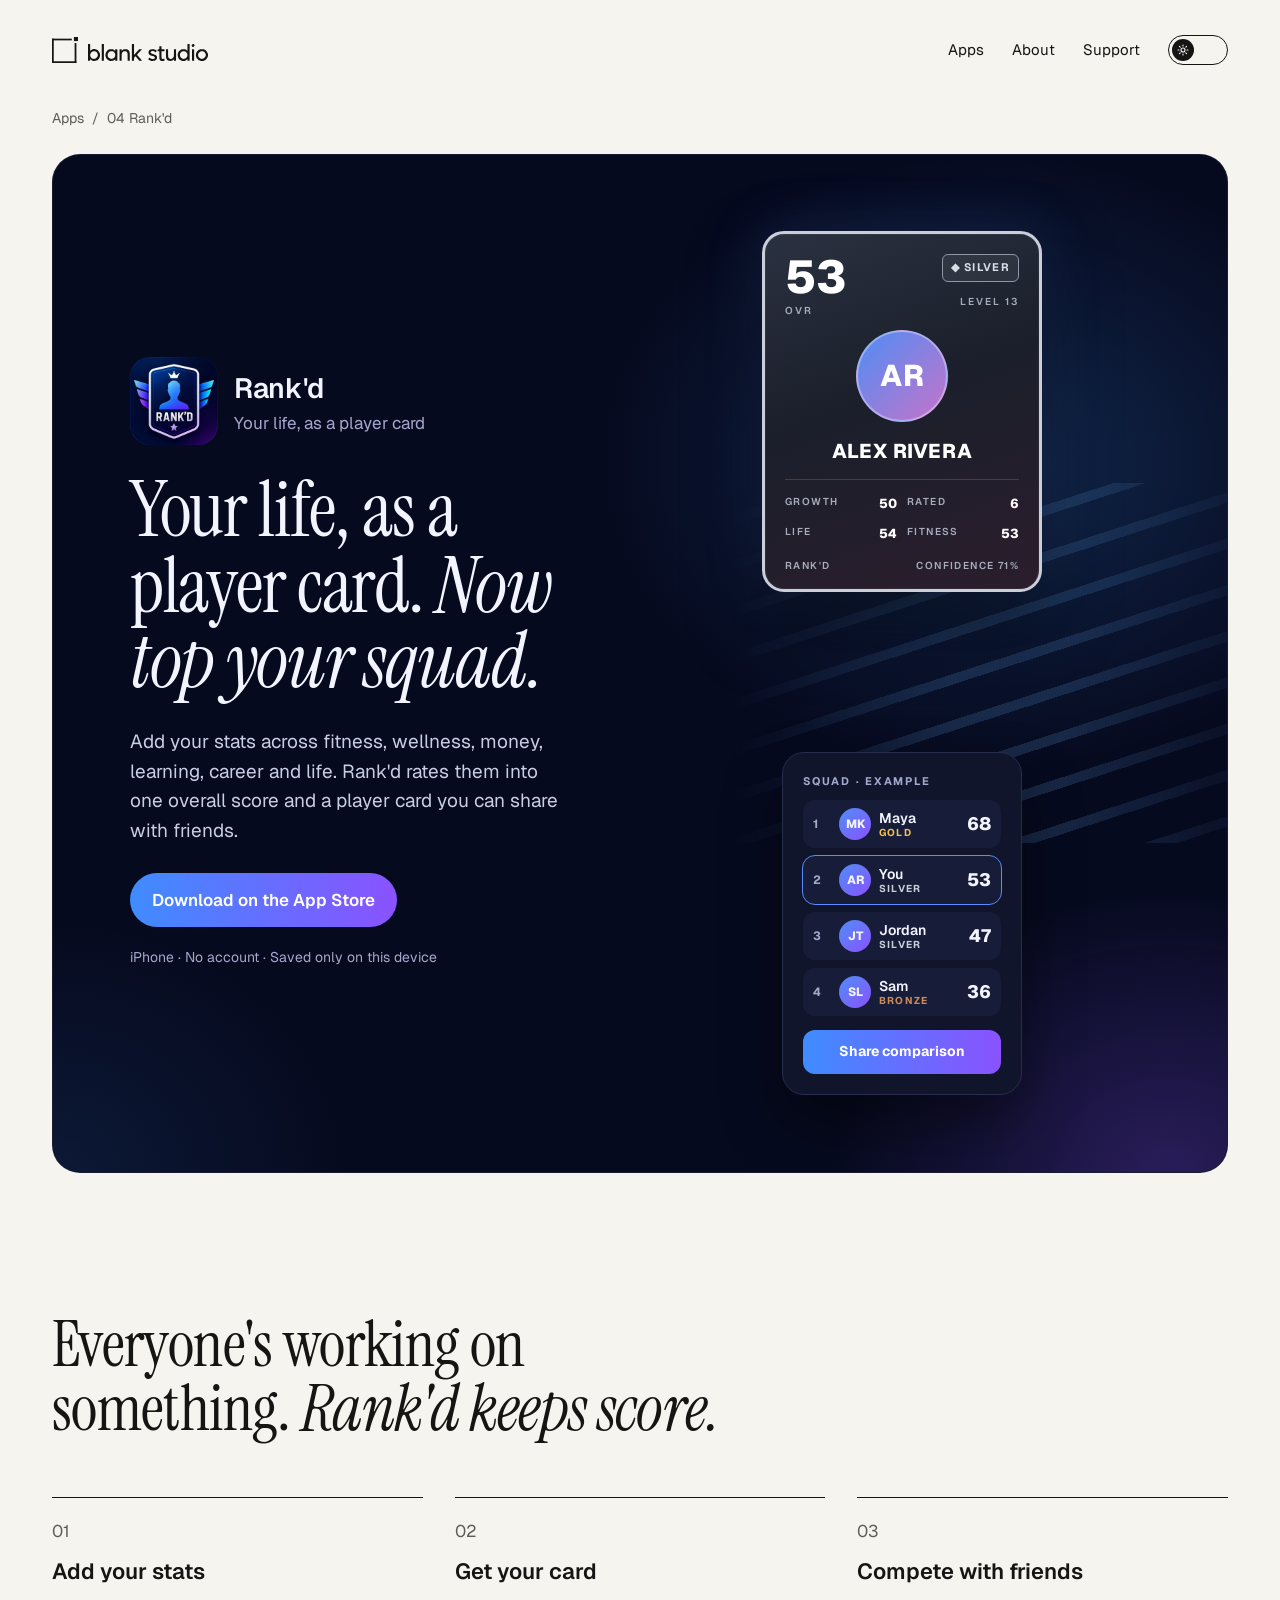
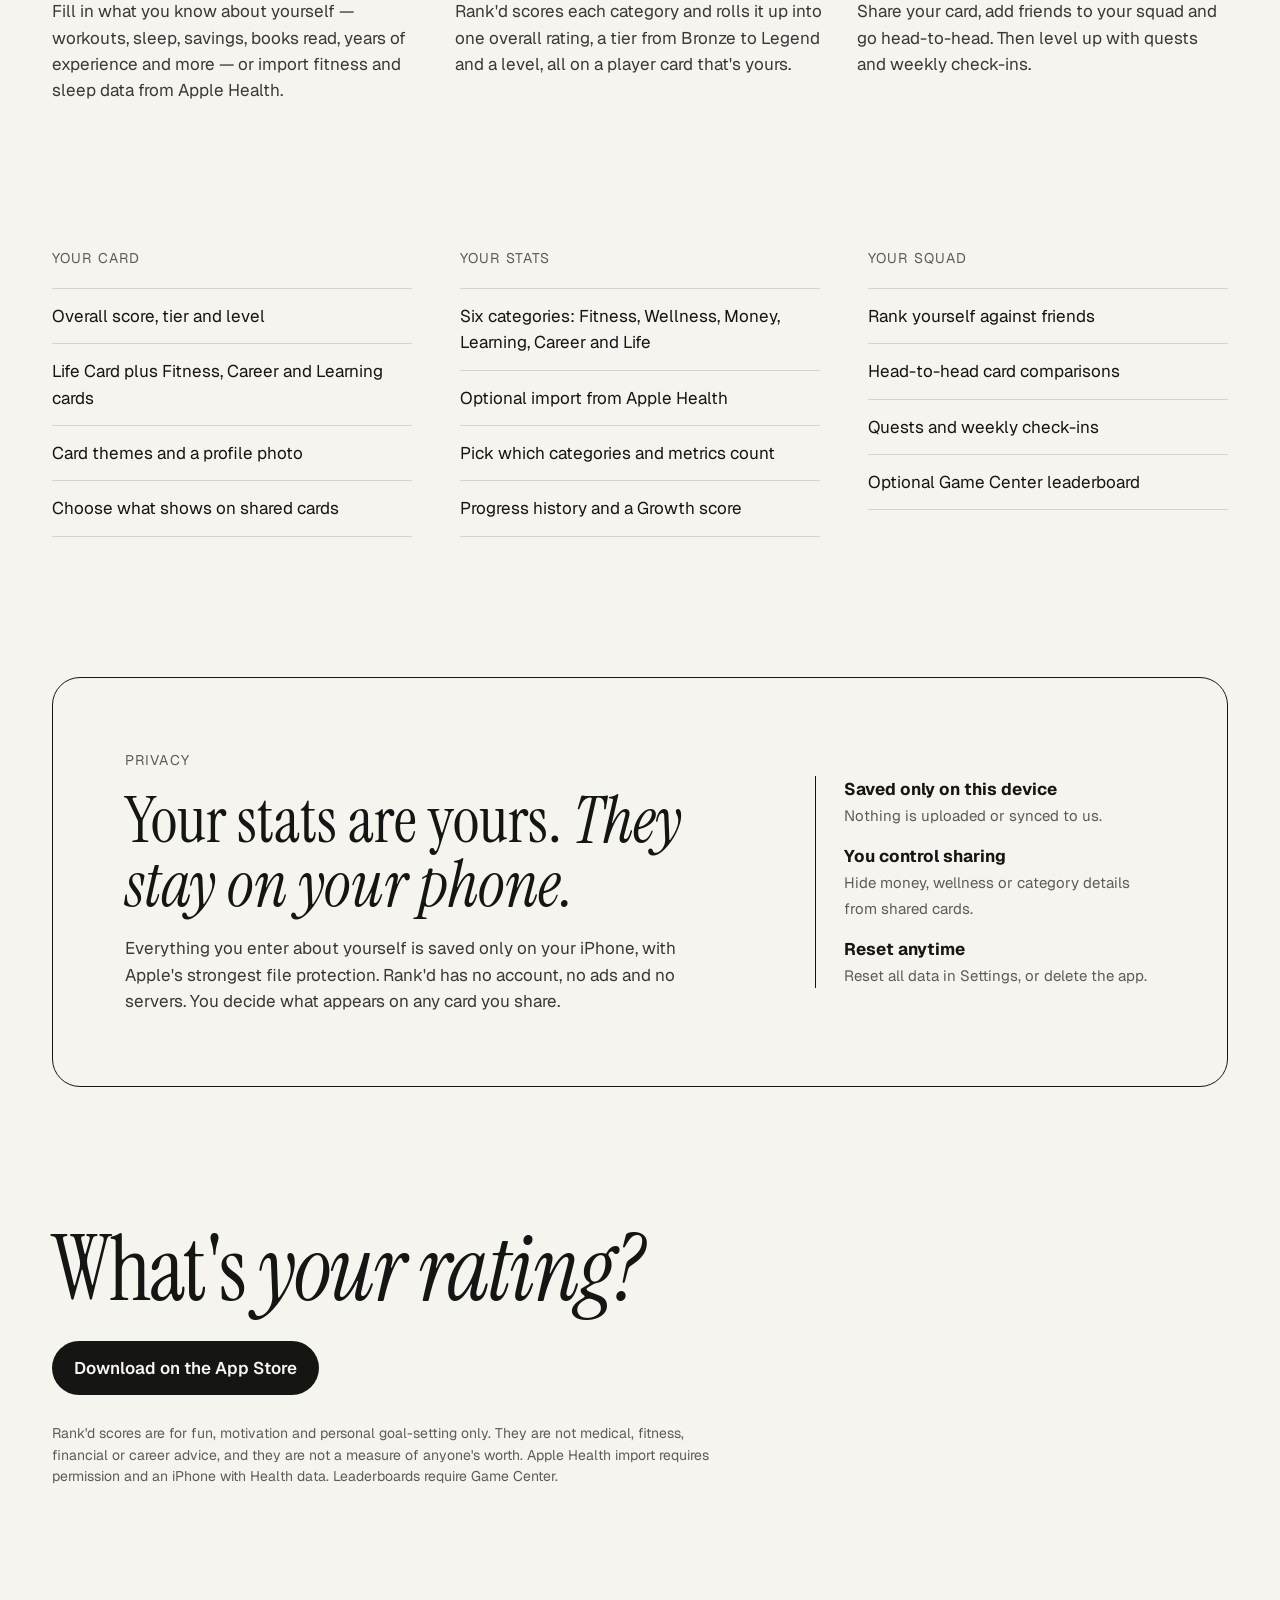
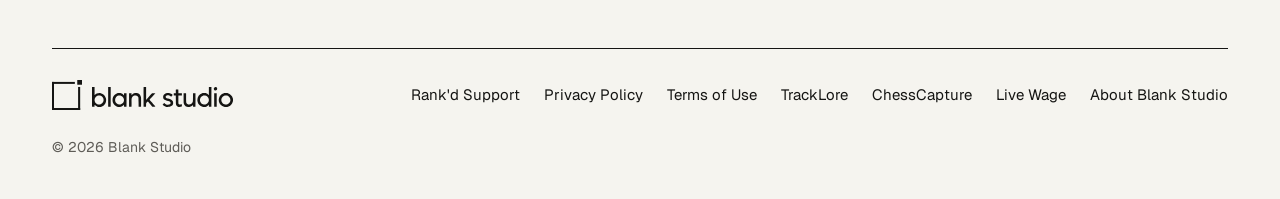
<file: rankd.html>
<!doctype html>
<html lang="en">
<head>
  <meta charset="utf-8">
  <meta name="viewport" content="width=device-width, initial-scale=1">
  <title>Rank'd — Your life, as a player card</title>
  <meta name="description" content="Rank'd turns your stats into an overall score and a player card you can share and compare with friends. Saved only on your device, no account.">
  <meta property="og:title" content="Rank'd — Your life, as a player card">
  <meta property="og:description" content="Rate your life, get your card, and compete with friends.">
  <link rel="icon" href="images/favicon.svg" type="image/svg+xml">
  <link rel="apple-touch-icon" href="images/apple-touch-icon.png">
  <meta property="og:site_name" content="Blank Studio">
  <meta property="og:image" content="https://blankstudio91.github.io/images/rankd-icon.jpg">
  <meta name="twitter:card" content="summary">
  <script>(function(){try{var t=localStorage.getItem('theme');if(!t){t=window.matchMedia('(prefers-color-scheme: dark)').matches?'dark':'light';}document.documentElement.setAttribute('data-theme',t);}catch(e){}})();</script>
  <link rel="preconnect" href="https://fonts.googleapis.com">
  <link rel="preconnect" href="https://fonts.gstatic.com" crossorigin>
  <link href="https://fonts.googleapis.com/css2?family=Instrument+Serif:ital@0;1&family=Geist:wght@400;500;600&display=swap" rel="stylesheet">
  <link rel="stylesheet" href="css/styles.css">
</head>
<body>
  <a class="skip-link" href="#main">Skip to content</a>

  <header class="wrap site-header">
    <a class="brand" href="index.html" aria-label="Blank Studio home">
      <img class="logo-mark" src="images/logo-mark.svg" alt="" width="26" height="26">
      <img class="logo-word" src="images/logo-wordmark.svg" alt="" width="120" height="17">
    </a>
    <nav class="nav" aria-label="Main">
      <a href="index.html#apps">Apps</a>
      <a href="about.html">About</a>
      <a href="support.html">Support</a>
    </nav>
    <button class="theme-toggle" type="button" aria-label="Dark mode" aria-pressed="false">
      <span class="track">
        <span class="knob">
          <svg class="icon-sun" width="12" height="12" viewBox="0 0 24 24" fill="none" stroke="currentColor" stroke-width="2.2" stroke-linecap="round" aria-hidden="true"><circle cx="12" cy="12" r="4"/><path d="M12 2v2M12 20v2M4.9 4.9l1.4 1.4M17.7 17.7l1.4 1.4M2 12h2M20 12h2M4.9 19.1l1.4-1.4M17.7 6.3l1.4-1.4"/></svg>
          <svg class="icon-moon" width="12" height="12" viewBox="0 0 24 24" fill="none" stroke="currentColor" stroke-width="2.2" stroke-linecap="round" stroke-linejoin="round" aria-hidden="true"><path d="M20 14.5A8 8 0 1 1 9.5 4a6.5 6.5 0 0 0 10.5 10.5z"/></svg>
        </span>
      </span>
    </button>
  </header>

  <main id="main">
    <div class="wrap crumbs">
      <a href="index.html#apps">Apps</a><span aria-hidden="true">/</span><span>04 Rank'd</span>
    </div>

    <section class="wrap tl-hero">
      <div class="rk-panel">
        <div class="rk-glow" aria-hidden="true"></div>
        <div class="rk-wings" aria-hidden="true"></div>
        <div class="tl-copy">
          <div class="tl-id">
            <img src="images/rankd-icon.jpg" alt="Rank'd app icon" width="88" height="88">
            <div>
              <span class="name">Rank'd</span>
              <span class="sub" style="color: #A3A9CC">Your life, as a player card</span>
            </div>
          </div>
          <h1 class="serif">Your life, as a player card. <em>Now top your squad.</em></h1>
          <p style="font-size: 19px; max-width: 480px">Add your stats across fitness, wellness, money, learning, career and life. Rank'd rates them into one overall score and a player card you can share with friends.</p>
          <div class="btn-row" style="gap: 20px">
            <!-- TODO: replace # with the Rank'd App Store link (2 places on this page, 1 on index.html) -->
            <a class="btn btn-rk" href="#">Download on the App Store</a>
            <span class="small-rk">iPhone · No account · Saved only on this device</span>
          </div>
        </div>
        <div class="cc-phones">
          <div class="rk-card" role="img" aria-label="Example Rank'd Life Card: 53 overall, Silver tier, level 13, with growth, life, rated and fitness scores">
            <div class="top">
              <div class="ovr"><b>53</b><span>OVR</span></div>
              <div class="tier"><span class="badge">◆ SILVER</span><span class="lvl">LEVEL 13</span></div>
            </div>
            <div class="avatar">AR</div>
            <div class="who">ALEX RIVERA</div>
            <dl>
              <dt>GROWTH</dt><dd>50</dd><dt>RATED</dt><dd>6</dd>
              <dt>LIFE</dt><dd>54</dd><dt>FITNESS</dt><dd>53</dd>
            </dl>
            <div class="foot"><span>RANK'D</span><span>CONFIDENCE 71%</span></div>
          </div>
          <div class="rk-squad" role="img" aria-label="Example squad ranking with three friends ordered by overall score">
            <span class="k">Squad · example</span>
            <ol>
              <li><span class="n">1</span><span class="av">MK</span><span class="nm">Maya<small class="gold">GOLD</small></span><span class="sc">68</span></li>
              <li class="me"><span class="n">2</span><span class="av">AR</span><span class="nm">You<small class="silver">SILVER</small></span><span class="sc">53</span></li>
              <li><span class="n">3</span><span class="av">JT</span><span class="nm">Jordan<small class="silver">SILVER</small></span><span class="sc">47</span></li>
              <li><span class="n">4</span><span class="av">SL</span><span class="nm">Sam<small class="bronze">BRONZE</small></span><span class="sc">36</span></li>
            </ol>
            <span class="rk-share">Share comparison</span>
          </div>
        </div>
      </div>
    </section>

    <section class="wrap section">
      <h2 class="serif big-statement">Everyone's working on something. <em>Rank'd keeps score.</em></h2>
      <ol class="steps">
        <li><span class="muted">01</span><h3>Add your stats</h3><p>Fill in what you know about yourself — workouts, sleep, savings, books read, years of experience and more — or import fitness and sleep data from Apple Health.</p></li>
        <li><span class="muted">02</span><h3>Get your card</h3><p>Rank'd scores each category and rolls it up into one overall rating, a tier from Bronze to Legend and a level, all on a player card that's yours.</p></li>
        <li><span class="muted">03</span><h3>Compete with friends</h3><p>Share your card, add friends to your squad and go head-to-head. Then level up with quests and weekly check-ins.</p></li>
      </ol>
    </section>

    <section class="wrap section feature-cols" aria-label="Features">
      <div>
        <span class="eyebrow">Your card</span>
        <ul>
          <li>Overall score, tier and level</li>
          <li>Life Card plus Fitness, Career and Learning cards</li>
          <li>Card themes and a profile photo</li>
          <li>Choose what shows on shared cards</li>
        </ul>
      </div>
      <div>
        <span class="eyebrow">Your stats</span>
        <ul>
          <li>Six categories: Fitness, Wellness, Money, Learning, Career and Life</li>
          <li>Optional import from Apple Health</li>
          <li>Pick which categories and metrics count</li>
          <li>Progress history and a Growth score</li>
        </ul>
      </div>
      <div>
        <span class="eyebrow">Your squad</span>
        <ul>
          <li>Rank yourself against friends</li>
          <li>Head-to-head card comparisons</li>
          <li>Quests and weekly check-ins</li>
          <li>Optional Game Center leaderboard</li>
        </ul>
      </div>
    </section>

    <section class="wrap section">
      <div class="on-device">
        <div class="on-device-copy">
          <span class="eyebrow">Privacy</span>
          <h2 class="serif">Your stats are yours. <em>They stay on your phone.</em></h2>
          <p>Everything you enter about yourself is saved only on your iPhone, with Apple's strongest file protection. Rank'd has no account, no ads and no servers. You decide what appears on any card you share.</p>
        </div>
        <ul class="on-device-facts">
          <li><strong>Saved only on this device</strong><span>Nothing is uploaded or synced to us.</span></li>
          <li><strong>You control sharing</strong><span>Hide money, wellness or category details from shared cards.</span></li>
          <li><strong>Reset anytime</strong><span>Reset all data in Settings, or delete the app.</span></li>
        </ul>
      </div>
    </section>

    <section class="wrap section closing">
      <h2 class="serif">What's <em>your rating?</em></h2>
      <a class="btn btn-solid" href="#">Download on the App Store</a>
      <p class="fine-print">Rank'd scores are for fun, motivation and personal goal-setting only. They are not medical, fitness, financial or career advice, and they are not a measure of anyone's worth. Apple Health import requires permission and an iPhone with Health data. Leaderboards require Game Center.</p>
    </section>
  </main>

  <footer class="wrap site-footer">
    <div class="footer-row">
      <a class="brand footer-brand" href="index.html" aria-label="Blank Studio home">
        <img class="logo-mark" src="images/logo-mark.svg" alt="" width="26" height="26">
        <img class="logo-word" src="images/logo-wordmark.svg" alt="" width="120" height="17">
      </a>
      <nav class="footer-nav" aria-label="Footer">
        <a href="rankd-support.html">Rank'd Support</a>
        <a href="rankd-support.html#privacy">Privacy Policy</a>
        <a href="rankd-support.html#terms">Terms of Use</a>
        <a href="tracklore.html">TrackLore</a>
        <a href="chesscapture.html">ChessCapture</a>
        <a href="livewage.html">Live Wage</a>
        <a href="about.html">About Blank Studio</a>
      </nav>
    </div>
    <span class="copyright">© 2026 Blank Studio</span>
  </footer>

  <script src="js/theme.js"></script>
</body>
</html>
</file>
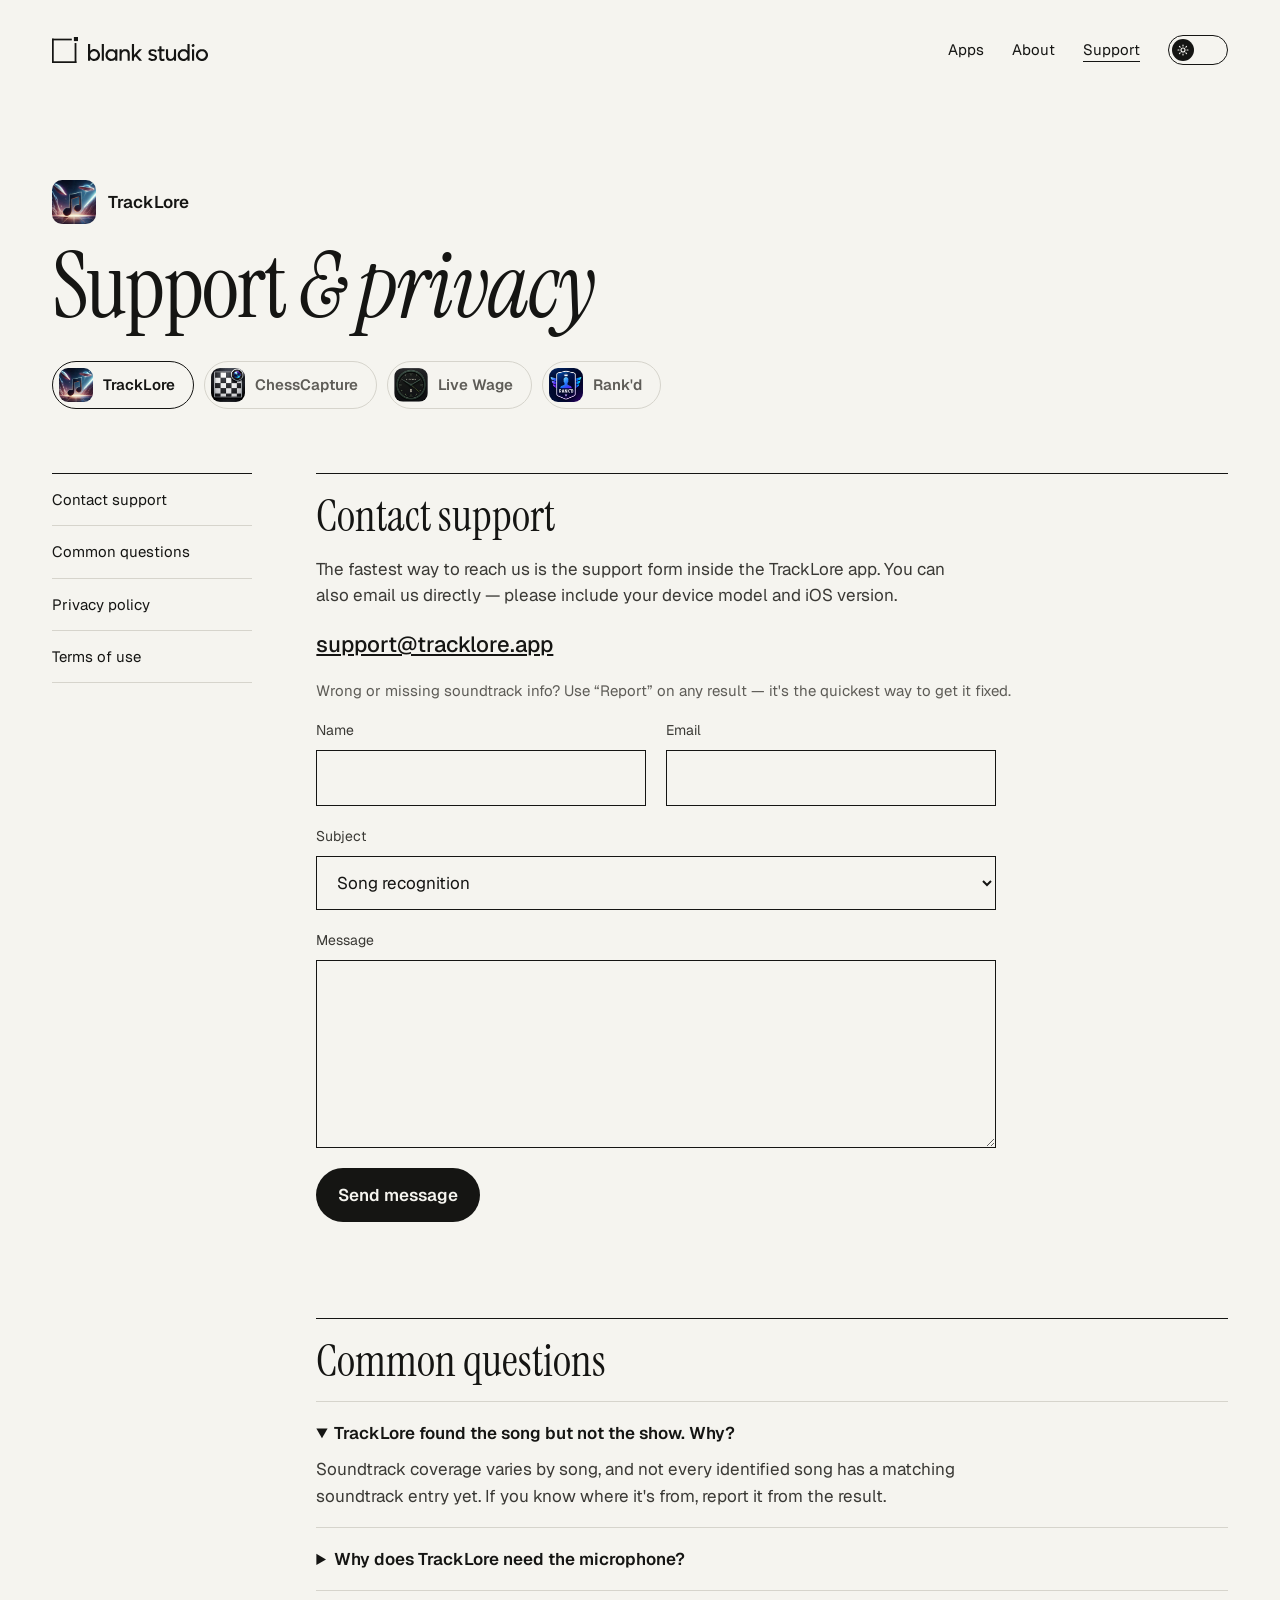
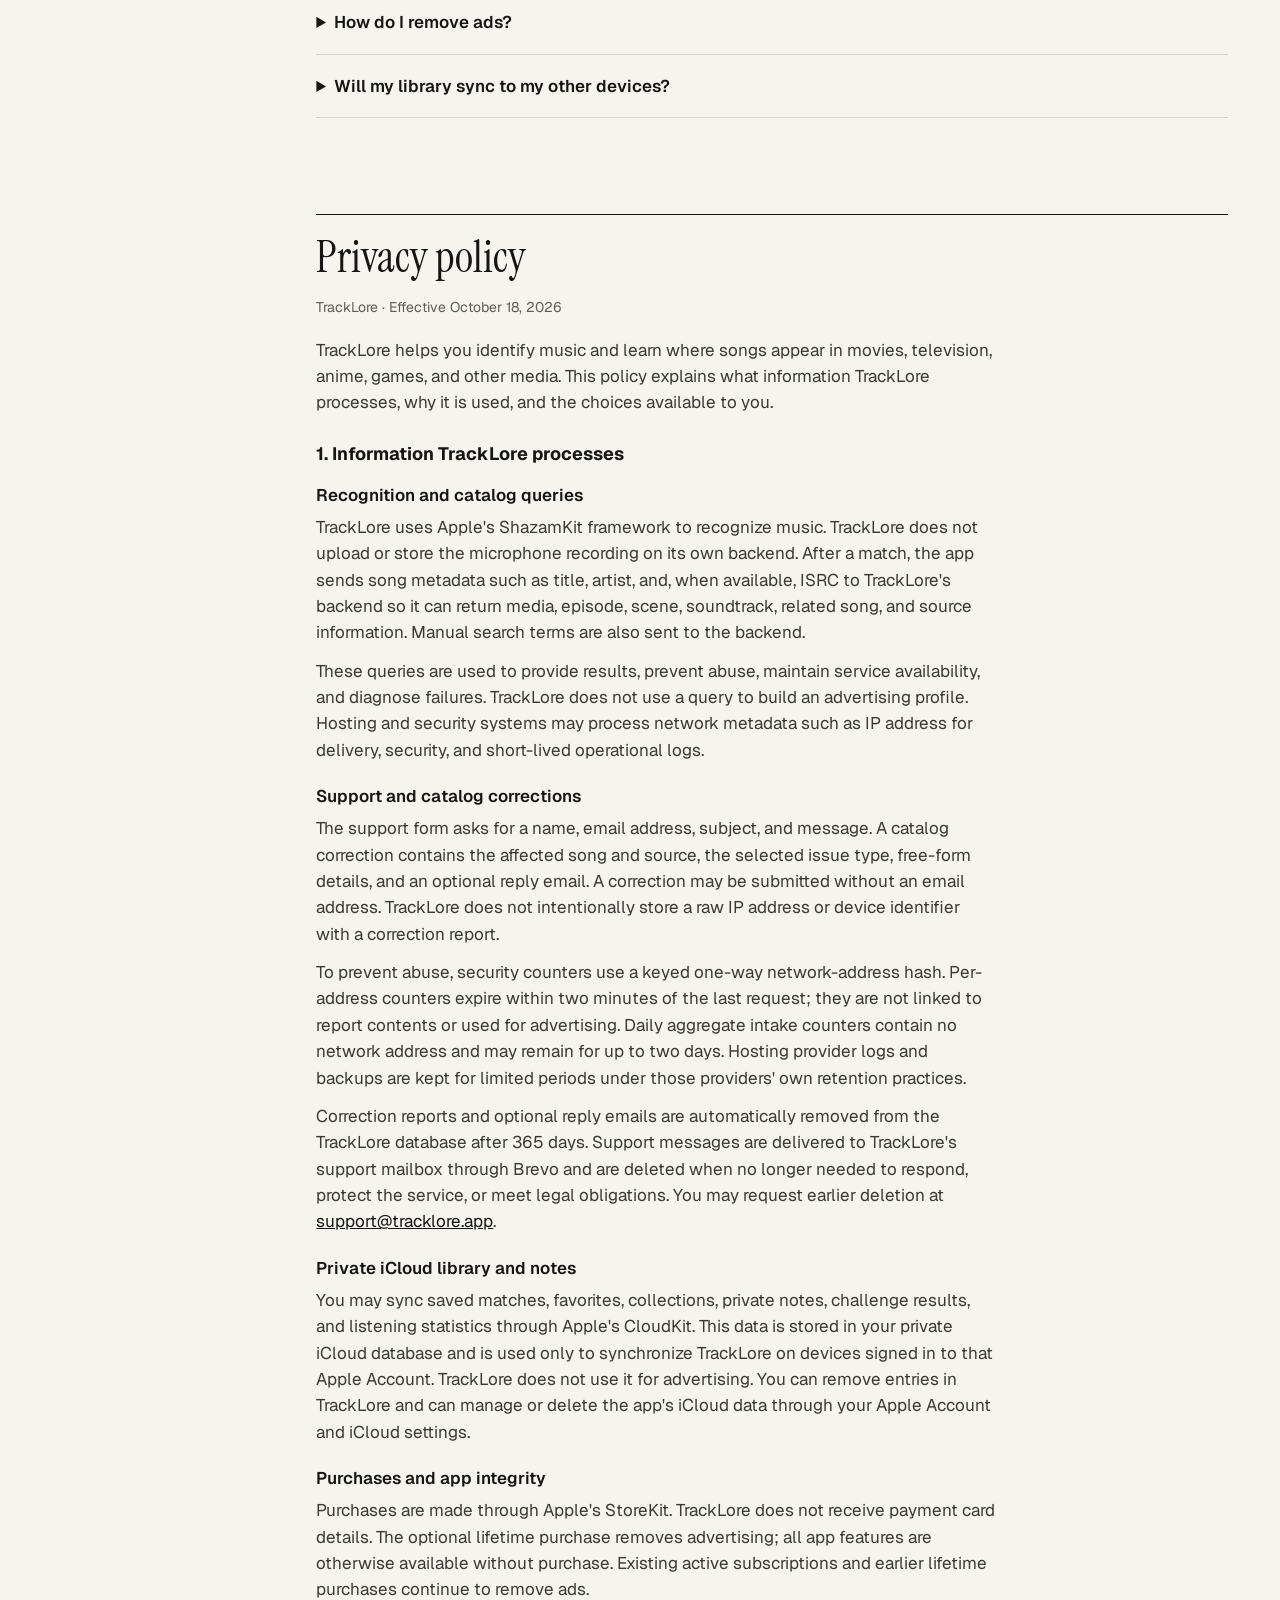
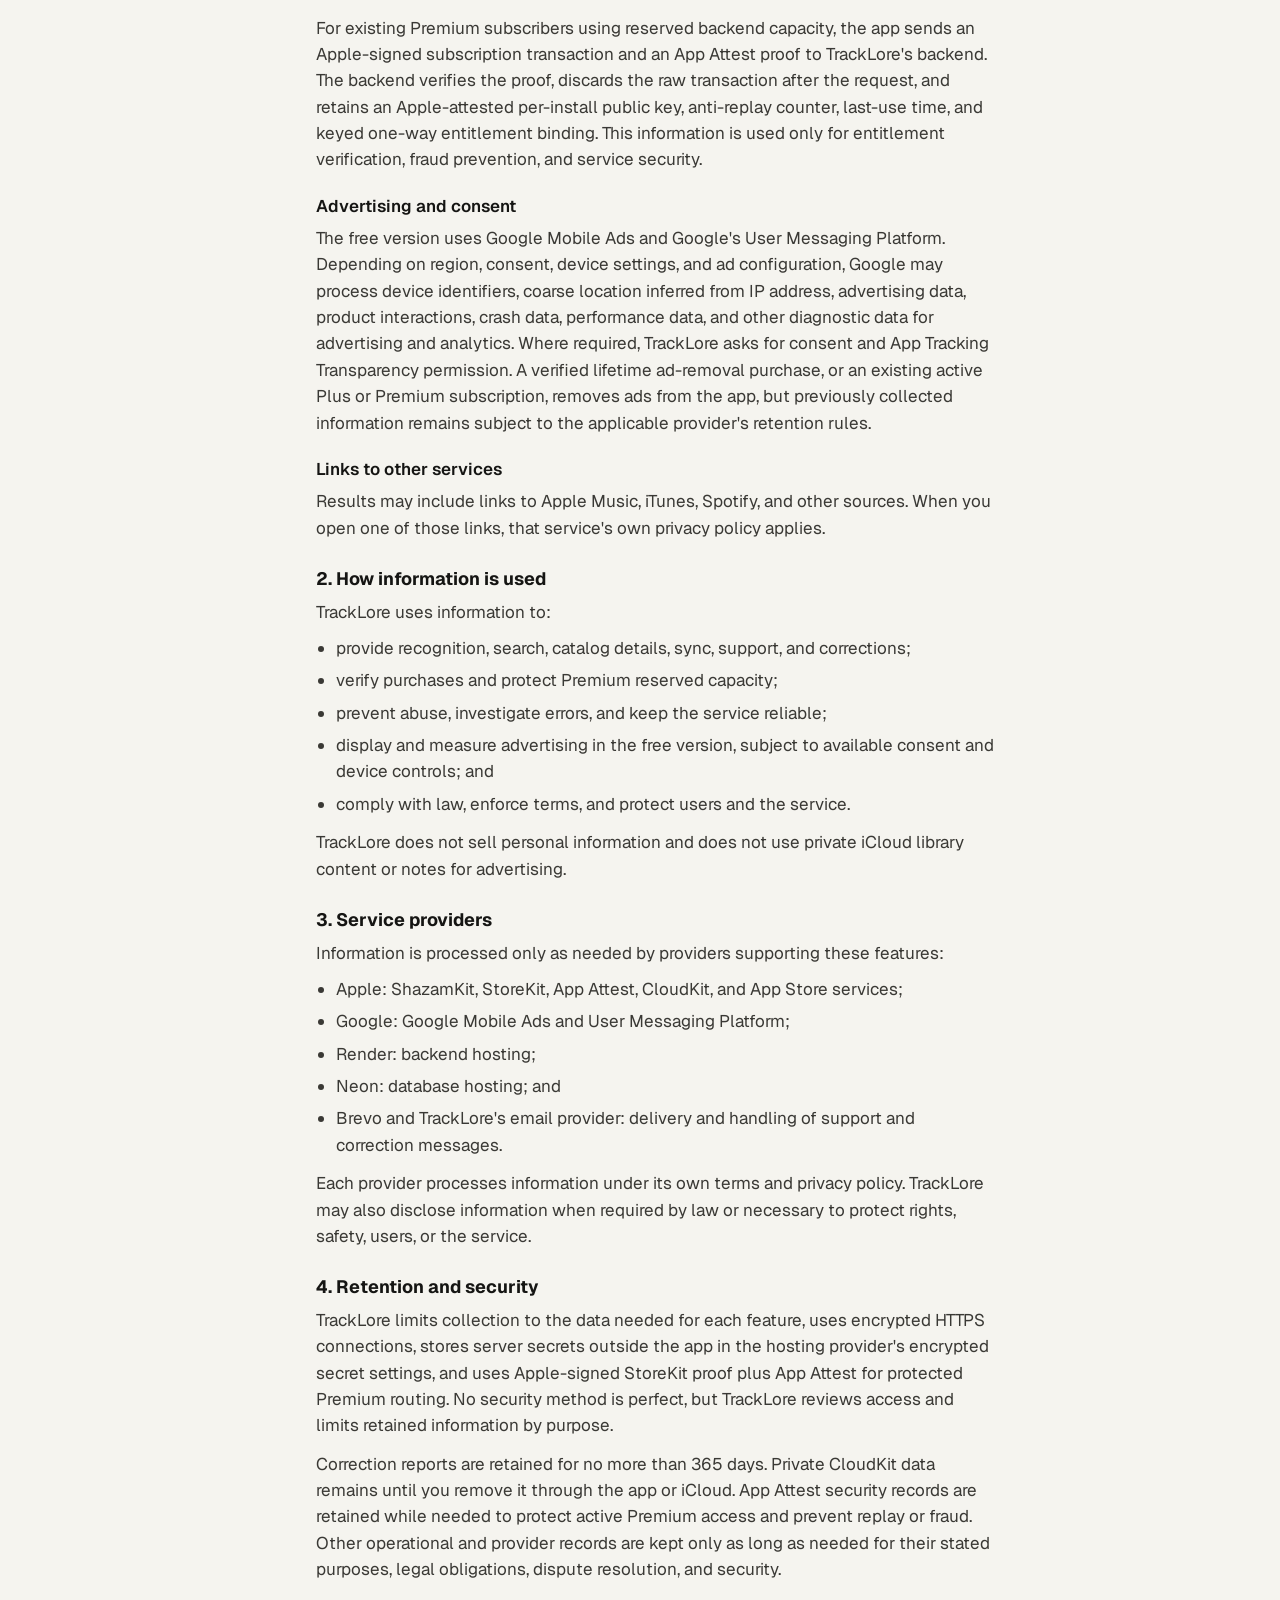
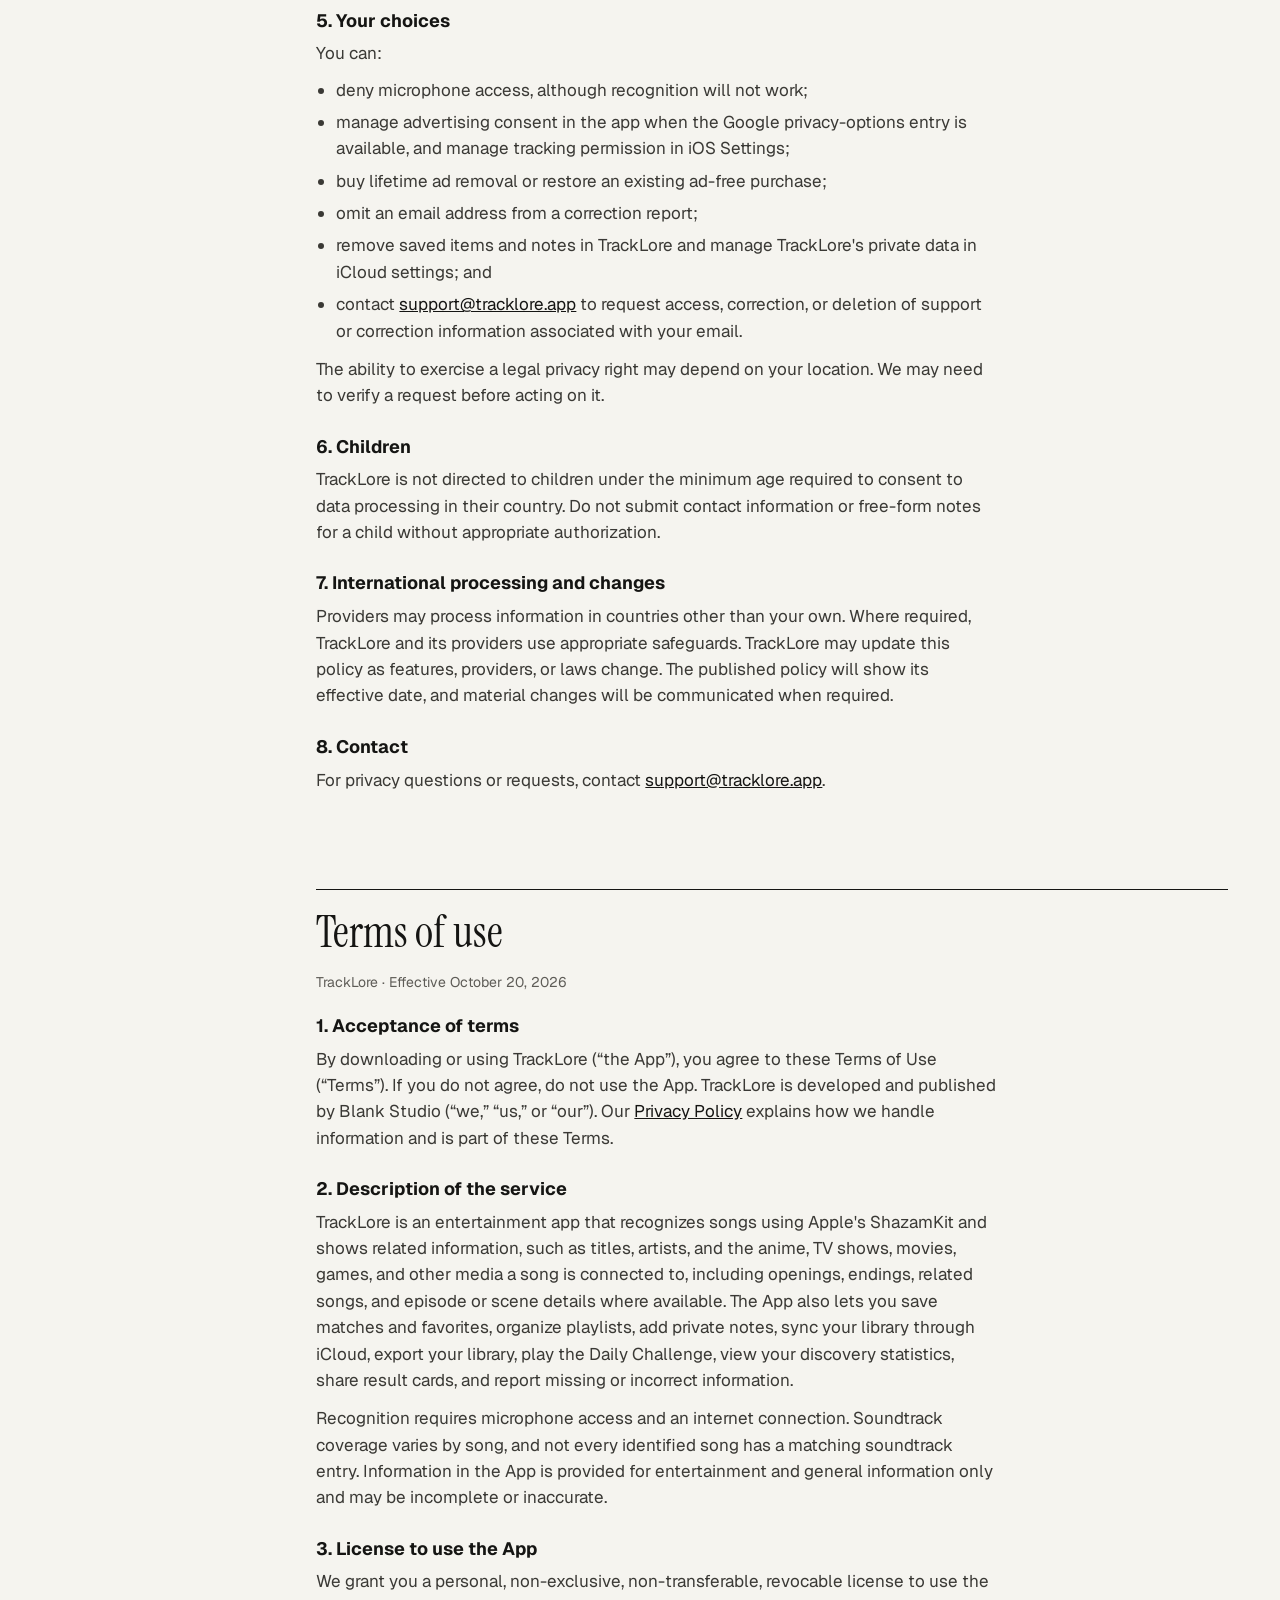
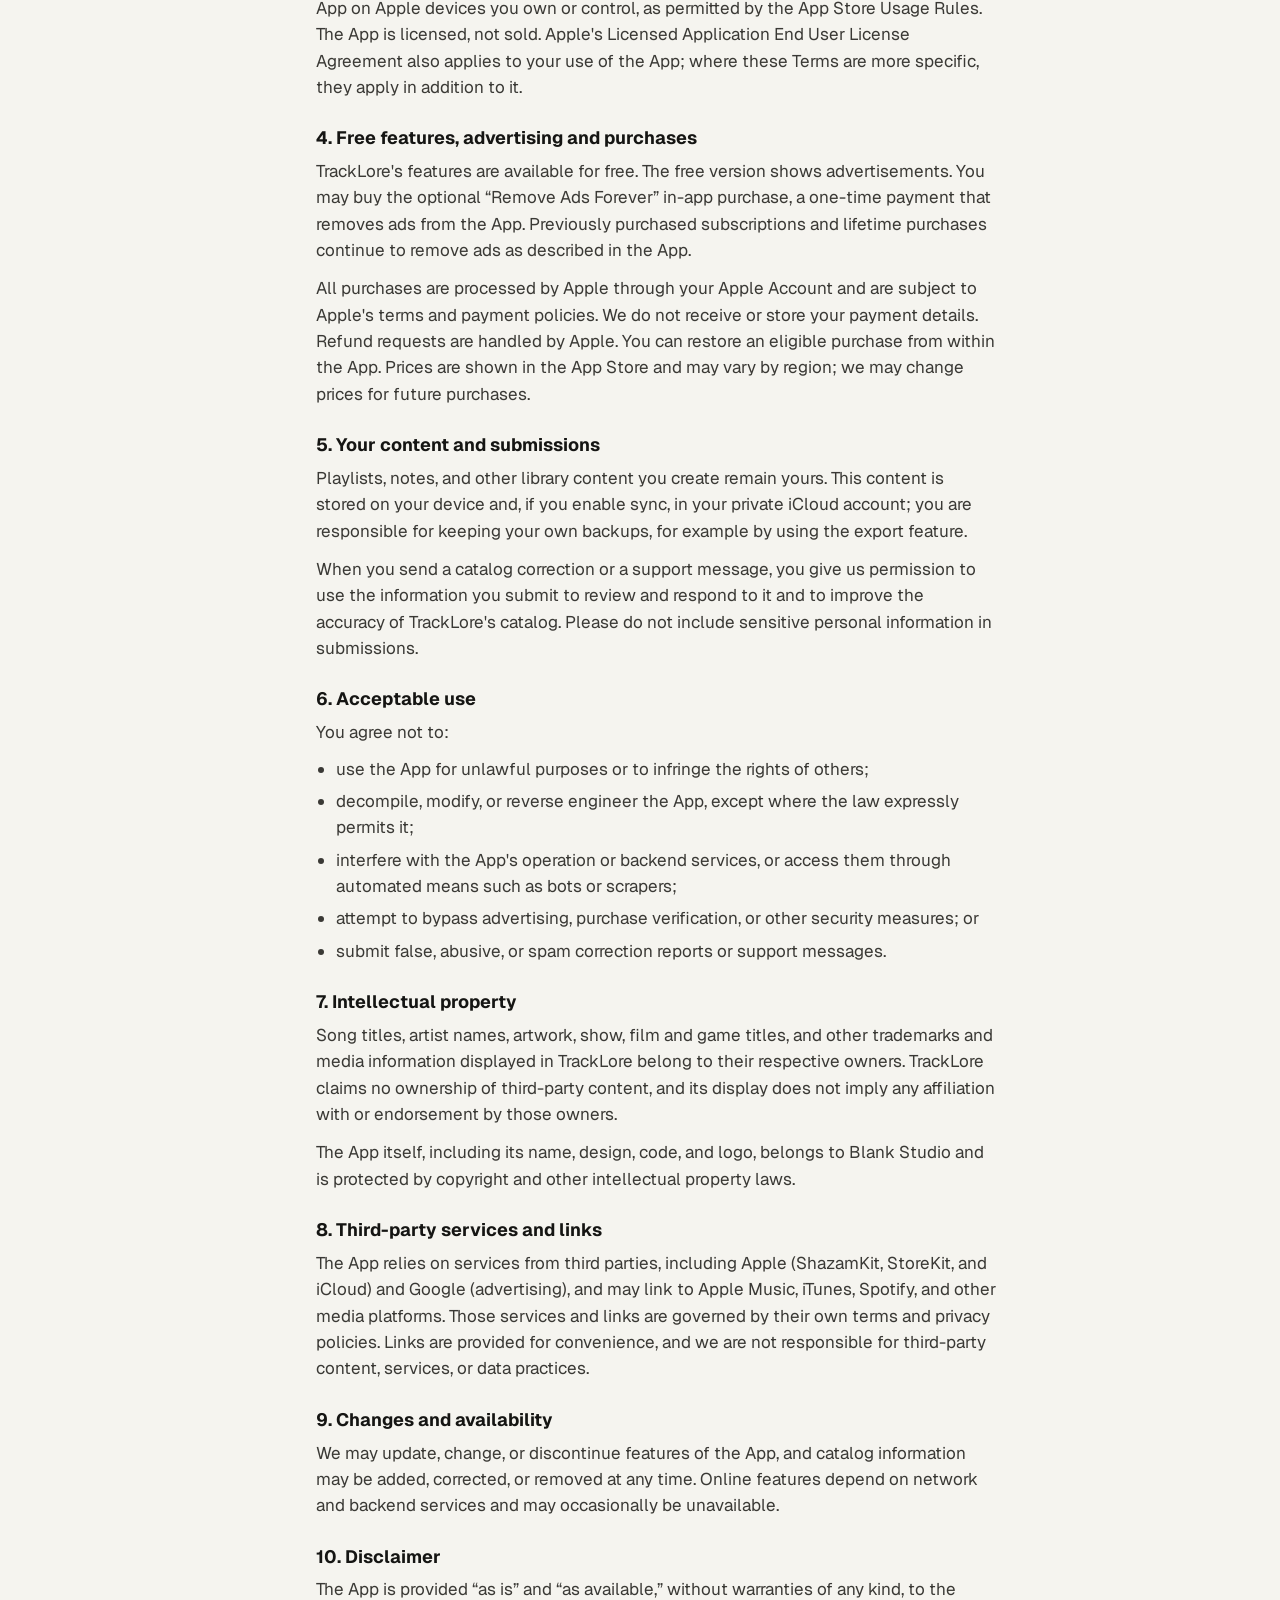
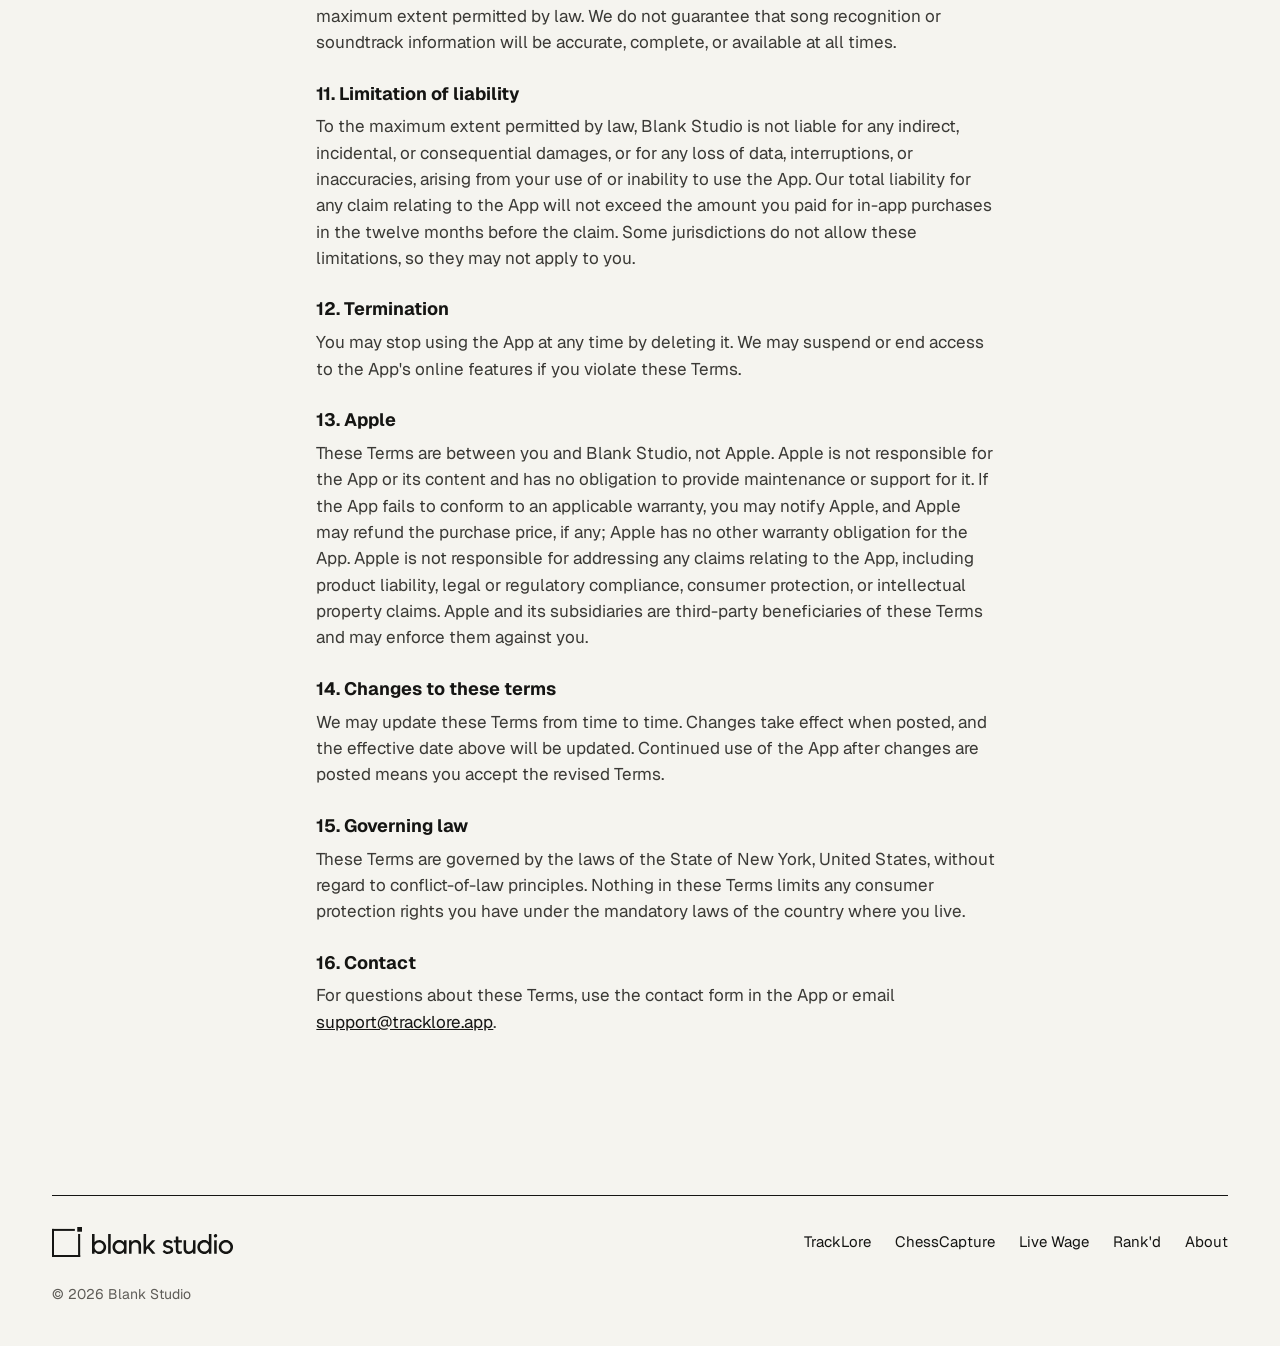
<file: support.html>
<!doctype html>
<html lang="en">
<head>
  <meta charset="utf-8">
  <meta name="viewport" content="width=device-width, initial-scale=1">
  <title>TrackLore Support, Privacy &amp; Terms — Blank Studio</title>
  <meta name="description" content="Get help with TrackLore and read its privacy policy and terms of use.">
  <link rel="icon" href="images/favicon.svg" type="image/svg+xml">
  <link rel="apple-touch-icon" href="images/apple-touch-icon.png">
  <meta property="og:site_name" content="Blank Studio">
  <meta property="og:image" content="https://blankstudio91.github.io/images/og-image.png">
  <meta name="twitter:card" content="summary_large_image">
  <script>(function(){try{var t=localStorage.getItem('theme');if(!t){t=window.matchMedia('(prefers-color-scheme: dark)').matches?'dark':'light';}document.documentElement.setAttribute('data-theme',t);}catch(e){}})();</script>
  <link rel="preconnect" href="https://fonts.googleapis.com">
  <link rel="preconnect" href="https://fonts.gstatic.com" crossorigin>
  <link href="https://fonts.googleapis.com/css2?family=Instrument+Serif:ital@0;1&family=Geist:wght@400;500;600&display=swap" rel="stylesheet">
  <link rel="stylesheet" href="css/styles.css">
</head>
<body>
  <a class="skip-link" href="#main">Skip to content</a>

  <header class="wrap site-header">
    <a class="brand" href="index.html" aria-label="Blank Studio home">
      <img class="logo-mark" src="images/logo-mark.svg" alt="" width="26" height="26">
      <img class="logo-word" src="images/logo-wordmark.svg" alt="" width="120" height="17">
    </a>
    <nav class="nav" aria-label="Main">
      <a href="index.html#apps">Apps</a>
      <a href="about.html">About</a>
      <a href="support.html" aria-current="page">Support</a>
    </nav>
    <button class="theme-toggle" type="button" aria-label="Dark mode" aria-pressed="false">
      <span class="track">
        <span class="knob">
          <svg class="icon-sun" width="12" height="12" viewBox="0 0 24 24" fill="none" stroke="currentColor" stroke-width="2.2" stroke-linecap="round" aria-hidden="true"><circle cx="12" cy="12" r="4"/><path d="M12 2v2M12 20v2M4.9 4.9l1.4 1.4M17.7 17.7l1.4 1.4M2 12h2M20 12h2M4.9 19.1l1.4-1.4M17.7 6.3l1.4-1.4"/></svg>
          <svg class="icon-moon" width="12" height="12" viewBox="0 0 24 24" fill="none" stroke="currentColor" stroke-width="2.2" stroke-linecap="round" stroke-linejoin="round" aria-hidden="true"><path d="M20 14.5A8 8 0 1 1 9.5 4a6.5 6.5 0 0 0 10.5 10.5z"/></svg>
        </span>
      </span>
    </button>
  </header>

  <main id="main">
    <section class="wrap support-hero">
      <div>
        <div class="app-chip">
          <img src="images/tracklore-icon.jpg" alt="" width="44" height="44">
          <span>TrackLore</span>
        </div>
        <h1 class="serif">Support <em>&amp; privacy</em></h1>
      </div>
      <!-- When you add an app, give it its own support page and add a link for it here and on the other support pages. -->
      <nav class="app-switch" aria-label="Choose an app">
        <a href="support.html" aria-current="page"><img src="images/tracklore-icon.jpg" alt="" width="34" height="34">TrackLore</a>
        <a href="chesscapture-support.html"><img src="images/chesscapture-icon.jpg" alt="" width="34" height="34">ChessCapture</a>
        <a href="livewage-support.html"><img src="images/livewage-icon.jpg" alt="" width="34" height="34">Live Wage</a>
        <a href="rankd-support.html"><img src="images/rankd-icon.jpg" alt="" width="34" height="34">Rank'd</a>
      </nav>
    </section>

    <div class="wrap support-layout">
      <nav class="toc" aria-label="On this page">
        <a href="#contact">Contact support</a>
        <a href="#faq">Common questions</a>
        <a href="#privacy">Privacy policy</a>
        <a href="#terms">Terms of use</a>
      </nav>

      <div class="support-main">
        <section id="contact" aria-labelledby="contact-h">
          <h2 id="contact-h" class="serif">Contact support</h2>
          <p class="copy">The fastest way to reach us is the support form inside the TrackLore app. You can also email us directly — please include your device model and iOS version.</p>
          <a class="email" href="mailto:support@tracklore.app">support@tracklore.app</a>
          <p class="muted" style="font-size: 15px">Wrong or missing soundtrack info? Use “Report” on any result — it's the quickest way to get it fixed.</p>
          <!--
            VISUAL ONLY for now: submitting does nothing.
            To make it work later: create a free form at formspree.io with the business email,
            then add  action="https://formspree.io/f/YOUR_FORM_ID" method="POST"  to the <form> tag
            and delete  onsubmit="return false;"
          -->
          <form class="support-form" onsubmit="return false;">
            <input type="hidden" name="app" value="TrackLore">
            <div class="field-row">
              <div class="field">
                <label for="tl-name">Name</label>
                <input id="tl-name" name="name" type="text" autocomplete="name" required>
              </div>
              <div class="field">
                <label for="tl-email">Email</label>
                <input id="tl-email" name="email" type="email" autocomplete="email" required>
              </div>
            </div>
            <div class="field">
              <label for="tl-subject">Subject</label>
              <select id="tl-subject" name="subject">
                <option>Song recognition</option>
                <option>Soundtrack information</option>
                <option>Purchases and ads</option>
                <option>iCloud sync and my library</option>
                <option>Feature idea</option>
                <option>Something else</option>
              </select>
            </div>
            <div class="field">
              <label for="tl-message">Message</label>
              <textarea id="tl-message" name="message" rows="6" required></textarea>
            </div>
            <button class="btn btn-solid" type="submit">Send message</button>
          </form>
        </section>

        <section id="faq" aria-labelledby="faq-h">
          <h2 id="faq-h" class="serif">Common questions</h2>
          <div class="faq">
            <details open>
              <summary>TrackLore found the song but not the show. Why?</summary>
              <p>Soundtrack coverage varies by song, and not every identified song has a matching soundtrack entry yet. If you know where it's from, report it from the result.</p>
            </details>
            <details>
              <summary>Why does TrackLore need the microphone?</summary>
              <p>To recognize the music playing around you. Recognition also needs an internet connection.</p>
            </details>
            <details>
              <summary>How do I remove ads?</summary>
              <p>Buy Remove Ads Forever in the app. It's one payment — no subscription.</p>
            </details>
            <details>
              <summary>Will my library sync to my other devices?</summary>
              <p>Yes — privately through your iCloud account, on supported devices. You can also export your library as JSON or CSV.</p>
            </details>
          </div>
        </section>

        <!-- Source: AppStoreMetadata/PRIVACY_POLICY_DRAFT.md. When the policy changes, update the effective date below. -->
        <section id="privacy" aria-labelledby="privacy-h">
          <h2 id="privacy-h" class="serif">Privacy policy</h2>
          <span class="muted" style="font-size: 14px">TrackLore · Effective October 18, 2026</span>
          <div class="policy">
            <p>TrackLore helps you identify music and learn where songs appear in movies, television, anime, games, and other media. This policy explains what information TrackLore processes, why it is used, and the choices available to you.</p>

            <div>
              <h3>1. Information TrackLore processes</h3>

              <p style="font-weight: 600; color: var(--ink); margin: 14px 0 6px">Recognition and catalog queries</p>
              <p>TrackLore uses Apple's ShazamKit framework to recognize music. TrackLore does not upload or store the microphone recording on its own backend. After a match, the app sends song metadata such as title, artist, and, when available, ISRC to TrackLore's backend so it can return media, episode, scene, soundtrack, related song, and source information. Manual search terms are also sent to the backend.</p>
              <p style="margin-top: 12px">These queries are used to provide results, prevent abuse, maintain service availability, and diagnose failures. TrackLore does not use a query to build an advertising profile. Hosting and security systems may process network metadata such as IP address for delivery, security, and short-lived operational logs.</p>

              <p style="font-weight: 600; color: var(--ink); margin: 20px 0 6px">Support and catalog corrections</p>
              <p>The support form asks for a name, email address, subject, and message. A catalog correction contains the affected song and source, the selected issue type, free-form details, and an optional reply email. A correction may be submitted without an email address. TrackLore does not intentionally store a raw IP address or device identifier with a correction report.</p>
              <p style="margin-top: 12px">To prevent abuse, security counters use a keyed one-way network-address hash. Per-address counters expire within two minutes of the last request; they are not linked to report contents or used for advertising. Daily aggregate intake counters contain no network address and may remain for up to two days. Hosting provider logs and backups are kept for limited periods under those providers' own retention practices.</p>
              <p style="margin-top: 12px">Correction reports and optional reply emails are automatically removed from the TrackLore database after 365 days. Support messages are delivered to TrackLore's support mailbox through Brevo and are deleted when no longer needed to respond, protect the service, or meet legal obligations. You may request earlier deletion at <a href="mailto:support@tracklore.app">support@tracklore.app</a>.</p>

              <p style="font-weight: 600; color: var(--ink); margin: 20px 0 6px">Private iCloud library and notes</p>
              <p>You may sync saved matches, favorites, collections, private notes, challenge results, and listening statistics through Apple's CloudKit. This data is stored in your private iCloud database and is used only to synchronize TrackLore on devices signed in to that Apple Account. TrackLore does not use it for advertising. You can remove entries in TrackLore and can manage or delete the app's iCloud data through your Apple Account and iCloud settings.</p>

              <p style="font-weight: 600; color: var(--ink); margin: 20px 0 6px">Purchases and app integrity</p>
              <p>Purchases are made through Apple's StoreKit. TrackLore does not receive payment card details. The optional lifetime purchase removes advertising; all app features are otherwise available without purchase. Existing active subscriptions and earlier lifetime purchases continue to remove ads.</p>
              <p style="margin-top: 12px">For existing Premium subscribers using reserved backend capacity, the app sends an Apple-signed subscription transaction and an App Attest proof to TrackLore's backend. The backend verifies the proof, discards the raw transaction after the request, and retains an Apple-attested per-install public key, anti-replay counter, last-use time, and keyed one-way entitlement binding. This information is used only for entitlement verification, fraud prevention, and service security.</p>

              <p style="font-weight: 600; color: var(--ink); margin: 20px 0 6px">Advertising and consent</p>
              <p>The free version uses Google Mobile Ads and Google's User Messaging Platform. Depending on region, consent, device settings, and ad configuration, Google may process device identifiers, coarse location inferred from IP address, advertising data, product interactions, crash data, performance data, and other diagnostic data for advertising and analytics. Where required, TrackLore asks for consent and App Tracking Transparency permission. A verified lifetime ad-removal purchase, or an existing active Plus or Premium subscription, removes ads from the app, but previously collected information remains subject to the applicable provider's retention rules.</p>

              <p style="font-weight: 600; color: var(--ink); margin: 20px 0 6px">Links to other services</p>
              <p>Results may include links to Apple Music, iTunes, Spotify, and other sources. When you open one of those links, that service's own privacy policy applies.</p>
            </div>

            <div>
              <h3>2. How information is used</h3>
              <p>TrackLore uses information to:</p>
              <ul style="margin: 10px 0 0; padding-left: 20px; display: flex; flex-direction: column; gap: 6px">
                <li>provide recognition, search, catalog details, sync, support, and corrections;</li>
                <li>verify purchases and protect Premium reserved capacity;</li>
                <li>prevent abuse, investigate errors, and keep the service reliable;</li>
                <li>display and measure advertising in the free version, subject to available consent and device controls; and</li>
                <li>comply with law, enforce terms, and protect users and the service.</li>
              </ul>
              <p style="margin-top: 12px">TrackLore does not sell personal information and does not use private iCloud library content or notes for advertising.</p>
            </div>

            <div>
              <h3>3. Service providers</h3>
              <p>Information is processed only as needed by providers supporting these features:</p>
              <ul style="margin: 10px 0 0; padding-left: 20px; display: flex; flex-direction: column; gap: 6px">
                <li>Apple: ShazamKit, StoreKit, App Attest, CloudKit, and App Store services;</li>
                <li>Google: Google Mobile Ads and User Messaging Platform;</li>
                <li>Render: backend hosting;</li>
                <li>Neon: database hosting; and</li>
                <li>Brevo and TrackLore's email provider: delivery and handling of support and correction messages.</li>
              </ul>
              <p style="margin-top: 12px">Each provider processes information under its own terms and privacy policy. TrackLore may also disclose information when required by law or necessary to protect rights, safety, users, or the service.</p>
            </div>

            <div>
              <h3>4. Retention and security</h3>
              <p>TrackLore limits collection to the data needed for each feature, uses encrypted HTTPS connections, stores server secrets outside the app in the hosting provider's encrypted secret settings, and uses Apple-signed StoreKit proof plus App Attest for protected Premium routing. No security method is perfect, but TrackLore reviews access and limits retained information by purpose.</p>
              <p style="margin-top: 12px">Correction reports are retained for no more than 365 days. Private CloudKit data remains until you remove it through the app or iCloud. App Attest security records are retained while needed to protect active Premium access and prevent replay or fraud. Other operational and provider records are kept only as long as needed for their stated purposes, legal obligations, dispute resolution, and security.</p>
            </div>

            <div>
              <h3>5. Your choices</h3>
              <p>You can:</p>
              <ul style="margin: 10px 0 0; padding-left: 20px; display: flex; flex-direction: column; gap: 6px">
                <li>deny microphone access, although recognition will not work;</li>
                <li>manage advertising consent in the app when the Google privacy-options entry is available, and manage tracking permission in iOS Settings;</li>
                <li>buy lifetime ad removal or restore an existing ad-free purchase;</li>
                <li>omit an email address from a correction report;</li>
                <li>remove saved items and notes in TrackLore and manage TrackLore's private data in iCloud settings; and</li>
                <li>contact <a href="mailto:support@tracklore.app">support@tracklore.app</a> to request access, correction, or deletion of support or correction information associated with your email.</li>
              </ul>
              <p style="margin-top: 12px">The ability to exercise a legal privacy right may depend on your location. We may need to verify a request before acting on it.</p>
            </div>

            <div>
              <h3>6. Children</h3>
              <p>TrackLore is not directed to children under the minimum age required to consent to data processing in their country. Do not submit contact information or free-form notes for a child without appropriate authorization.</p>
            </div>

            <div>
              <h3>7. International processing and changes</h3>
              <p>Providers may process information in countries other than your own. Where required, TrackLore and its providers use appropriate safeguards. TrackLore may update this policy as features, providers, or laws change. The published policy will show its effective date, and material changes will be communicated when required.</p>
            </div>

            <div>
              <h3>8. Contact</h3>
              <p>For privacy questions or requests, contact <a href="mailto:support@tracklore.app">support@tracklore.app</a>.</p>
            </div>
          </div>
        </section>

        <!-- When the terms change, update the effective date below. -->
        <section id="terms" aria-labelledby="terms-h">
          <h2 id="terms-h" class="serif">Terms of use</h2>
          <span class="muted" style="font-size: 14px">TrackLore · Effective October 20, 2026</span>
          <div class="policy">
            <div>
              <h3>1. Acceptance of terms</h3>
              <p>By downloading or using TrackLore (“the App”), you agree to these Terms of Use (“Terms”). If you do not agree, do not use the App. TrackLore is developed and published by Blank Studio (“we,” “us,” or “our”). Our <a href="#privacy">Privacy Policy</a> explains how we handle information and is part of these Terms.</p>
            </div>

            <div>
              <h3>2. Description of the service</h3>
              <p>TrackLore is an entertainment app that recognizes songs using Apple's ShazamKit and shows related information, such as titles, artists, and the anime, TV shows, movies, games, and other media a song is connected to, including openings, endings, related songs, and episode or scene details where available. The App also lets you save matches and favorites, organize playlists, add private notes, sync your library through iCloud, export your library, play the Daily Challenge, view your discovery statistics, share result cards, and report missing or incorrect information.</p>
              <p style="margin-top: 12px">Recognition requires microphone access and an internet connection. Soundtrack coverage varies by song, and not every identified song has a matching soundtrack entry. Information in the App is provided for entertainment and general information only and may be incomplete or inaccurate.</p>
            </div>

            <div>
              <h3>3. License to use the App</h3>
              <p>We grant you a personal, non-exclusive, non-transferable, revocable license to use the App on Apple devices you own or control, as permitted by the App Store Usage Rules. The App is licensed, not sold. Apple's Licensed Application End User License Agreement also applies to your use of the App; where these Terms are more specific, they apply in addition to it.</p>
            </div>

            <div>
              <h3>4. Free features, advertising and purchases</h3>
              <p>TrackLore's features are available for free. The free version shows advertisements. You may buy the optional “Remove Ads Forever” in-app purchase, a one-time payment that removes ads from the App. Previously purchased subscriptions and lifetime purchases continue to remove ads as described in the App.</p>
              <p style="margin-top: 12px">All purchases are processed by Apple through your Apple Account and are subject to Apple's terms and payment policies. We do not receive or store your payment details. Refund requests are handled by Apple. You can restore an eligible purchase from within the App. Prices are shown in the App Store and may vary by region; we may change prices for future purchases.</p>
            </div>

            <div>
              <h3>5. Your content and submissions</h3>
              <p>Playlists, notes, and other library content you create remain yours. This content is stored on your device and, if you enable sync, in your private iCloud account; you are responsible for keeping your own backups, for example by using the export feature.</p>
              <p style="margin-top: 12px">When you send a catalog correction or a support message, you give us permission to use the information you submit to review and respond to it and to improve the accuracy of TrackLore's catalog. Please do not include sensitive personal information in submissions.</p>
            </div>

            <div>
              <h3>6. Acceptable use</h3>
              <p>You agree not to:</p>
              <ul style="margin: 10px 0 0; padding-left: 20px; display: flex; flex-direction: column; gap: 6px">
                <li>use the App for unlawful purposes or to infringe the rights of others;</li>
                <li>decompile, modify, or reverse engineer the App, except where the law expressly permits it;</li>
                <li>interfere with the App's operation or backend services, or access them through automated means such as bots or scrapers;</li>
                <li>attempt to bypass advertising, purchase verification, or other security measures; or</li>
                <li>submit false, abusive, or spam correction reports or support messages.</li>
              </ul>
            </div>

            <div>
              <h3>7. Intellectual property</h3>
              <p>Song titles, artist names, artwork, show, film and game titles, and other trademarks and media information displayed in TrackLore belong to their respective owners. TrackLore claims no ownership of third-party content, and its display does not imply any affiliation with or endorsement by those owners.</p>
              <p style="margin-top: 12px">The App itself, including its name, design, code, and logo, belongs to Blank Studio and is protected by copyright and other intellectual property laws.</p>
            </div>

            <div>
              <h3>8. Third-party services and links</h3>
              <p>The App relies on services from third parties, including Apple (ShazamKit, StoreKit, and iCloud) and Google (advertising), and may link to Apple Music, iTunes, Spotify, and other media platforms. Those services and links are governed by their own terms and privacy policies. Links are provided for convenience, and we are not responsible for third-party content, services, or data practices.</p>
            </div>

            <div>
              <h3>9. Changes and availability</h3>
              <p>We may update, change, or discontinue features of the App, and catalog information may be added, corrected, or removed at any time. Online features depend on network and backend services and may occasionally be unavailable.</p>
            </div>

            <div>
              <h3>10. Disclaimer</h3>
              <p>The App is provided “as is” and “as available,” without warranties of any kind, to the maximum extent permitted by law. We do not guarantee that song recognition or soundtrack information will be accurate, complete, or available at all times.</p>
            </div>

            <div>
              <h3>11. Limitation of liability</h3>
              <p>To the maximum extent permitted by law, Blank Studio is not liable for any indirect, incidental, or consequential damages, or for any loss of data, interruptions, or inaccuracies, arising from your use of or inability to use the App. Our total liability for any claim relating to the App will not exceed the amount you paid for in-app purchases in the twelve months before the claim. Some jurisdictions do not allow these limitations, so they may not apply to you.</p>
            </div>

            <div>
              <h3>12. Termination</h3>
              <p>You may stop using the App at any time by deleting it. We may suspend or end access to the App's online features if you violate these Terms.</p>
            </div>

            <div>
              <h3>13. Apple</h3>
              <p>These Terms are between you and Blank Studio, not Apple. Apple is not responsible for the App or its content and has no obligation to provide maintenance or support for it. If the App fails to conform to an applicable warranty, you may notify Apple, and Apple may refund the purchase price, if any; Apple has no other warranty obligation for the App. Apple is not responsible for addressing any claims relating to the App, including product liability, legal or regulatory compliance, consumer protection, or intellectual property claims. Apple and its subsidiaries are third-party beneficiaries of these Terms and may enforce them against you.</p>
            </div>

            <div>
              <h3>14. Changes to these terms</h3>
              <p>We may update these Terms from time to time. Changes take effect when posted, and the effective date above will be updated. Continued use of the App after changes are posted means you accept the revised Terms.</p>
            </div>

            <div>
              <h3>15. Governing law</h3>
              <p>These Terms are governed by the laws of the State of New York, United States, without regard to conflict-of-law principles. Nothing in these Terms limits any consumer protection rights you have under the mandatory laws of the country where you live.</p>
            </div>

            <div>
              <h3>16. Contact</h3>
              <p>For questions about these Terms, use the contact form in the App or email <a href="mailto:support@tracklore.app">support@tracklore.app</a>.</p>
            </div>
          </div>
        </section>
      </div>
    </div>
  </main>

  <footer class="wrap site-footer">
    <div class="footer-row">
      <a class="brand footer-brand" href="index.html" aria-label="Blank Studio home">
        <img class="logo-mark" src="images/logo-mark.svg" alt="" width="26" height="26">
        <img class="logo-word" src="images/logo-wordmark.svg" alt="" width="120" height="17">
      </a>
      <nav class="footer-nav" aria-label="Footer">
        <a href="tracklore.html">TrackLore</a>
        <a href="chesscapture.html">ChessCapture</a>
        <a href="livewage.html">Live Wage</a>
        <a href="rankd.html">Rank'd</a>
        <a href="about.html">About</a>
      </nav>
    </div>
    <span class="copyright">© 2026 Blank Studio</span>
  </footer>

  <script src="js/theme.js"></script>
</body>
</html>
</file>
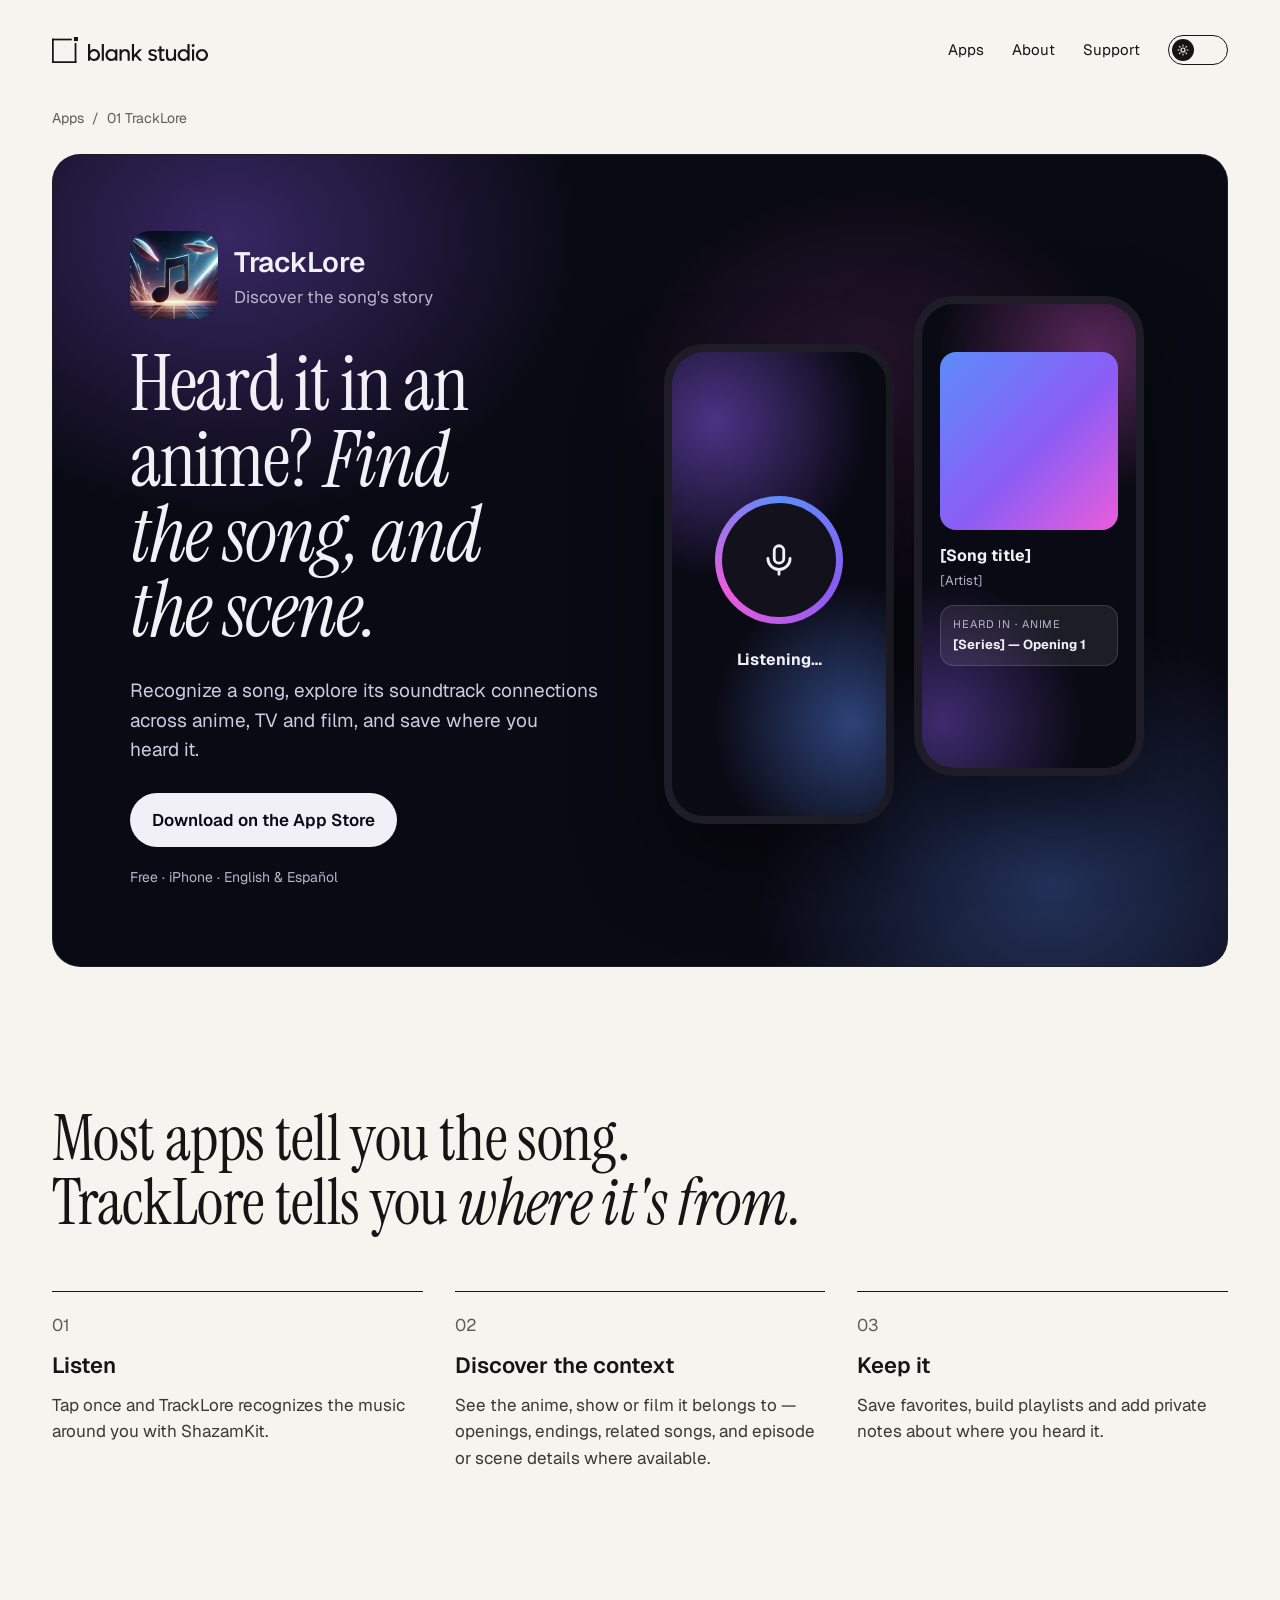
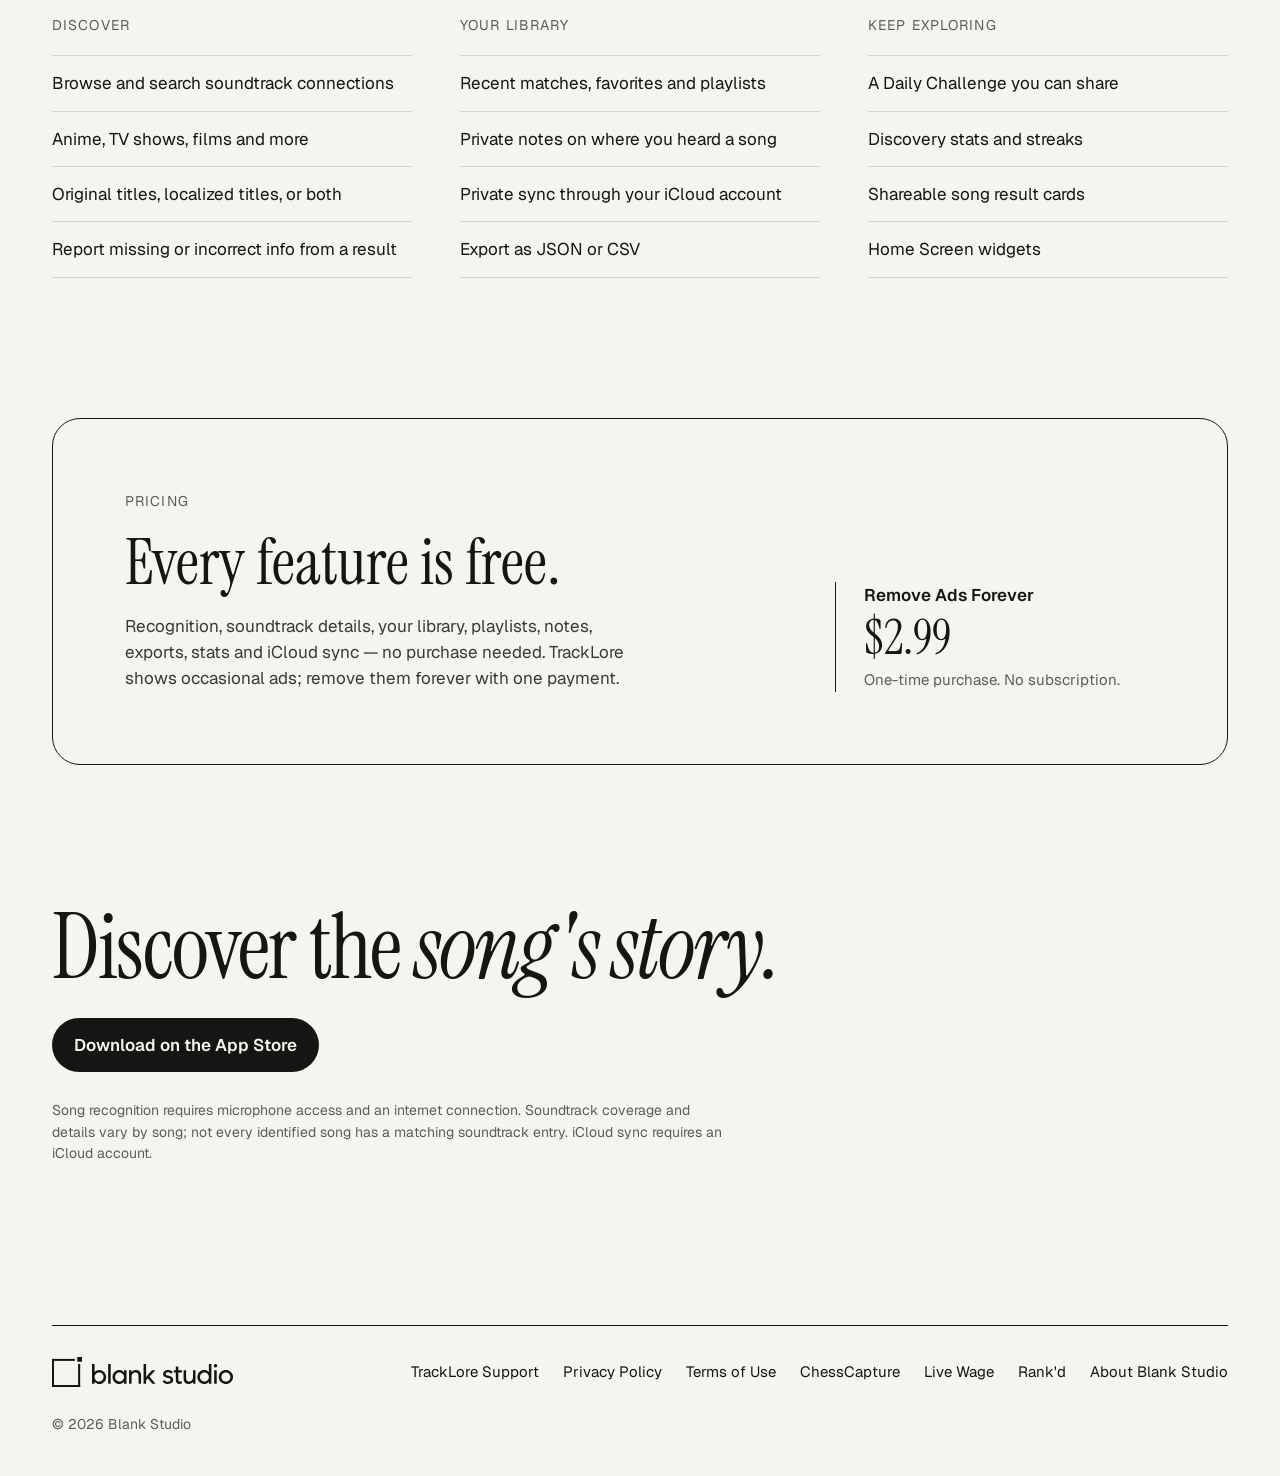
<file: tracklore.html>
<!doctype html>
<html lang="en">
<head>
  <meta charset="utf-8">
  <meta name="viewport" content="width=device-width, initial-scale=1">
  <title>TrackLore — Find the song and the scene it came from</title>
  <meta name="description" content="TrackLore recognizes a song, then shows the anime, TV show or film soundtrack it belongs to. Free on iPhone.">
  <meta property="og:title" content="TrackLore — Discover the song's story">
  <meta property="og:description" content="Recognize a song, explore its soundtrack connections, and save where you heard it.">
  <link rel="icon" href="images/favicon.svg" type="image/svg+xml">
  <link rel="apple-touch-icon" href="images/apple-touch-icon.png">
  <meta property="og:site_name" content="Blank Studio">
  <meta property="og:image" content="https://blankstudio91.github.io/images/tracklore-icon.jpg">
  <meta name="twitter:card" content="summary">
  <script>(function(){try{var t=localStorage.getItem('theme');if(!t){t=window.matchMedia('(prefers-color-scheme: dark)').matches?'dark':'light';}document.documentElement.setAttribute('data-theme',t);}catch(e){}})();</script>
  <link rel="preconnect" href="https://fonts.googleapis.com">
  <link rel="preconnect" href="https://fonts.gstatic.com" crossorigin>
  <link href="https://fonts.googleapis.com/css2?family=Instrument+Serif:ital@0;1&family=Geist:wght@400;500;600&display=swap" rel="stylesheet">
  <link rel="stylesheet" href="css/styles.css">
</head>
<body>
  <a class="skip-link" href="#main">Skip to content</a>

  <header class="wrap site-header">
    <a class="brand" href="index.html" aria-label="Blank Studio home">
      <img class="logo-mark" src="images/logo-mark.svg" alt="" width="26" height="26">
      <img class="logo-word" src="images/logo-wordmark.svg" alt="" width="120" height="17">
    </a>
    <nav class="nav" aria-label="Main">
      <a href="index.html#apps">Apps</a>
      <a href="about.html">About</a>
      <a href="support.html">Support</a>
    </nav>
    <button class="theme-toggle" type="button" aria-label="Dark mode" aria-pressed="false">
      <span class="track">
        <span class="knob">
          <svg class="icon-sun" width="12" height="12" viewBox="0 0 24 24" fill="none" stroke="currentColor" stroke-width="2.2" stroke-linecap="round" aria-hidden="true"><circle cx="12" cy="12" r="4"/><path d="M12 2v2M12 20v2M4.9 4.9l1.4 1.4M17.7 17.7l1.4 1.4M2 12h2M20 12h2M4.9 19.1l1.4-1.4M17.7 6.3l1.4-1.4"/></svg>
          <svg class="icon-moon" width="12" height="12" viewBox="0 0 24 24" fill="none" stroke="currentColor" stroke-width="2.2" stroke-linecap="round" stroke-linejoin="round" aria-hidden="true"><path d="M20 14.5A8 8 0 1 1 9.5 4a6.5 6.5 0 0 0 10.5 10.5z"/></svg>
        </span>
      </span>
    </button>
  </header>

  <main id="main">
    <div class="wrap crumbs">
      <a href="index.html#apps">Apps</a><span aria-hidden="true">/</span><span>01 TrackLore</span>
    </div>

    <section class="wrap tl-hero">
      <div class="tl-panel">
        <div class="aurora" aria-hidden="true"></div>
        <div class="tl-copy">
          <div class="tl-id">
            <img src="images/tracklore-icon.jpg" alt="TrackLore app icon" width="88" height="88">
            <div>
              <span class="name">TrackLore</span>
              <span class="sub">Discover the song's story</span>
            </div>
          </div>
          <h1 class="serif">Heard it in an anime? <em>Find the song, and the scene.</em></h1>
          <p style="font-size: 19px; max-width: 480px">Recognize a song, explore its soundtrack connections across anime, TV and film, and save where you heard it.</p>
          <div class="btn-row" style="gap: 20px">
            <a class="btn btn-light" href="https://apps.apple.com/us/app/tracklore/id6747784234">Download on the App Store</a>
            <span class="small-light">Free · iPhone · English &amp; Español</span>
          </div>
        </div>
        <div class="tl-phones">
          <!-- TODO: replace these drawn phones with real screenshots when ready -->
          <div class="phone is-offset" role="img" aria-label="TrackLore listening screen">
            <div class="mic-ring"><span>
              <svg width="38" height="38" viewBox="0 0 24 24" fill="none" stroke="#F2F0F7" stroke-width="1.8" stroke-linecap="round" stroke-linejoin="round" aria-hidden="true"><rect x="9" y="3" width="6" height="11" rx="3"/><path d="M5 11a7 7 0 0 0 14 0M12 18v3"/></svg>
            </span></div>
            <div class="caption"><strong style="font-size: 16px">Listening…</strong></div>
          </div>
          <div class="phone is-result" role="img" aria-label="TrackLore result screen showing a song and the anime it came from">
            <div class="art"></div>
            <div class="song"><strong>[Song title]</strong><small>[Artist]</small></div>
            <div class="source"><small>Heard in · Anime</small><strong>[Series] — Opening 1</strong></div>
          </div>
        </div>
      </div>
    </section>

    <section class="wrap section">
      <h2 class="serif big-statement">Most apps tell you the song. TrackLore tells you <em>where it's from.</em></h2>
      <ol class="steps">
        <li><span class="muted">01</span><h3>Listen</h3><p>Tap once and TrackLore recognizes the music around you with ShazamKit.</p></li>
        <li><span class="muted">02</span><h3>Discover the context</h3><p>See the anime, show or film it belongs to — openings, endings, related songs, and episode or scene details where available.</p></li>
        <li><span class="muted">03</span><h3>Keep it</h3><p>Save favorites, build playlists and add private notes about where you heard it.</p></li>
      </ol>
    </section>

    <section class="wrap section feature-cols" aria-label="Features">
      <div>
        <span class="eyebrow">Discover</span>
        <ul>
          <li>Browse and search soundtrack connections</li>
          <li>Anime, TV shows, films and more</li>
          <li>Original titles, localized titles, or both</li>
          <li>Report missing or incorrect info from a result</li>
        </ul>
      </div>
      <div>
        <span class="eyebrow">Your library</span>
        <ul>
          <li>Recent matches, favorites and playlists</li>
          <li>Private notes on where you heard a song</li>
          <li>Private sync through your iCloud account</li>
          <li>Export as JSON or CSV</li>
        </ul>
      </div>
      <div>
        <span class="eyebrow">Keep exploring</span>
        <ul>
          <li>A Daily Challenge you can share</li>
          <li>Discovery stats and streaks</li>
          <li>Shareable song result cards</li>
          <li>Home Screen widgets</li>
        </ul>
      </div>
    </section>

    <section class="wrap section">
      <div class="pricing">
        <div class="pricing-copy">
          <span class="eyebrow">Pricing</span>
          <h2 class="serif">Every feature is free.</h2>
          <p>Recognition, soundtrack details, your library, playlists, notes, exports, stats and iCloud sync — no purchase needed. TrackLore shows occasional ads; remove them forever with one payment.</p>
        </div>
        <div class="price-box">
          <span style="font-weight: 600">Remove Ads Forever</span>
          <span class="price">$2.99</span>
          <span class="muted" style="font-size: 15px">One-time purchase. No subscription.</span>
        </div>
      </div>
    </section>

    <section class="wrap section closing">
      <h2 class="serif">Discover the <em>song's story.</em></h2>
      <a class="btn btn-solid" href="https://apps.apple.com/us/app/tracklore/id6747784234">Download on the App Store</a>
      <p class="fine-print">Song recognition requires microphone access and an internet connection. Soundtrack coverage and details vary by song; not every identified song has a matching soundtrack entry. iCloud sync requires an iCloud account.</p>
    </section>
  </main>

  <footer class="wrap site-footer">
    <div class="footer-row">
      <a class="brand footer-brand" href="index.html" aria-label="Blank Studio home">
        <img class="logo-mark" src="images/logo-mark.svg" alt="" width="26" height="26">
        <img class="logo-word" src="images/logo-wordmark.svg" alt="" width="120" height="17">
      </a>
      <nav class="footer-nav" aria-label="Footer">
        <a href="support.html">TrackLore Support</a>
        <a href="support.html#privacy">Privacy Policy</a>
        <a href="support.html#terms">Terms of Use</a>
        <a href="chesscapture.html">ChessCapture</a>
        <a href="livewage.html">Live Wage</a>
        <a href="rankd.html">Rank'd</a>
        <a href="about.html">About Blank Studio</a>
      </nav>
    </div>
    <span class="copyright">© 2026 Blank Studio</span>
  </footer>

  <script src="js/theme.js"></script>
</body>
</html>
</file>
<file: css/styles.css>
/* ==========================================================================
   Blank Studio — site styles
   Colors live in the variables below. Light is the default; dark mode
   switches them when <html data-theme="dark"> is set by js/theme.js.
   ========================================================================== */

:root {
  --bg: #F5F4EF;
  --ink: #151513;
  --muted: #5E5C57;
  --body: #3A3935;
  --line: #D6D4CC;
  --dash: #A8A59C;
  --plinth: #E6E3D9;
  --plinth-edge: #FFFFFF;
  --card: #FBFAF6;
  --spot: rgba(255, 255, 255, 0.95);

  --serif: "Instrument Serif", Georgia, serif;
  --sans: "Geist", "Helvetica Neue", Arial, sans-serif;
  --max: 1240px;
  --gutter: 32px;
  --radius: 28px;

  color-scheme: light;
}

[data-theme="dark"] {
  --bg: #0F0F0E;
  --ink: #EDEBE4;
  --muted: #9B988F;
  --body: #C9C6BD;
  --line: #2E2D2A;
  --dash: #55534D;
  --plinth: #1C1B19;
  --plinth-edge: #34322E;
  --card: #161614;
  --spot: rgba(255, 232, 196, 0.10);

  color-scheme: dark;
}

/* ---------- Base ---------- */

*, *::before, *::after { box-sizing: border-box; }

html { scroll-behavior: smooth; }
@media (prefers-reduced-motion: reduce) {
  html { scroll-behavior: auto; }
  *, *::before, *::after { transition: none !important; }
}

body {
  margin: 0;
  background: var(--bg);
  color: var(--ink);
  font-family: var(--sans);
  font-size: 17px;
  line-height: 1.55;
  -webkit-font-smoothing: antialiased;
  transition: background-color 0.45s ease, color 0.45s ease;
}

img { max-width: 100%; display: block; }
a { color: var(--ink); }
a:hover { color: var(--muted); }
h1, h2, h3, p { margin: 0; }
em { font-style: italic; }

:focus-visible { outline: 2px solid var(--ink); outline-offset: 3px; }

.skip-link {
  position: absolute; left: 16px; top: -48px;
  padding: 10px 16px; background: var(--ink); color: var(--bg);
  border-radius: 999px; text-decoration: none; z-index: 10;
}
.skip-link:focus { top: 16px; color: var(--bg); }

.wrap { max-width: var(--max); margin: 0 auto; padding: 0 var(--gutter); }
.serif { font-family: var(--serif); font-weight: 400; }
.eyebrow { font-size: 14px; letter-spacing: 0.08em; text-transform: uppercase; color: var(--muted); }
.muted { color: var(--muted); }
.plain { text-decoration: none; }
.section { margin-top: 140px; }

/* ---------- Header ---------- */

.site-header {
  display: flex; flex-wrap: wrap; align-items: center; gap: 16px;
  padding-top: 28px; padding-bottom: 28px;
}
.brand { display: flex; align-items: center; gap: 10px; text-decoration: none; color: var(--ink); min-height: 44px; }
.brand:hover { color: var(--ink); opacity: 0.75; }

/* Logo: dark SVGs, inverted to light in dark mode. */
.logo-mark, .logo-word, .logo-full { display: block; transition: filter 0.45s ease; }
[data-theme="dark"] .logo-mark, [data-theme="dark"] .logo-word, [data-theme="dark"] .logo-full { filter: invert(1); }
.logo-mark { width: 26px; height: auto; }
.logo-word { height: 17px; width: auto; margin-top: 4px; }
.footer-brand .logo-mark { width: 30px; }
.footer-brand .logo-word { height: 20px; }

.nav { margin-left: auto; display: flex; flex-wrap: wrap; gap: 28px; font-size: 15px; }
.nav a { text-decoration: none; }
.nav a[aria-current="page"] { text-decoration: underline; text-underline-offset: 6px; }

/* Dark mode toggle */
.theme-toggle {
  font: inherit; display: inline-flex; align-items: center;
  min-height: 44px; padding: 0; margin-left: 12px;
  background: transparent; border: 0; cursor: pointer; color: var(--ink);
}
.theme-toggle .track {
  position: relative; display: block; width: 60px; height: 30px;
  border: 1px solid var(--ink); border-radius: 999px;
}
.theme-toggle .knob {
  position: absolute; top: 3px; left: 3px; width: 22px; height: 22px;
  border-radius: 50%; background: var(--ink); color: var(--bg);
  display: flex; align-items: center; justify-content: center;
  transition: left 0.35s cubic-bezier(0.4, 0, 0.2, 1), background-color 0.45s ease;
}
[data-theme="dark"] .theme-toggle .knob { left: 33px; }
.theme-toggle .icon-moon { display: none; }
[data-theme="dark"] .theme-toggle .icon-moon { display: block; }
[data-theme="dark"] .theme-toggle .icon-sun { display: none; }

/* ---------- Buttons ---------- */

.btn {
  display: inline-flex; align-items: center; gap: 10px;
  min-height: 48px; padding: 14px 22px; border-radius: 999px;
  text-decoration: none; font: inherit; font-weight: 600; cursor: pointer;
}
.btn-outline { border: 1.5px solid var(--ink); color: var(--ink); background: transparent; font-weight: 500; }
.btn-solid { background: var(--ink); color: var(--bg); border: 0; }
.btn-solid:hover { color: var(--bg); opacity: 0.85; }
.btn-light { background: #F2F0F7; color: #0A0A14; }
.btn-light:hover { color: #0A0A14; opacity: 0.9; }
.btn-ghost-light { border: 1.5px solid rgba(242, 240, 247, 0.5); color: #F2F0F7; font-weight: 500; }
.btn-ghost-light:hover { color: #F2F0F7; border-color: #F2F0F7; }
.btn-row { display: flex; flex-wrap: wrap; align-items: center; gap: 12px; }

/* ---------- Home hero ---------- */

.hero { padding-top: 120px; padding-bottom: 96px; display: flex; flex-direction: column; gap: 40px; }
.hero h1 { font-size: clamp(56px, 9vw, 136px); line-height: 0.95; letter-spacing: -0.02em; text-wrap: balance; }
.hero-foot { display: flex; flex-wrap: wrap; gap: 32px; justify-content: space-between; align-items: flex-end; }
.lede { max-width: 520px; font-size: 20px; color: var(--body); text-wrap: pretty; }

/* ---------- Apps index ---------- */

.index-head {
  display: flex; justify-content: space-between; align-items: baseline;
  border-top: 1.5px solid var(--ink); padding: 18px 0;
  font-size: 14px; letter-spacing: 0.08em; text-transform: uppercase;
}
.index-row {
  display: grid; grid-template-columns: 80px 1fr auto; gap: 16px; align-items: baseline;
  padding: 22px 0; border-top: 1px solid var(--line); text-decoration: none;
}
.index-row:last-child { border-bottom: 1px solid var(--line); }
.index-row .num, .index-row .meta { color: var(--muted); }
.index-row .meta { font-size: 15px; }
.index-row .name { font-family: var(--serif); font-size: 40px; line-height: 1; }
.index-row.is-upcoming { color: var(--muted); }
.index-row.is-upcoming .name { font-style: italic; }

/* ---------- TrackLore panel (keeps the app's own dark look in both themes) ---------- */

.tl-panel {
  position: relative; overflow: hidden;
  background: #0A0A14; color: #F2F0F7;
  border: 1px solid rgba(255, 255, 255, 0.08); border-radius: var(--radius);
  display: flex; flex-wrap: wrap; align-items: center; gap: 48px;
  padding: clamp(32px, 6vw, 80px);
}
.tl-panel > * { position: relative; }
.tl-panel .aurora {
  position: absolute; inset: 0; pointer-events: none;
  background:
    radial-gradient(500px 400px at 15% 10%, rgba(140, 92, 245, 0.35), transparent 70%),
    radial-gradient(420px 380px at 85% 90%, rgba(92, 140, 250, 0.30), transparent 70%),
    radial-gradient(360px 300px at 70% 30%, rgba(235, 92, 219, 0.16), transparent 70%);
}
.tl-copy { flex: 1 1 380px; display: flex; flex-direction: column; gap: 28px; }
.tl-copy h2 { font-size: clamp(40px, 5vw, 68px); line-height: 1; letter-spacing: -0.01em; text-wrap: balance; }
.tl-copy p { max-width: 460px; color: #CFCAE0; font-size: 18px; text-wrap: pretty; }
.tl-id { display: flex; align-items: center; gap: 16px; }
.tl-id img { width: 72px; height: 72px; border-radius: 17px; object-fit: cover; }
.tl-id .label { font-size: 14px; letter-spacing: 0.08em; text-transform: uppercase; color: #B9B4CC; }
.tl-id .title { font-size: 22px; font-weight: 600; display: block; }
.tl-phones { flex: 0 1 300px; display: flex; justify-content: center; gap: 20px; flex-wrap: wrap; }

/* Phone mockups */
.phone {
  width: 250px; height: 520px; border-radius: 44px; flex: none;
  background: #0A0A14; color: #F2F0F7; border: 8px solid #1E1D27;
  box-shadow: 0 40px 80px rgba(0, 0, 0, 0.5);
  position: relative; overflow: hidden;
  display: flex; flex-direction: column; align-items: center; justify-content: center; gap: 24px;
}
.phone > * { position: relative; }
.phone::before {
  content: ""; position: absolute; inset: 0;
  background:
    radial-gradient(220px 220px at 20% 15%, rgba(140, 92, 245, 0.5), transparent 70%),
    radial-gradient(200px 200px at 85% 80%, rgba(92, 140, 250, 0.45), transparent 70%);
}
.phone.is-large { width: 270px; height: 560px; border-width: 9px; border-radius: 46px; }
.phone.is-offset { margin-top: 48px; }
.mic-ring {
  width: 140px; height: 140px; border-radius: 50%;
  background: conic-gradient(#5C8CFA, #8C5CF5, #EB5CDB, #5C8CFA);
  display: flex; align-items: center; justify-content: center;
}
.mic-ring span {
  width: calc(100% - 14px); height: calc(100% - 14px); border-radius: 50%;
  background: #12111C; display: flex; align-items: center; justify-content: center;
}
.phone .caption { display: flex; flex-direction: column; align-items: center; gap: 6px; }
.phone .caption strong { font-size: 18px; }
.phone .caption small { font-size: 13px; color: #B9B4CC; }

.phone.is-result { justify-content: flex-start; align-items: stretch; gap: 14px; padding: 48px 18px 18px; }
.phone.is-result::before {
  background:
    radial-gradient(220px 200px at 80% 10%, rgba(235, 92, 219, 0.35), transparent 70%),
    radial-gradient(200px 200px at 10% 90%, rgba(140, 92, 245, 0.4), transparent 70%);
}
.phone .art { width: 100%; aspect-ratio: 1; border-radius: 16px; background: linear-gradient(135deg, #5C8CFA, #8C5CF5 55%, #EB5CDB); }
.phone .song { display: flex; flex-direction: column; gap: 2px; }
.phone .song strong { font-size: 16px; }
.phone .song small { font-size: 13px; color: #B9B4CC; }
.phone .source {
  background: rgba(255, 255, 255, 0.08); border: 1px solid rgba(255, 255, 255, 0.14);
  border-radius: 14px; padding: 10px 12px; display: flex; flex-direction: column; gap: 2px;
}
.phone .source small { font-size: 11px; letter-spacing: 0.08em; text-transform: uppercase; color: #B9B4CC; }
.phone .source strong { font-size: 13px; }

/* ---------- "Coming soon" exhibit ---------- */

.exhibit {
  position: relative; overflow: hidden;
  border: 1px solid var(--line); border-radius: var(--radius);
  background: radial-gradient(620px 460px at 42% -8%, var(--spot), transparent 72%);
  padding: clamp(32px, 6vw, 72px);
  display: flex; flex-wrap: wrap; align-items: flex-end; justify-content: space-between; gap: 48px;
  transition: border-color 0.45s ease;
}
.exhibit-tag { position: absolute; top: clamp(32px, 6vw, 72px); left: clamp(32px, 6vw, 72px); }
.exhibit-stage { flex: 1 1 520px; display: flex; flex-direction: column; align-items: center; padding-top: 72px; }
.velvet {
  position: relative; width: min(440px, 100%); height: 400px;
  border-radius: 48% 48% 10px 10px / 34% 34% 10px 10px;
  background:
    radial-gradient(110% 55% at 50% -6%, rgba(255, 236, 214, 0.26), transparent 58%),
    linear-gradient(90deg,
      rgba(0,0,0,0.5) 0%, rgba(0,0,0,0.05) 9%, rgba(255,255,255,0.08) 16%,
      rgba(0,0,0,0.32) 24%, rgba(255,255,255,0.07) 33%, rgba(0,0,0,0.26) 42%,
      rgba(255,255,255,0.09) 51%, rgba(0,0,0,0.3) 60%, rgba(255,255,255,0.06) 69%,
      rgba(0,0,0,0.32) 79%, rgba(255,255,255,0.05) 88%, rgba(0,0,0,0.55) 100%),
    #5B1D26;
  box-shadow: inset 0 -30px 40px rgba(0, 0, 0, 0.35), 0 30px 50px rgba(0, 0, 0, 0.22);
  display: flex; align-items: center; justify-content: center;
}
.velvet span {
  font-family: var(--serif); font-style: italic;
  font-size: clamp(40px, 5vw, 60px); line-height: 1; color: #F3E6D8;
  text-shadow: 0 2px 12px rgba(0, 0, 0, 0.45);
}
.velvet-hem {
  width: min(500px, 108%); height: 22px; margin-top: -6px;
  border-radius: 0 0 50% 50% / 0 0 100% 100%;
  background:
    linear-gradient(90deg, rgba(0,0,0,0.5) 0%, rgba(0,0,0,0.1) 12%, rgba(255,255,255,0.06) 22%,
      rgba(0,0,0,0.3) 35%, rgba(255,255,255,0.06) 50%, rgba(0,0,0,0.3) 65%,
      rgba(255,255,255,0.05) 80%, rgba(0,0,0,0.5) 100%),
    #4A1720;
}
.plinth {
  width: min(560px, 100%); height: 64px;
  background: var(--plinth); border-top: 2px solid var(--plinth-edge);
  display: flex; align-items: center; justify-content: center;
  transition: background-color 0.45s ease;
}
.plaque {
  font-size: 11px; letter-spacing: 0.3em; text-transform: uppercase; color: #2A2112;
  padding: 7px 16px; border: 1px solid #7A5F2E;
  background: linear-gradient(180deg, #DCC48E, #A98848);
}
.floor-shadow { width: min(620px, 110%); height: 26px; border-radius: 50%; background: radial-gradient(closest-side, rgba(0, 0, 0, 0.22), transparent); }
.wall-label {
  flex: 0 1 260px; background: var(--card); border: 1px solid var(--line);
  padding: 22px 24px; display: flex; flex-direction: column; gap: 4px;
  font-size: 14px; color: var(--body); transition: background-color 0.45s ease;
}
.wall-label .title { font-family: var(--serif); font-style: italic; font-size: 26px; line-height: 1.2; color: var(--ink); }
.wall-label .note { margin-top: 12px; padding-top: 12px; border-top: 1px solid var(--line); }

/* ---------- Footer ---------- */

.site-footer { margin-top: 160px; padding-bottom: 40px; display: flex; flex-direction: column; gap: 20px; }
.footer-row {
  display: flex; flex-wrap: wrap; justify-content: space-between; align-items: center; gap: 20px;
  border-top: 1.5px solid var(--ink); padding-top: 24px; font-size: 15px;
}
.footer-nav { display: flex; flex-wrap: wrap; gap: 24px; }
.footer-nav a { text-decoration: none; }
.copyright { font-size: 14px; color: var(--muted); }

/* ---------- TrackLore page ---------- */

.crumbs { display: flex; gap: 8px; font-size: 14px; color: var(--muted); padding-top: 8px; }
.crumbs a { color: var(--muted); text-decoration: none; }
.tl-hero { margin-top: 24px; }
.tl-hero .tl-panel { gap: 56px; padding: clamp(32px, 6vw, 88px); }
.tl-hero .tl-copy { flex: 1 1 420px; }
.tl-hero h1 { font-size: clamp(48px, 6vw, 88px); line-height: 0.98; letter-spacing: -0.015em; text-wrap: balance; }
.tl-hero .tl-id img { width: 88px; height: 88px; border-radius: 20px; }
.tl-hero .tl-id .name { font-size: 28px; font-weight: 600; letter-spacing: -0.01em; display: block; }
.tl-hero .tl-id .sub { color: #B9B4CC; }
.tl-hero .tl-phones { flex: 1 1 440px; }
.tl-hero .phone { width: 230px; height: 480px; border-radius: 40px; }
.tl-hero .mic-ring { width: 128px; height: 128px; }
.small-light { font-size: 14px; color: #B9B4CC; }

.big-statement { font-size: clamp(40px, 5vw, 72px); line-height: 1; letter-spacing: -0.01em; max-width: 820px; text-wrap: balance; }
.steps {
  list-style: none; margin: 56px 0 0; padding: 0;
  display: grid; grid-template-columns: repeat(auto-fit, minmax(min(300px, 100%), 1fr)); gap: 32px;
}
.steps li { border-top: 1.5px solid var(--ink); padding-top: 20px; display: flex; flex-direction: column; gap: 10px; }
.steps h3 { font-size: 22px; font-weight: 600; }
.steps p { color: var(--body); }

.feature-cols { display: grid; grid-template-columns: repeat(auto-fit, minmax(min(340px, 100%), 1fr)); gap: 48px; }
.feature-cols ul { margin: 18px 0 0; padding: 0; list-style: none; }
.feature-cols li { padding: 14px 0; border-top: 1px solid var(--line); }
.feature-cols li:last-child { border-bottom: 1px solid var(--line); }

.pricing {
  border: 1.5px solid var(--ink); border-radius: var(--radius); padding: clamp(32px, 6vw, 72px);
  display: flex; flex-wrap: wrap; gap: 48px; justify-content: space-between; align-items: flex-end;
}
.pricing-copy { flex: 1 1 420px; display: flex; flex-direction: column; gap: 18px; }
.pricing-copy h2 { font-size: clamp(40px, 5vw, 64px); line-height: 1; }
.pricing-copy p { max-width: 520px; color: var(--body); }
.price-box { flex: 0 1 320px; display: flex; flex-direction: column; gap: 6px; border-left: 1.5px solid var(--ink); padding-left: 28px; }
.price-box .price { font-family: var(--serif); font-size: 48px; line-height: 1; }

.closing { display: flex; flex-direction: column; align-items: flex-start; gap: 28px; }
.closing h2 { font-size: clamp(48px, 7vw, 104px); line-height: 0.95; letter-spacing: -0.02em; }
.fine-print { max-width: 680px; font-size: 14px; color: var(--muted); }

/* ---------- About ---------- */

.about-hero { padding-top: 96px; display: flex; flex-wrap: wrap; gap: 64px; align-items: flex-start; }
.about-copy { flex: 1 1 560px; display: flex; flex-direction: column; gap: 32px; }
.about-copy h1 { font-size: clamp(48px, 7vw, 104px); line-height: 0.95; letter-spacing: -0.02em; text-wrap: balance; }
.about-copy .story { display: flex; flex-direction: column; gap: 18px; max-width: 600px; font-size: 19px; color: var(--body); }
.about-logo { flex: 0 1 340px; align-self: center; display: flex; justify-content: center; padding: 24px 0; }
.about-logo .logo-full { width: min(300px, 70vw); height: auto; }
.photo-placeholder {
  flex: 0 1 380px; aspect-ratio: 4 / 5; border: 1.5px dashed var(--dash); border-radius: 4px;
  display: flex; align-items: center; justify-content: center; color: var(--muted); font-size: 15px;
}
.contact { display: flex; flex-wrap: wrap; gap: 64px; }
.contact-intro { flex: 1 1 360px; display: flex; flex-direction: column; gap: 16px; border-top: 1.5px solid var(--ink); padding-top: 20px; }
.contact-intro h2 { font-size: 48px; line-height: 1; }
.contact-intro p { color: var(--body); max-width: 360px; }
.contact-intro .email { font-size: 20px; font-weight: 500; }
.contact-form { flex: 1 1 520px; display: flex; flex-direction: column; gap: 20px; border-top: 1.5px solid var(--ink); padding-top: 20px; }
.field-row { display: grid; grid-template-columns: repeat(auto-fit, minmax(min(220px, 100%), 1fr)); gap: 20px; }
.field { display: flex; flex-direction: column; gap: 8px; }
.field label { font-size: 14px; color: var(--body); }
.field input, .field textarea, .field select {
  font: inherit; color: var(--ink); padding: 14px 16px;
  border: 1.5px solid var(--ink); border-radius: 0; background: transparent;
}
.field textarea { resize: vertical; }
.contact-form .btn { align-self: flex-start; }

/* ---------- Support & privacy ---------- */

.support-hero { padding-top: 80px; padding-bottom: 64px; display: flex; flex-wrap: wrap; gap: 32px; align-items: flex-end; justify-content: space-between; }
.support-hero h1 { font-size: clamp(48px, 7vw, 96px); line-height: 0.95; letter-spacing: -0.02em; }
.app-chip { display: flex; align-items: center; gap: 12px; margin-bottom: 20px; font-weight: 600; }
.app-chip img { width: 44px; height: 44px; border-radius: 10px; object-fit: cover; }
.app-picker select { min-width: 220px; min-height: 48px; font-size: 16px; }
.support-layout { display: flex; flex-wrap: wrap; gap: 64px; align-items: flex-start; }
.toc { flex: 1 1 200px; max-width: 240px; display: flex; flex-direction: column; border-top: 1.5px solid var(--ink); font-size: 15px; }
.toc a { padding: 14px 0; border-bottom: 1px solid var(--line); text-decoration: none; }
.support-main { flex: 999 1 560px; min-width: 0; display: flex; flex-direction: column; gap: 96px; }
.support-main section { border-top: 1.5px solid var(--ink); padding-top: 20px; display: flex; flex-direction: column; gap: 18px; scroll-margin-top: 24px; }
.support-main h2 { font-size: 44px; line-height: 1; }
.support-main .copy { max-width: 640px; color: var(--body); }
.support-main .email { font-size: 22px; font-weight: 500; }
.faq { display: flex; flex-direction: column; }
.faq details { border-top: 1px solid var(--line); padding: 18px 0; }
.faq details:last-child { border-bottom: 1px solid var(--line); }
.faq summary { font-weight: 600; cursor: pointer; }
.faq p { margin-top: 10px; color: var(--body); max-width: 640px; }
.policy { display: flex; flex-direction: column; gap: 24px; max-width: 680px; color: var(--body); }
.policy h3 { font-size: 18px; color: var(--ink); margin-bottom: 6px; }

/* ---------- Small screens ---------- */

@media (max-width: 640px) {
  :root { --gutter: 20px; --radius: 22px; }
  .hero { padding-top: 64px; padding-bottom: 64px; }
  .section { margin-top: 96px; }
  .index-row { grid-template-columns: 40px 1fr; }
  .index-row .meta { grid-column: 2; }
  .index-row .name { font-size: 32px; }
  .nav { gap: 20px; order: 3; width: 100%; margin-left: 0; }
  .theme-toggle { margin-left: auto; }
  .phone.is-offset { margin-top: 0; }
  .price-box { border-left: 0; padding-left: 0; border-top: 1.5px solid var(--ink); padding-top: 20px; }
  .velvet { height: 300px; }
  .site-footer { margin-top: 112px; }
}

/* ---------- ChessCapture panel (keeps the app's own walnut-and-board look in both themes) ---------- */

.cc-panel {
  position: relative; overflow: hidden;
  background: #231D17; color: #F4EEE3;
  border: 1px solid rgba(255, 255, 255, 0.08); border-radius: var(--radius);
  display: flex; flex-wrap: wrap; align-items: center; gap: 48px;
  padding: clamp(32px, 6vw, 80px);
}
.cc-panel > * { position: relative; }
.cc-panel .board-glow {
  position: absolute; inset: 0; pointer-events: none;
  background:
    radial-gradient(520px 420px at 85% 15%, rgba(231, 212, 177, 0.16), transparent 70%),
    radial-gradient(420px 360px at 10% 95%, rgba(76, 156, 104, 0.22), transparent 70%);
}
.cc-panel .board-pattern {
  position: absolute; right: -60px; bottom: -60px; width: 360px; height: 360px; pointer-events: none;
  background: repeating-conic-gradient(rgba(231, 212, 177, 0.07) 0% 25%, transparent 0% 50%) 0 0 / 90px 90px;
  transform: rotate(-12deg);
}
.cc-panel .tl-copy p { color: #D9CDB8; }
.cc-panel .tl-id .label { color: #CDBFA8; }
.cc-panel .tl-id img { border-radius: 17px; }
.btn-cc { background: #4C9C68; color: #FFFFFF; }
.btn-cc:hover { color: #FFFFFF; background: #3F8758; }
.btn-ghost-cream { border: 1.5px solid rgba(244, 238, 227, 0.5); color: #F4EEE3; font-weight: 500; }
.btn-ghost-cream:hover { color: #F4EEE3; border-color: #F4EEE3; }
.small-cream { font-size: 14px; color: #CDBFA8; }

/* Real app screenshot inside a phone frame */
.phone-shot {
  width: 250px; flex: none; border-radius: 44px; overflow: hidden;
  border: 8px solid #141210; background: #FBF9F6;
  box-shadow: 0 40px 80px rgba(0, 0, 0, 0.45);
}
.phone-shot img { width: 100%; height: auto; }

/* Drawn FEN result card (matches the app's review screen styling) */
.fen-card {
  width: 250px; flex: none; box-sizing: border-box;
  background: #FBF9F6; color: #1A1815; border-radius: 26px; padding: 22px;
  box-shadow: 0 30px 60px rgba(0, 0, 0, 0.4);
  display: flex; flex-direction: column; gap: 14px; font-size: 14px;
}
.fen-card .fen-label { font-size: 11px; letter-spacing: 0.14em; text-transform: uppercase; color: #6B645A; font-weight: 600; }
.fen-card code {
  font-family: ui-monospace, "SF Mono", Menlo, monospace; font-size: 12px; line-height: 1.5;
  background: #F1ECE3; border-radius: 12px; padding: 10px 12px; word-break: break-all; color: #1A1815;
}
.fen-card .fen-btn { border-radius: 12px; padding: 11px 12px; text-align: center; font-weight: 600; }
.fen-card .fen-btn.primary { background: #4C9C68; color: #FFFFFF; }
.fen-card .fen-btn.secondary { background: #F1ECE3; color: #1A1815; }
.fen-card .match { display: flex; align-items: center; gap: 8px; color: #3F8758; font-weight: 600; font-size: 13px; }
.cc-phones { flex: 1 1 440px; display: flex; flex-wrap: wrap; justify-content: center; align-items: flex-start; gap: 20px; }
.cc-phones .phone-shot { width: 230px; }
.cc-phones .fen-card { width: 220px; margin-top: 140px; }
@media (max-width: 640px) { .cc-phones .fen-card { margin-top: 0; width: 250px; } .cc-phones .phone-shot { width: 250px; } }

/* Privacy highlight block on the ChessCapture page */
.on-device {
  border: 1.5px solid var(--ink); border-radius: var(--radius); padding: clamp(32px, 6vw, 72px);
  display: flex; flex-wrap: wrap; gap: 48px; justify-content: space-between; align-items: center;
}
.on-device-copy { flex: 1 1 420px; display: flex; flex-direction: column; gap: 18px; }
.on-device-copy h2 { font-size: clamp(40px, 5vw, 64px); line-height: 1; }
.on-device-copy p { max-width: 560px; color: var(--body); }
.on-device-facts { flex: 0 1 340px; list-style: none; margin: 0; padding: 0 0 0 28px; border-left: 1.5px solid var(--ink); display: flex; flex-direction: column; gap: 14px; }
.on-device-facts strong { display: block; }
.on-device-facts span { color: var(--muted); font-size: 15px; }

/* App switcher on support pages */
.app-switch { display: flex; flex-wrap: wrap; gap: 10px; }
.app-switch a {
  display: inline-flex; align-items: center; gap: 10px; min-height: 48px;
  padding: 6px 18px 6px 6px; border: 1.5px solid var(--line); border-radius: 999px;
  text-decoration: none; font-weight: 600; font-size: 15px;
}
.app-switch a img { width: 34px; height: 34px; border-radius: 9px; object-fit: cover; }
.app-switch a[aria-current="page"] { border-color: var(--ink); }
.app-switch a:not([aria-current="page"]) { color: var(--muted); }
.support-form { display: flex; flex-direction: column; gap: 20px; max-width: 680px; }
.support-form .btn { align-self: flex-start; }
.form-note { font-size: 14px; color: var(--muted); }

/* ---------- Live Wage panel (keeps the app's own charcoal-and-green look in both themes) ---------- */

.lw-panel {
  position: relative; overflow: hidden;
  background: #141312; color: #F8F4ED;
  border: 1px solid rgba(255, 255, 255, 0.08); border-radius: var(--radius);
  display: flex; flex-wrap: wrap; align-items: center; gap: 48px;
  padding: clamp(32px, 6vw, 80px);
}
.lw-panel > * { position: relative; }
.lw-panel .lw-glow {
  position: absolute; inset: 0; pointer-events: none;
  background:
    radial-gradient(520px 420px at 82% 30%, rgba(140, 198, 63, 0.16), transparent 70%),
    radial-gradient(420px 360px at 8% 100%, rgba(140, 198, 63, 0.10), transparent 70%);
}
.lw-panel .lw-ticks {
  position: absolute; right: -140px; bottom: -160px; width: 520px; height: 520px; border-radius: 50%; pointer-events: none;
  background: repeating-conic-gradient(rgba(140, 198, 63, 0.16) 0deg 1.2deg, transparent 1.2deg 6deg);
  -webkit-mask: radial-gradient(circle, transparent 0 62%, #000 62.5% 70%, transparent 70.5%);
  mask: radial-gradient(circle, transparent 0 62%, #000 62.5% 70%, transparent 70.5%);
}
.lw-panel .tl-copy p { color: #D6CEC3; }
.lw-panel .tl-id .label { color: #B8B0A4; }
.lw-green { color: #A6D86A; }
.btn-lw { background: #8CC63F; color: #141312; }
.btn-lw:hover { color: #141312; background: #9DD253; }
.btn-ghost-warm { border: 1.5px solid rgba(248, 244, 237, 0.5); color: #F8F4ED; font-weight: 500; }
.btn-ghost-warm:hover { color: #F8F4ED; border-color: #F8F4ED; }
.small-warm { font-size: 14px; color: #B8B0A4; }
.lw-panel .phone-shot { border-color: #0B0A09; background: #141312; }

/* Drawn weekly summary card (matches the app's Insights styling) */
.lw-card {
  width: 240px; flex: none; box-sizing: border-box;
  background: #23211E; color: #F8F4ED; border: 1px solid #3A3530; border-radius: 26px; padding: 22px;
  box-shadow: 0 30px 60px rgba(0, 0, 0, 0.45);
  display: flex; flex-direction: column; gap: 12px; font-size: 14px;
}
.lw-card .k { font-size: 11px; letter-spacing: 0.14em; text-transform: uppercase; color: #B8B0A4; font-weight: 600; }
.lw-card .big { font-size: 34px; font-weight: 700; color: #8CC63F; letter-spacing: -0.02em; line-height: 1; }
.lw-card .sub { color: #B8B0A4; font-size: 13px; }
.lw-bars { display: grid; grid-template-columns: repeat(5, minmax(0, 1fr)); gap: 8px; align-items: end; height: 92px; }
.lw-bars div { display: flex; flex-direction: column; align-items: center; gap: 6px; height: 100%; justify-content: flex-end; }
.lw-bars i { display: block; width: 100%; border-radius: 6px; background: #8CC63F; }
.lw-bars span { font-size: 11px; color: #9C9488; }
.lw-card .goal { background: #1C1A18; border-radius: 14px; padding: 10px 12px; display: flex; flex-direction: column; gap: 6px; }
.lw-card .goal b { font-size: 13px; }
.lw-card .track { height: 6px; border-radius: 3px; background: #3A3530; overflow: hidden; }
.lw-card .track i { display: block; height: 100%; width: 65%; background: #8CC63F; }
.lw-card .lw-share { border-radius: 12px; padding: 11px 12px; text-align: center; font-weight: 600; background: #F5F1E9; color: #1F1812; }
.cc-phones .lw-card { margin-top: 140px; }
@media (max-width: 640px) { .cc-phones .lw-card { margin-top: 0; width: 250px; } }

/* ---------- Rank'd panel (keeps the app's own midnight blue-and-violet look in both themes) ---------- */

.rk-panel {
  position: relative; overflow: hidden;
  background: #060A1F; color: #F2F4FF;
  border: 1px solid rgba(255, 255, 255, 0.08); border-radius: var(--radius);
  display: flex; flex-wrap: wrap; align-items: center; gap: 48px;
  padding: clamp(32px, 6vw, 80px);
}
.rk-panel > * { position: relative; }
.rk-panel .rk-glow {
  position: absolute; inset: 0; pointer-events: none;
  background:
    radial-gradient(560px 440px at 80% 30%, rgba(64, 156, 255, 0.20), transparent 70%),
    radial-gradient(480px 400px at 95% 100%, rgba(140, 82, 255, 0.26), transparent 70%),
    radial-gradient(420px 360px at 0% 100%, rgba(64, 156, 255, 0.10), transparent 70%);
}
.rk-panel .rk-wings {
  position: absolute; right: -60px; top: 50%; width: 560px; height: 360px; transform: translateY(-50%); pointer-events: none; opacity: 0.16;
  background: repeating-linear-gradient(-18deg, transparent 0 34px, #6FB8FF 34px 44px);
  -webkit-mask: linear-gradient(90deg, transparent, #000 40%, #000 60%, transparent);
  mask: linear-gradient(90deg, transparent, #000 40%, #000 60%, transparent);
}
.rk-panel .tl-copy p { color: #C9CDE6; }
.rk-panel .tl-id .label { color: #A3A9CC; }
.rk-blue { color: #7CC0FF; }
.btn-rk { background: linear-gradient(90deg, #3F8CFF, #8A52FF); color: #FFFFFF; }
.btn-rk:hover { color: #FFFFFF; filter: brightness(1.1); }
.btn-ghost-rk { border: 1.5px solid rgba(242, 244, 255, 0.5); color: #F2F4FF; font-weight: 500; }
.btn-ghost-rk:hover { color: #F2F4FF; border-color: #F2F4FF; }
.small-rk { font-size: 14px; color: #A3A9CC; }

/* Drawn Life Card (matches the app's player card) */
.rk-card {
  width: 280px; flex: none; box-sizing: border-box;
  background: linear-gradient(160deg, #2A3140 0%, #1B1F2B 45%, #2B1D2C 100%);
  color: #FFFFFF; border: 3px solid #C9CEDA; border-radius: 22px; padding: 20px 20px 16px;
  box-shadow: 0 0 0 1px rgba(255,255,255,0.06) inset, 0 30px 70px rgba(0, 0, 0, 0.55), 0 0 60px rgba(90, 140, 255, 0.18);
  display: flex; flex-direction: column; gap: 14px; font-size: 12px;
}
.rk-card .top { display: flex; justify-content: space-between; align-items: flex-start; }
.rk-card .ovr { display: flex; flex-direction: column; line-height: 1; }
.rk-card .ovr b { font-size: 46px; font-weight: 800; letter-spacing: -0.02em; }
.rk-card .ovr span, .rk-card .lvl { font-size: 10px; letter-spacing: 0.2em; color: #A7ADBD; font-weight: 600; margin-top: 6px; }
.rk-card .tier { display: flex; flex-direction: column; align-items: flex-end; gap: 6px; }
.rk-card .badge { border: 1px solid #8F96A8; background: rgba(255,255,255,0.06); border-radius: 6px; padding: 4px 8px; font-size: 11px; font-weight: 700; letter-spacing: 0.12em; color: #D9DDE6; }
.rk-card .avatar {
  width: 92px; height: 92px; border-radius: 50%; align-self: center;
  background: linear-gradient(135deg, #4F8DF5, #C673C9); border: 2px solid rgba(255,255,255,0.35);
  display: grid; place-items: center; font-size: 30px; font-weight: 800; letter-spacing: 0.02em;
}
.rk-card .who { text-align: center; font-size: 20px; font-weight: 800; letter-spacing: 0.04em; padding-bottom: 12px; border-bottom: 1px solid rgba(255,255,255,0.14); }
.rk-card dl { display: grid; grid-template-columns: 1fr auto 1fr auto; gap: 9px 10px; margin: 0; }
.rk-card dt { color: #A7ADBD; font-size: 10px; letter-spacing: 0.14em; font-weight: 600; }
.rk-card dd { margin: 0; font-weight: 800; font-size: 13px; text-align: right; }
.rk-card .foot { display: flex; justify-content: space-between; color: #A7ADBD; font-size: 10px; letter-spacing: 0.14em; font-weight: 600; }

/* Drawn squad leaderboard */
.rk-squad {
  width: 240px; flex: none; box-sizing: border-box;
  background: #10152B; color: #F2F4FF; border: 1px solid #262D4D; border-radius: 22px; padding: 20px;
  box-shadow: 0 30px 60px rgba(0, 0, 0, 0.45);
  display: flex; flex-direction: column; gap: 10px; font-size: 14px;
}
.rk-squad .k { font-size: 11px; letter-spacing: 0.16em; text-transform: uppercase; color: #A3A9CC; font-weight: 700; }
.rk-squad ol { list-style: none; margin: 0; padding: 0; display: flex; flex-direction: column; gap: 8px; }
.rk-squad li { display: grid; grid-template-columns: 18px 32px 1fr auto; align-items: center; gap: 8px; background: #171D38; border-radius: 12px; padding: 8px 10px; }
.rk-squad li.me { outline: 1.5px solid #5B8CFF; }
.rk-squad .n { color: #A3A9CC; font-weight: 700; font-size: 12px; }
.rk-squad .av { width: 32px; height: 32px; border-radius: 50%; display: grid; place-items: center; font-size: 12px; font-weight: 800; background: linear-gradient(135deg, #4F8DF5, #8A52FF); }
.rk-squad .nm { display: flex; flex-direction: column; line-height: 1.2; font-weight: 600; }
.rk-squad .nm small { font-size: 10px; letter-spacing: 0.12em; font-weight: 700; }
.rk-squad .sc { font-weight: 800; font-size: 18px; }
.rk-squad .gold { color: #F2C14E; } .rk-squad .silver { color: #C9CEDA; } .rk-squad .bronze { color: #D08A57; }
.rk-squad .rk-share { border-radius: 12px; padding: 11px 12px; text-align: center; font-weight: 700; background: linear-gradient(90deg, #3F8CFF, #8A52FF); color: #fff; margin-top: 4px; }
.cc-phones .rk-squad { margin-top: 140px; }
@media (max-width: 640px) { .cc-phones .rk-squad { margin-top: 0; width: 260px; } .rk-card { width: 260px; } }
</file>
